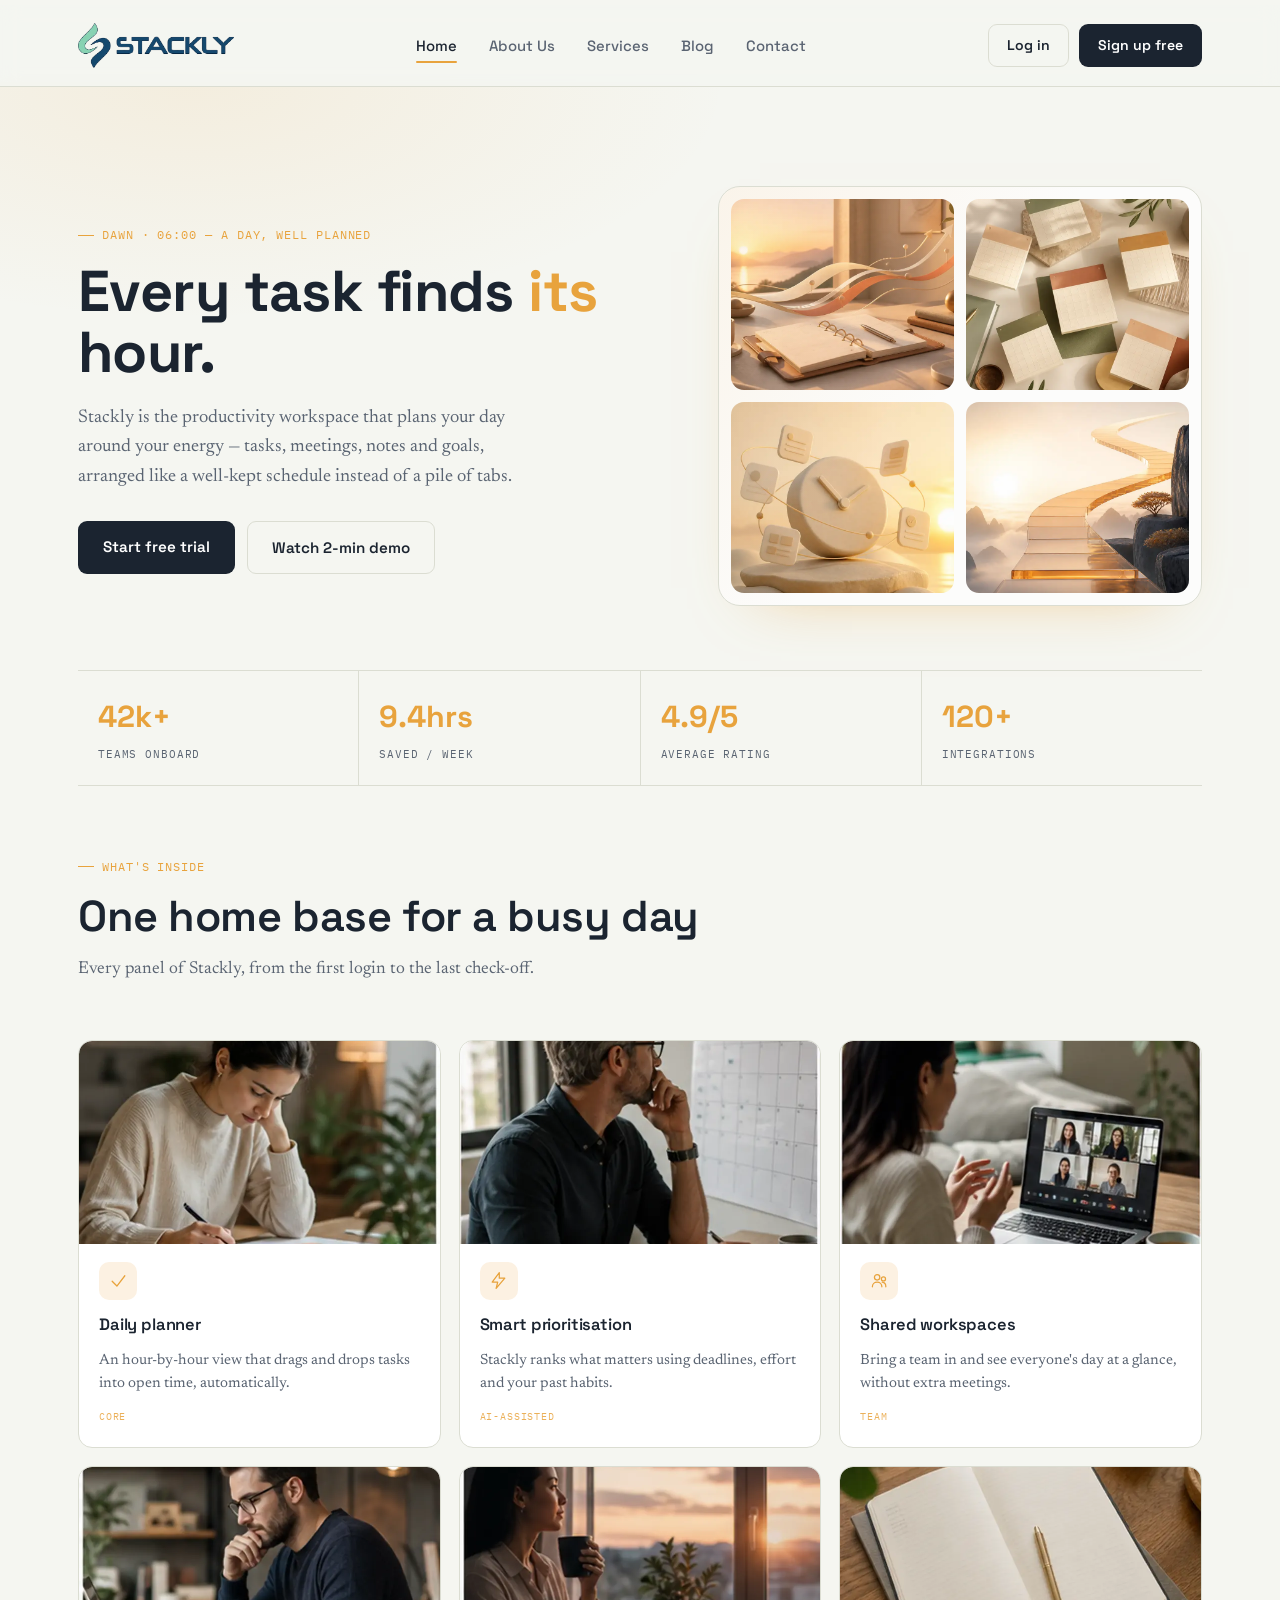
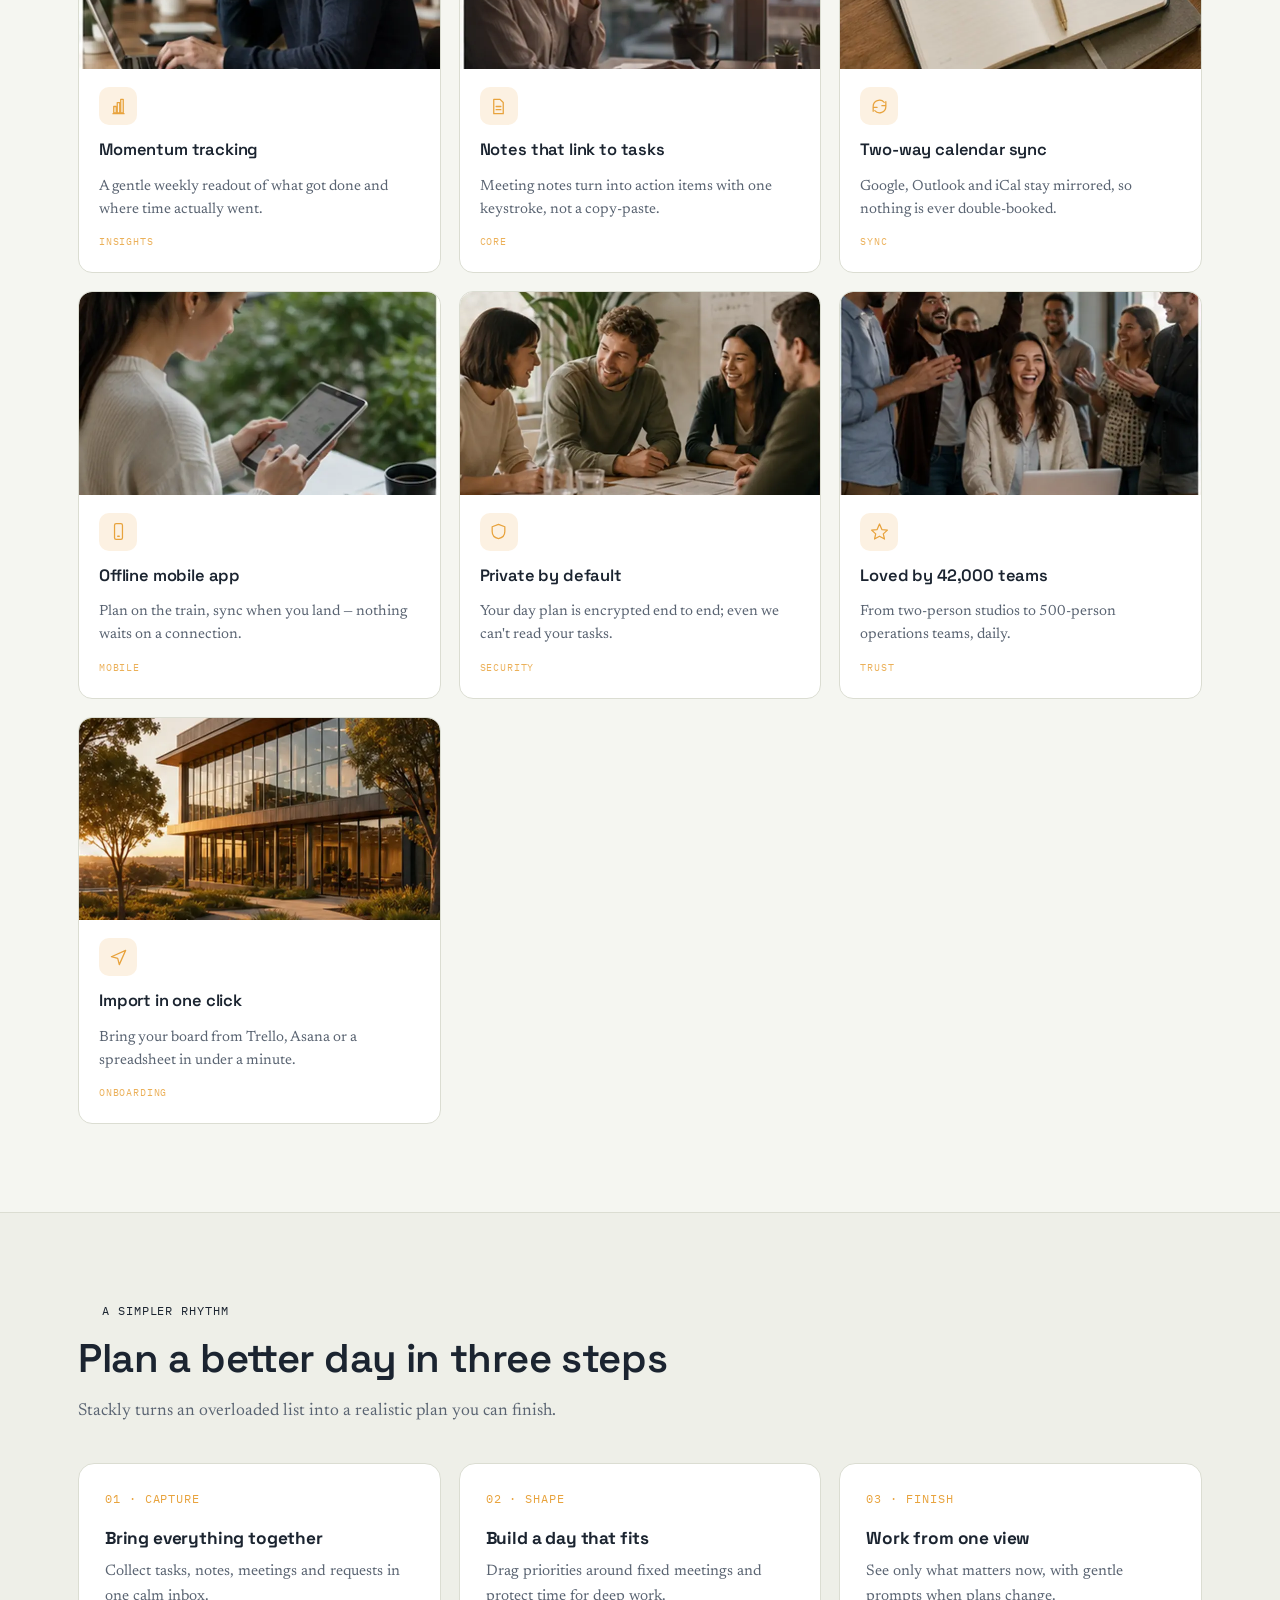
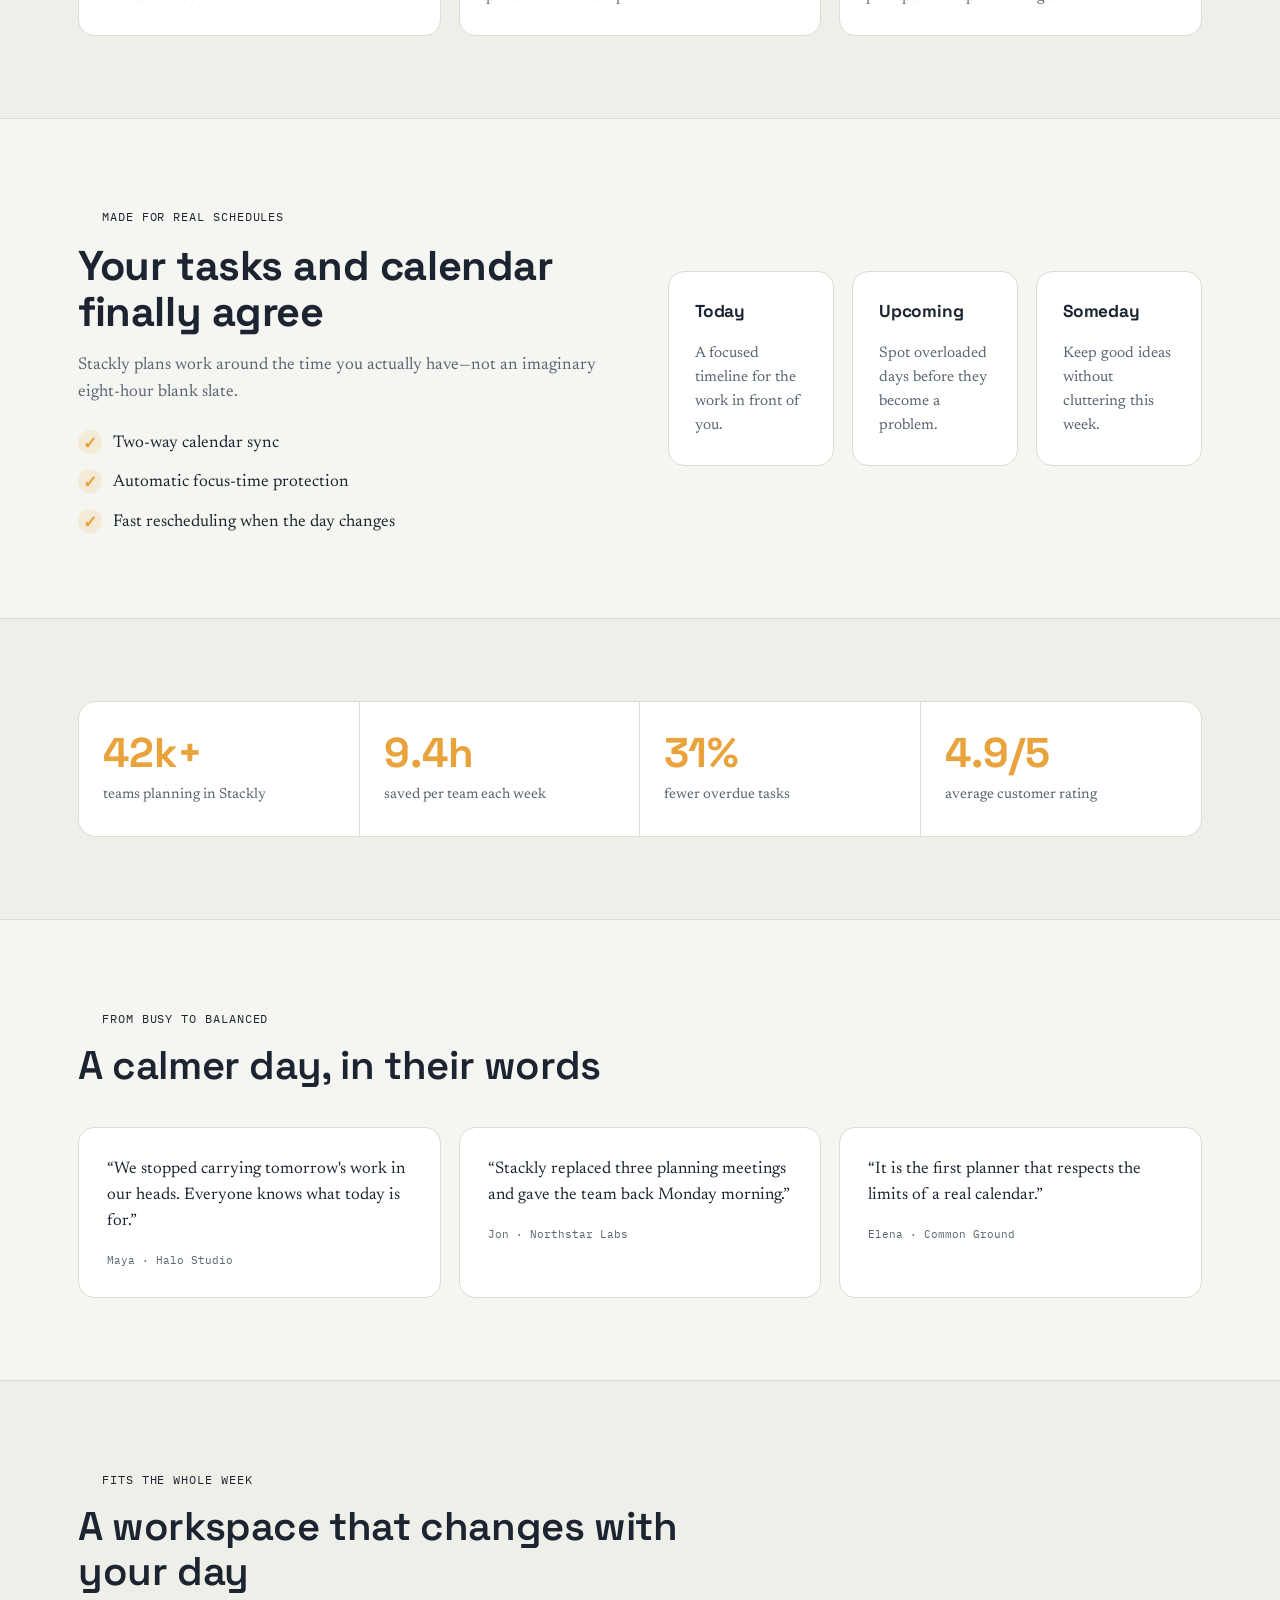
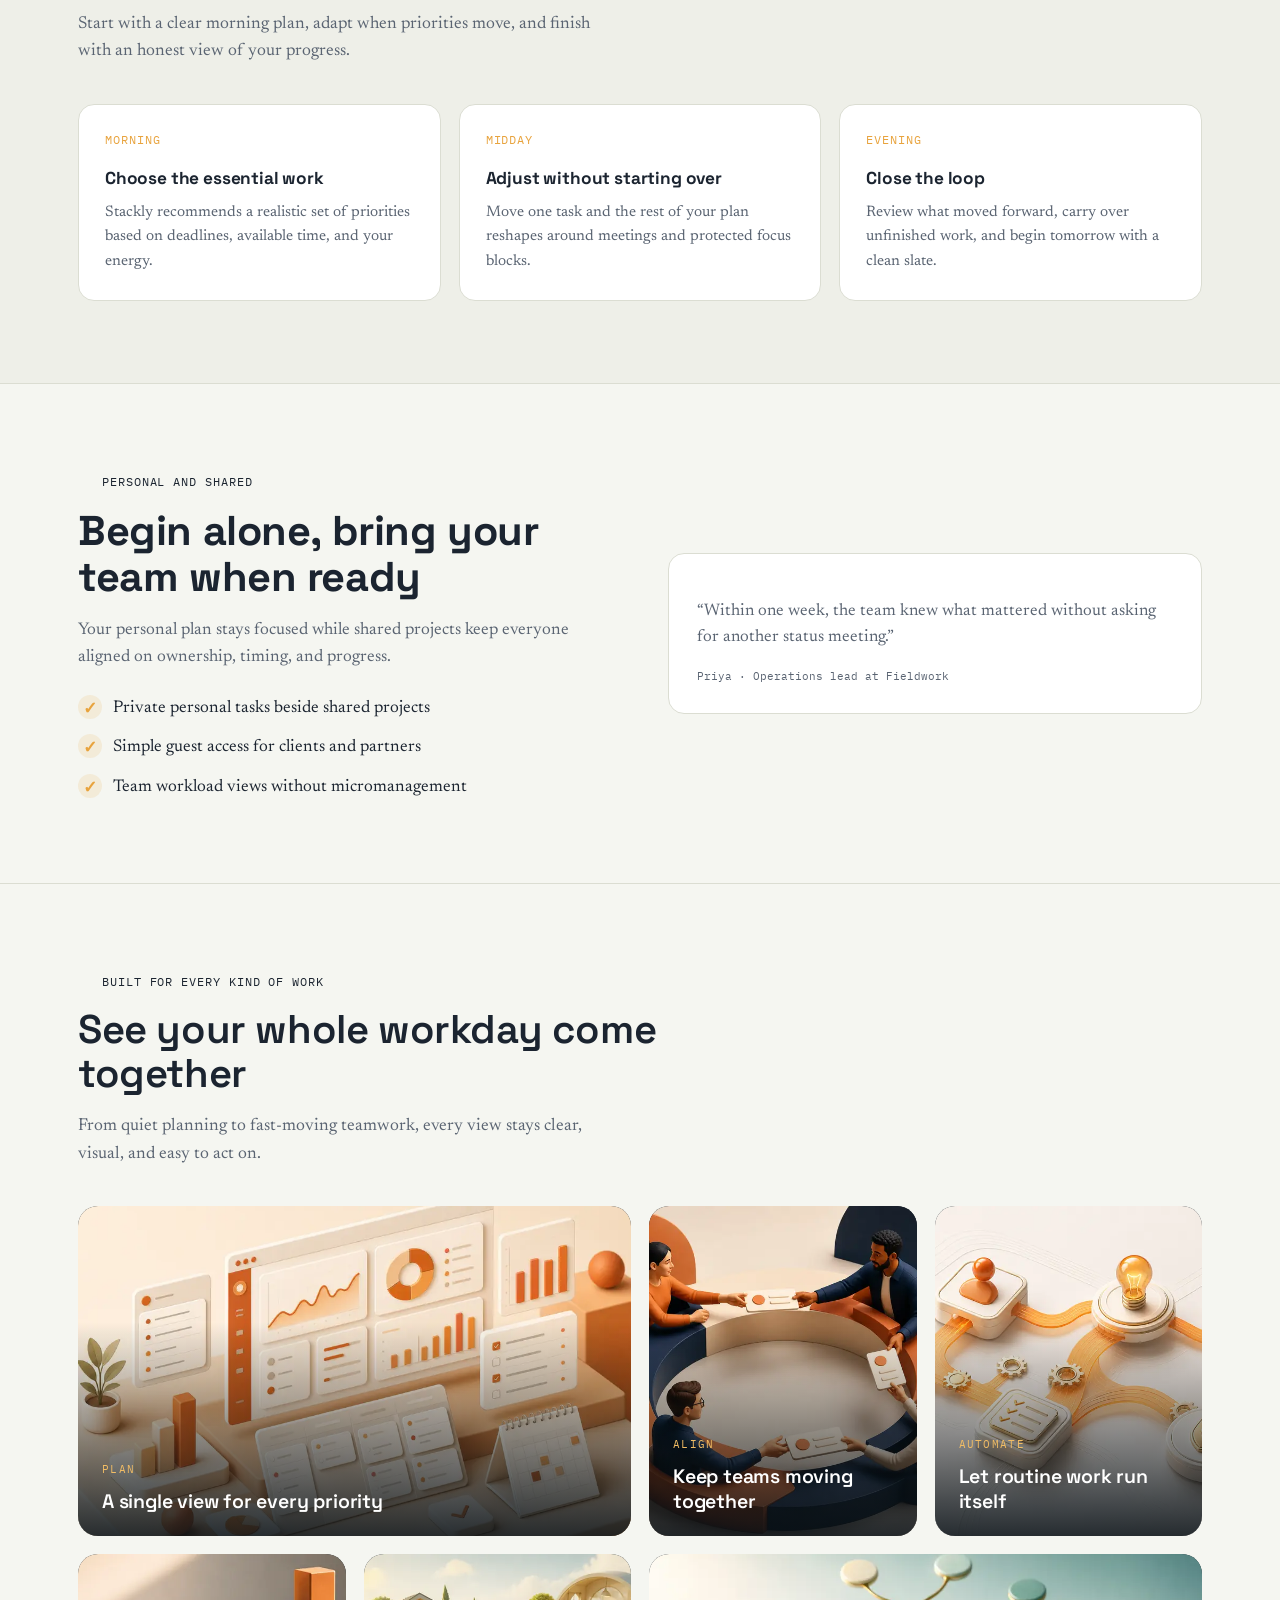
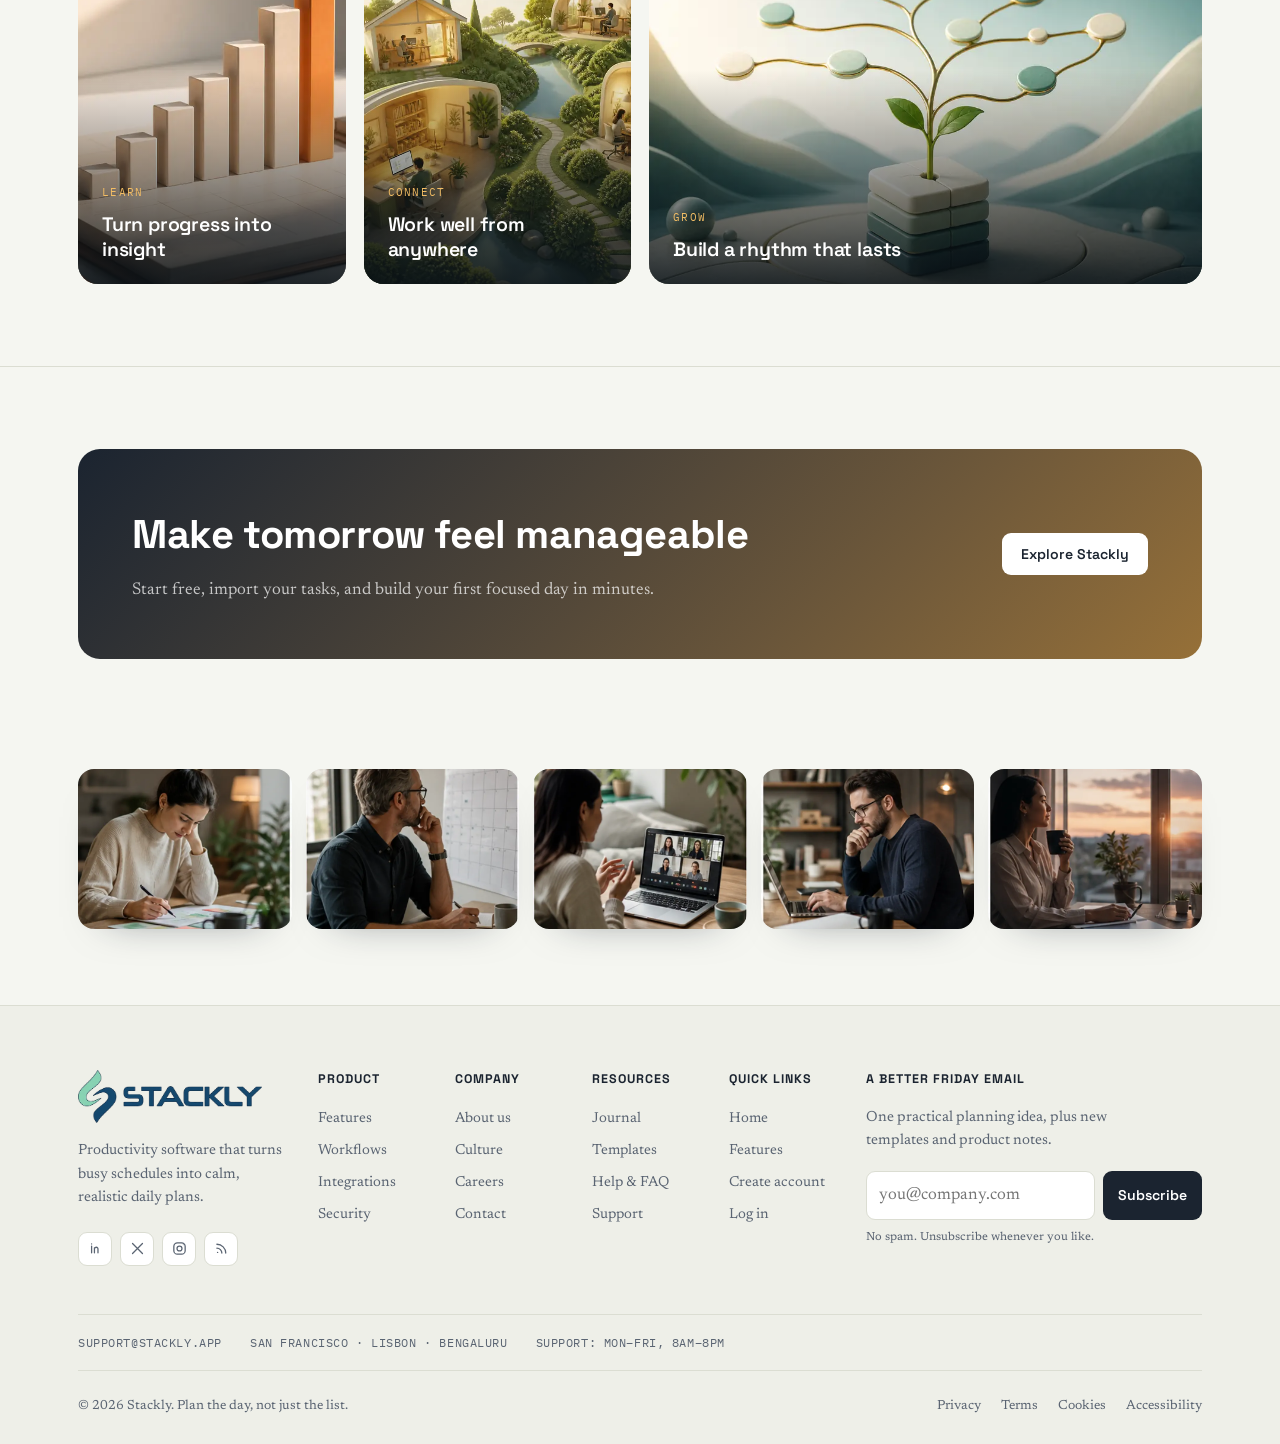
<file: index.html>
<!DOCTYPE html>
<html lang="en">
<head>
<meta charset="UTF-8">
<meta name="viewport" content="width=device-width, initial-scale=1.0">
<title>Stackly — Productivity software for a well-run day</title>
<link rel="preconnect" href="https://fonts.googleapis.com">
<link rel="preconnect" href="https://fonts.gstatic.com" crossorigin>
<link href="https://fonts.googleapis.com/css2?family=Space+Grotesk:wght@400;500;600;700&family=Newsreader:ital,opsz,wght@0,6..72,400;0,6..72,500;1,6..72,400&family=IBM+Plex+Mono:wght@400;500&display=swap" rel="stylesheet">
<link rel="stylesheet" href="styles.css">
</head>
<body data-page="home">
<!-- SVG ICON SPRITE -->
<svg style="display:none" aria-hidden="true">
  <symbol id="i-check" viewBox="0 0 24 24"><polyline points="4,13 10,19 20,6"/></symbol>
  <symbol id="i-calendar" viewBox="0 0 24 24"><rect x="3" y="5" width="18" height="16" rx="2"/><line x1="3" y1="10" x2="21" y2="10"/><line x1="8" y1="3" x2="8" y2="7"/><line x1="16" y1="3" x2="16" y2="7"/></symbol>
  <symbol id="i-clock" viewBox="0 0 24 24"><circle cx="12" cy="12" r="9"/><polyline points="12,7 12,12 16,14"/></symbol>
  <symbol id="i-users" viewBox="0 0 24 24"><circle cx="9" cy="8" r="3.4"/><circle cx="17" cy="10" r="2.6"/><path d="M3 20c0-3.6 2.7-6 6-6s6 2.4 6 6"/><path d="M15.5 14.2c2.5.3 4.5 2.3 4.5 5.8"/></symbol>
  <symbol id="i-chart" viewBox="0 0 24 24"><line x1="5" y1="21" x2="19" y2="21"/><rect x="6" y="12" width="3.2" height="8"/><rect x="10.4" y="7" width="3.2" height="13"/><rect x="14.8" y="3" width="3.2" height="17"/></symbol>
  <symbol id="i-chat" viewBox="0 0 24 24"><path d="M4 5h16v11H8l-4 4z"/></symbol>
  <symbol id="i-doc" viewBox="0 0 24 24"><path d="M6 3h8l4 4v14H6z"/><line x1="9" y1="12" x2="15" y2="12"/><line x1="9" y1="16" x2="15" y2="16"/></symbol>
  <symbol id="i-bolt" viewBox="0 0 24 24"><polygon points="13,2 4,14 11,14 9,22 20,9 13,9"/></symbol>
  <symbol id="i-target" viewBox="0 0 24 24"><circle cx="12" cy="12" r="9"/><circle cx="12" cy="12" r="5"/><circle cx="12" cy="12" r="1"/></symbol>
  <symbol id="i-gear" viewBox="0 0 24 24"><circle cx="12" cy="12" r="3.4"/><path d="M12 3v3M12 18v3M3 12h3M18 12h3M5.6 5.6l2.1 2.1M16.3 16.3l2.1 2.1M18.4 5.6l-2.1 2.1M7.7 16.3l-2.1 2.1"/></symbol>
  <symbol id="i-globe" viewBox="0 0 24 24"><circle cx="12" cy="12" r="9"/><ellipse cx="12" cy="12" rx="4" ry="9"/><line x1="3" y1="12" x2="21" y2="12"/></symbol>
  <symbol id="i-shield" viewBox="0 0 24 24"><path d="M12 3l8 3v6c0 5-3.5 8-8 9-4.5-1-8-4-8-9V6z"/></symbol>
  <symbol id="i-mail" viewBox="0 0 24 24"><rect x="3" y="5" width="18" height="14" rx="2"/><polyline points="3,6 12,13 21,6"/></symbol>
  <symbol id="i-pin" viewBox="0 0 24 24"><path d="M12 21s7-6.5 7-11.5A7 7 0 0 0 5 9.5C5 14.5 12 21 12 21z"/><circle cx="12" cy="9.5" r="2.3"/></symbol>
  <symbol id="i-star" viewBox="0 0 24 24"><polygon points="12,2.5 15,9.5 22,10.3 16.8,15 18.3,21.5 12,18 5.7,21.5 7.2,15 2,10.3 9,9.5"/></symbol>
  <symbol id="i-folder" viewBox="0 0 24 24"><path d="M3 6h6l2 2h10v11H3z"/></symbol>
  <symbol id="i-sync" viewBox="0 0 24 24"><path d="M4 12a8 8 0 0 1 14-5.3M20 6v5h-5"/><path d="M20 12a8 8 0 0 1-14 5.3M4 18v-5h5"/></symbol>
  <symbol id="i-mobile" viewBox="0 0 24 24"><rect x="7" y="2" width="10" height="20" rx="2"/><line x1="11" y1="18" x2="13" y2="18"/></symbol>
  <symbol id="i-heart" viewBox="0 0 24 24"><path d="M12 21s-8-4.6-8-11a5 5 0 0 1 9-3 5 5 0 0 1 9 3c0 6.4-8 11-8 11z"/></symbol>
  <symbol id="i-award" viewBox="0 0 24 24"><circle cx="12" cy="8" r="5"/><path d="M8.5 12.5L7 21l5-2.5L17 21l-1.5-8.5"/></symbol>
  <symbol id="i-briefcase" viewBox="0 0 24 24"><rect x="3" y="7" width="18" height="13" rx="2"/><path d="M8 7V5a2 2 0 0 1 2-2h4a2 2 0 0 1 2 2v2"/></symbol>
  <symbol id="i-search" viewBox="0 0 24 24"><circle cx="10.5" cy="10.5" r="6.5"/><line x1="21" y1="21" x2="15.3" y2="15.3"/></symbol>
  <symbol id="i-send" viewBox="0 0 24 24"><polygon points="3,11 21,3 13,21 11,13"/></symbol>
  <symbol id="i-layers" viewBox="0 0 24 24"><polygon points="12,3 21,8 12,13 3,8"/><polyline points="3,14 12,19 21,14"/></symbol>
  <symbol id="i-flag" viewBox="0 0 24 24"><line x1="5" y1="3" x2="5" y2="21"/><path d="M5 4h14l-3 4 3 4H5"/></symbol>
</svg>

<!-- HEADER -->
<header id="site-header">
  <div class="header-in">
    <a href="index.html" class="logo"><img src="assets/images/stackly-logo.webp" alt="Stackly" class="brand-logo"></a>
    <div class="scrim" id="scrim"></div>
    <nav class="primary" id="primary-nav">
      <a href="index.html" data-nav="home">Home</a>
      <a href="about.html" data-nav="about">About Us</a>
      <a href="services.html" data-nav="services">Services</a>
      <a href="blog.html" data-nav="blog">Blog</a>
      <a href="contact.html" data-nav="contact">Contact</a>
      <div class="mobile-actions">
        <a class="btn btn-ghost" href="login.html">Log in</a>
        <a class="btn btn-solid" href="signup.html">Sign up free</a>
      </div>
    </nav>
    <div class="header-actions">
      <a class="btn btn-ghost" href="login.html">Log in</a>
      <a class="btn btn-solid" href="signup.html">Sign up free</a>
      <button class="hamburger" id="hamburger" aria-label="Toggle menu"><span></span><span></span><span></span></button>
    </div>
  </div>
</header>

<main>
<section class="page" id="home" style="--seg-color:var(--home-a); --seg-color-soft:#E8A33D26;">
  <div class="wrap"> 
    <div class="hero">
      <div>
        <span class="eyebrow mono">Dawn · 06:00 — a day, well planned</span>
        <h1>Every task finds <em>its</em> hour.</h1>
        <p class="lead">Stackly is the productivity workspace that plans your day around your energy — tasks, meetings, notes and goals, arranged like a well-kept schedule instead of a pile of tabs.</p>
        <div class="hero-cta">
          <a class="btn btn-solid" href="signup.html">Start free trial</a>
          <button class="btn btn-ghost">Watch 2-min demo</button>
        </div>
      </div>
      <div class="hero-mosaic hero-mosaic-home" aria-label="Stackly productivity scenes">
        <img src="assets/images/home-focus.webp" alt="A calm dawn workspace with a daily planner" width="900" height="620" fetchpriority="high">
        <img src="assets/images/home-calendar.webp" alt="Calendar blocks arranged on a cream desk" width="900" height="620">
        <img src="assets/images/home-clock.webp" alt="A sculptural clock surrounded by task cards" width="900" height="620">
        <img class="hero-image-fourth" src="assets/images/home-momentum.webp" alt="An abstract path showing forward momentum" width="900" height="620">
      </div>
    </div>

    <div class="stat-strip">
      <div class="stat"><div class="num">42k+</div><div class="lbl mono">Teams onboard</div></div>
      <div class="stat"><div class="num">9.4hrs</div><div class="lbl mono">Saved / week</div></div>
      <div class="stat"><div class="num">4.9/5</div><div class="lbl mono">Average rating</div></div>
      <div class="stat"><div class="num">120+</div><div class="lbl mono">Integrations</div></div>
    </div>

    <div class="section-head">
      <span class="eyebrow mono">What's inside</span>
      <h2>One home base for a busy day</h2>
      <p>Every panel of Stackly, from the first login to the last check-off.</p>
    </div>
    <div class="subgrid">
      <div class="subcard"><div class="icon-badge"><svg><use href="#i-check"/></svg></div><h3>Daily planner</h3><p>An hour-by-hour view that drags and drops tasks into open time, automatically.</p><span class="tag mono">Core</span></div>
      <div class="subcard"><div class="icon-badge"><svg><use href="#i-bolt"/></svg></div><h3>Smart prioritisation</h3><p>Stackly ranks what matters using deadlines, effort and your past habits.</p><span class="tag mono">AI-assisted</span></div>
      <div class="subcard"><div class="icon-badge"><svg><use href="#i-users"/></svg></div><h3>Shared workspaces</h3><p>Bring a team in and see everyone's day at a glance, without extra meetings.</p><span class="tag mono">Team</span></div>
      <div class="subcard"><div class="icon-badge"><svg><use href="#i-chart"/></svg></div><h3>Momentum tracking</h3><p>A gentle weekly readout of what got done and where time actually went.</p><span class="tag mono">Insights</span></div>
      <div class="subcard"><div class="icon-badge"><svg><use href="#i-doc"/></svg></div><h3>Notes that link to tasks</h3><p>Meeting notes turn into action items with one keystroke, not a copy-paste.</p><span class="tag mono">Core</span></div>
      <div class="subcard"><div class="icon-badge"><svg><use href="#i-sync"/></svg></div><h3>Two-way calendar sync</h3><p>Google, Outlook and iCal stay mirrored, so nothing is ever double-booked.</p><span class="tag mono">Sync</span></div>
      <div class="subcard"><div class="icon-badge"><svg><use href="#i-mobile"/></svg></div><h3>Offline mobile app</h3><p>Plan on the train, sync when you land — nothing waits on a connection.</p><span class="tag mono">Mobile</span></div>
      <div class="subcard"><div class="icon-badge"><svg><use href="#i-shield"/></svg></div><h3>Private by default</h3><p>Your day plan is encrypted end to end; even we can't read your tasks.</p><span class="tag mono">Security</span></div>
      <div class="subcard"><div class="icon-badge"><svg><use href="#i-star"/></svg></div><h3>Loved by 42,000 teams</h3><p>From two-person studios to 500-person operations teams, daily.</p><span class="tag mono">Trust</span></div>
      <div class="subcard"><div class="icon-badge"><svg><use href="#i-send"/></svg></div><h3>Import in one click</h3><p>Bring your board from Trello, Asana or a spreadsheet in under a minute.</p><span class="tag mono">Onboarding</span></div>
    </div>
  </div>
</section>

<section class="content-section soft" aria-labelledby="home-how-title">
  <div class="wrap">
    <div class="section-head"><span class="eyebrow mono">A simpler rhythm</span><h2 id="home-how-title">Plan a better day in three steps</h2><p>Stackly turns an overloaded list into a realistic plan you can finish.</p></div>
    <div class="feature-grid">
      <article class="feature-panel"><span class="step-num mono">01 · Capture</span><h3>Bring everything together</h3><p>Collect tasks, notes, meetings and requests in one calm inbox.</p></article>
      <article class="feature-panel"><span class="step-num mono">02 · Shape</span><h3>Build a day that fits</h3><p>Drag priorities around fixed meetings and protect time for deep work.</p></article>
      <article class="feature-panel"><span class="step-num mono">03 · Finish</span><h3>Work from one view</h3><p>See only what matters now, with gentle prompts when plans change.</p></article>
    </div>
  </div>
</section>

<section class="content-section" aria-labelledby="home-work-title">
  <div class="wrap split-feature"><div><span class="eyebrow mono">Made for real schedules</span><h2 id="home-work-title">Your tasks and calendar finally agree</h2><p>Stackly plans work around the time you actually have—not an imaginary eight-hour blank slate.</p><ul class="check-list"><li>Two-way calendar sync</li><li>Automatic focus-time protection</li><li>Fast rescheduling when the day changes</li></ul></div><div class="feature-grid"><article class="feature-panel"><h3>Today</h3><p>A focused timeline for the work in front of you.</p></article><article class="feature-panel"><h3>Upcoming</h3><p>Spot overloaded days before they become a problem.</p></article><article class="feature-panel"><h3>Someday</h3><p>Keep good ideas without cluttering this week.</p></article></div></div>
</section>

<section class="content-section soft" aria-label="Stackly results">
  <div class="wrap"><div class="metric-grid"><div class="metric-box"><strong>42k+</strong><span>teams planning in Stackly</span></div><div class="metric-box"><strong>9.4h</strong><span>saved per team each week</span></div><div class="metric-box"><strong>31%</strong><span>fewer overdue tasks</span></div><div class="metric-box"><strong>4.9/5</strong><span>average customer rating</span></div></div></div>
</section>

<section class="content-section" aria-labelledby="home-trust-title">
  <div class="wrap"><div class="section-head"><span class="eyebrow mono">From busy to balanced</span><h2 id="home-trust-title">A calmer day, in their words</h2></div><div class="quote-grid"><blockquote class="quote-card"><p>“We stopped carrying tomorrow's work in our heads. Everyone knows what today is for.”</p><footer>Maya · Halo Studio</footer></blockquote><blockquote class="quote-card"><p>“Stackly replaced three planning meetings and gave the team back Monday morning.”</p><footer>Jon · Northstar Labs</footer></blockquote><blockquote class="quote-card"><p>“It is the first planner that respects the limits of a real calendar.”</p><footer>Elena · Common Ground</footer></blockquote></div></div>
</section>

<section class="content-section soft" aria-labelledby="home-rhythm-title"><div class="wrap"><div class="section-head"><span class="eyebrow mono">Fits the whole week</span><h2 id="home-rhythm-title">A workspace that changes with your day</h2><p>Start with a clear morning plan, adapt when priorities move, and finish with an honest view of your progress.</p></div><div class="feature-grid"><article class="feature-panel"><span class="step-num mono">Morning</span><h3>Choose the essential work</h3><p>Stackly recommends a realistic set of priorities based on deadlines, available time, and your energy.</p></article><article class="feature-panel"><span class="step-num mono">Midday</span><h3>Adjust without starting over</h3><p>Move one task and the rest of your plan reshapes around meetings and protected focus blocks.</p></article><article class="feature-panel"><span class="step-num mono">Evening</span><h3>Close the loop</h3><p>Review what moved forward, carry over unfinished work, and begin tomorrow with a clean slate.</p></article></div></div></section>

<section class="content-section" aria-labelledby="home-teams-title"><div class="wrap split-feature"><div><span class="eyebrow mono">Personal and shared</span><h2 id="home-teams-title">Begin alone, bring your team when ready</h2><p>Your personal plan stays focused while shared projects keep everyone aligned on ownership, timing, and progress.</p><ul class="check-list"><li>Private personal tasks beside shared projects</li><li>Simple guest access for clients and partners</li><li>Team workload views without micromanagement</li></ul></div><div class="quote-card"><p>“Within one week, the team knew what mattered without asking for another status meeting.”</p><footer>Priya · Operations lead at Fieldwork</footer></div></div></section>

<section class="content-section image-story" aria-labelledby="home-visual-title">
  <div class="wrap">
    <div class="section-head"><span class="eyebrow mono">Built for every kind of work</span><h2 id="home-visual-title">See your whole workday come together</h2><p>From quiet planning to fast-moving teamwork, every view stays clear, visual, and easy to act on.</p></div>
    <div class="image-story-grid">
      <article class="image-story-card image-story-card--wide"><img src="assets/images/services-dashboard.webp" alt="Stackly project dashboard on a modern workspace" loading="lazy"><div><span class="mono">Plan</span><h3>A single view for every priority</h3></div></article>
      <article class="image-story-card"><img src="assets/images/services-team.webp" alt="Team collaborating around a shared project plan" loading="lazy"><div><span class="mono">Align</span><h3>Keep teams moving together</h3></div></article>
      <article class="image-story-card"><img src="assets/images/services-automation.webp" alt="Automated productivity workflow in motion" loading="lazy"><div><span class="mono">Automate</span><h3>Let routine work run itself</h3></div></article>
      <article class="image-story-card"><img src="assets/images/services-insights.webp" alt="Productivity insights and progress reporting" loading="lazy"><div><span class="mono">Learn</span><h3>Turn progress into insight</h3></div></article>
      <article class="image-story-card"><img src="assets/images/about-remote.webp" alt="Remote colleagues collaborating from bright workspaces" loading="lazy"><div><span class="mono">Connect</span><h3>Work well from anywhere</h3></div></article>
      <article class="image-story-card image-story-card--wide"><img src="assets/images/about-growth.webp" alt="Creative team celebrating sustainable growth" loading="lazy"><div><span class="mono">Grow</span><h3>Build a rhythm that lasts</h3></div></article>
    </div>
  </div>
</section>

<section class="content-section" aria-labelledby="home-start-title">
  <div class="wrap"><div class="section-cta"><div><h2 id="home-start-title">Make tomorrow feel manageable</h2><p>Start free, import your tasks, and build your first focused day in minutes.</p></div><a class="btn" href="services.html">Explore Stackly</a></div></div>
</section>
<section class="editorial-strip" aria-label="Stackly workday gallery"><div class="wrap editorial-grid editorial-grid--five">
  <img src="assets/images/editorial-01.webp" alt="Professional planning a focused workday" loading="lazy"><img src="assets/images/editorial-02.webp" alt="Calendar planning session" loading="lazy"><img src="assets/images/editorial-03.webp" alt="Remote team meeting" loading="lazy"><img src="assets/images/editorial-08.webp" alt="Professional working in deep focus" loading="lazy"><img src="assets/images/editorial-12.webp" alt="Calm end-of-day review" loading="lazy">
</div></section>
</main>

<footer class="site-footer">
  <div class="wrap">
    <div class="footer-grid">
      <div class="footer-brand">
        <a href="index.html" class="logo"><img src="assets/images/stackly-logo.webp" alt="Stackly" class="brand-logo"></a>
        <p>Productivity software that turns busy schedules into calm, realistic daily plans.</p>
<div class="footer-socials" aria-label="Social media">
          <a href="404.html" aria-label="Stackly on LinkedIn"><svg viewBox="0 0 24 24" aria-hidden="true"><path d="M6.5 8.5V18M6.5 5.5v.1M10.5 18v-5.3c0-2.3 3-3.3 4.5-1.5.4.5.5 1.2.5 2V18M10.5 11v7"/></svg></a>
          <a href="404.html" aria-label="Stackly on X"><svg viewBox="0 0 24 24" aria-hidden="true"><path d="M5 5l14 14M19 5L5 19"/></svg></a>
          <a href="404.html" aria-label="Stackly on Instagram"><svg viewBox="0 0 24 24" aria-hidden="true"><rect x="4" y="4" width="16" height="16" rx="5"/><circle cx="12" cy="12" r="3.5"/><circle cx="17.3" cy="6.8" r=".7" class="icon-fill"/></svg></a>
          <a href="404.html" aria-label="Stackly RSS feed"><svg viewBox="0 0 24 24" aria-hidden="true"><circle cx="6.5" cy="17.5" r="1" class="icon-fill"/><path d="M5.5 11.5a7 7 0 0 1 7 7M5.5 6a12.5 12.5 0 0 1 12.5 12.5"/></svg></a>
        </div>
      </div>
      <div class="footer-column"><h2>Product</h2><a href="services.html">Features</a><a href="services.html#services-flow-title">Workflows</a><a href="services.html#services-integrations-title">Integrations</a><a href="services.html#services-security-title">Security</a></div>
      <div class="footer-column"><h2>Company</h2><a href="about.html">About us</a><a href="about.html#about-culture-title">Culture</a><a href="about.html#about-join-title">Careers</a><a href="contact.html">Contact</a></div>
      <div class="footer-column"><h2>Resources</h2><a href="blog.html">Journal</a><a href="blog.html#blog-library-title">Templates</a><a href="contact.html#contact-faq-title">Help & FAQ</a><a href="contact.html#contact-route-title">Support</a></div>
      <div class="footer-column"><h2>Quick Links</h2><a href="index.html">Home</a><a href="services.html">Features</a><a href="signup.html">Create account</a><a href="login.html">Log in</a></div>
      <div class="footer-newsletter">
        <h2>A better Friday email</h2><p>One practical planning idea, plus new templates and product notes.</p>
        <form class="footer-form"><label class="sr-only" for="footer-email-index">Email address</label><input id="footer-email-index" type="email" placeholder="you@company.com" required><button type="submit" class="btn btn-solid">Subscribe</button></form>
        <span class="footer-note">No spam. Unsubscribe whenever you like.</span>
      </div>
    </div>
    <div class="footer-contact"><span>support@stackly.app</span><span>San Francisco · Lisbon · Bengaluru</span><span>Support: Mon–Fri, 8am–8pm</span></div>
    <div class="footer-bottom"><span>© 2026 Stackly. Plan the day, not just the list.</span><div class="foot-links"><a href="404.html">Privacy</a><a href="404.html">Terms</a><a href="404.html">Cookies</a><a href="404.html">Accessibility</a></div></div>
  </div>
</footer>
<script src="app.js"></script>
</body>
</html>
</file>
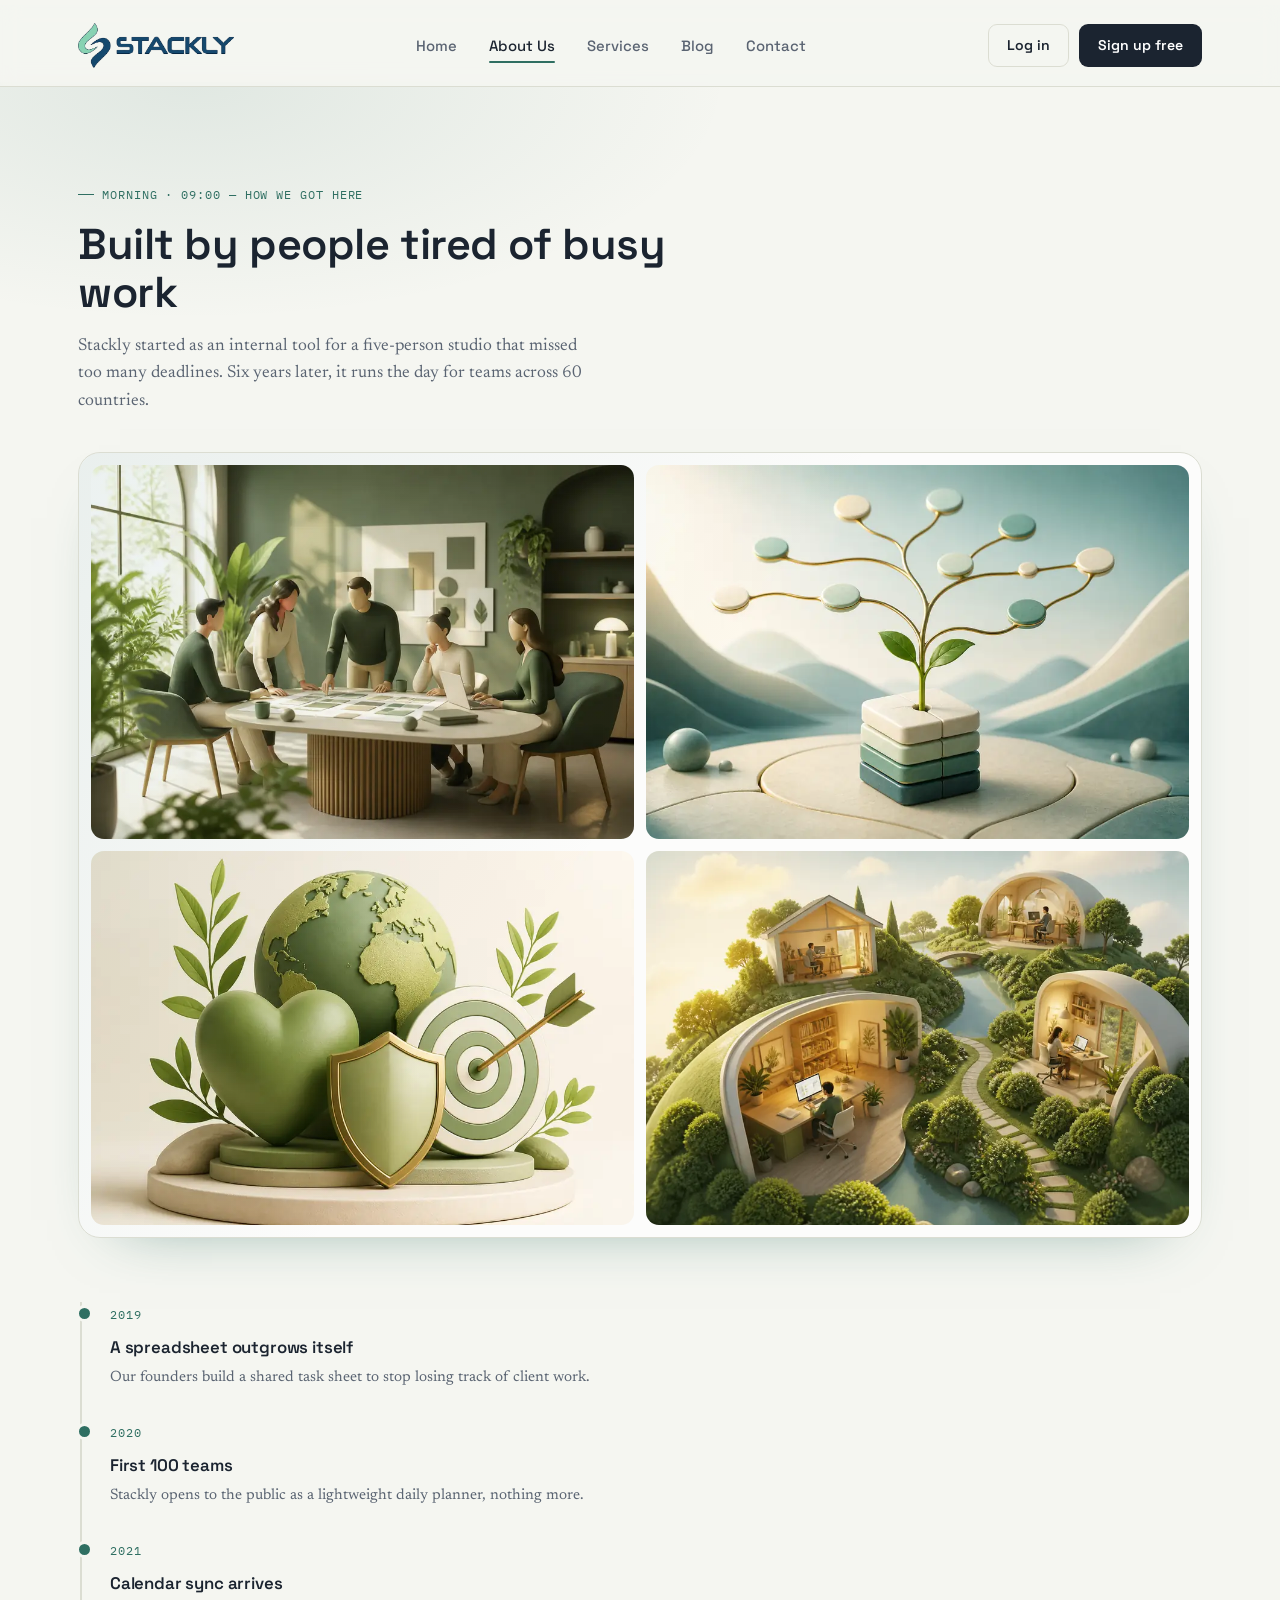
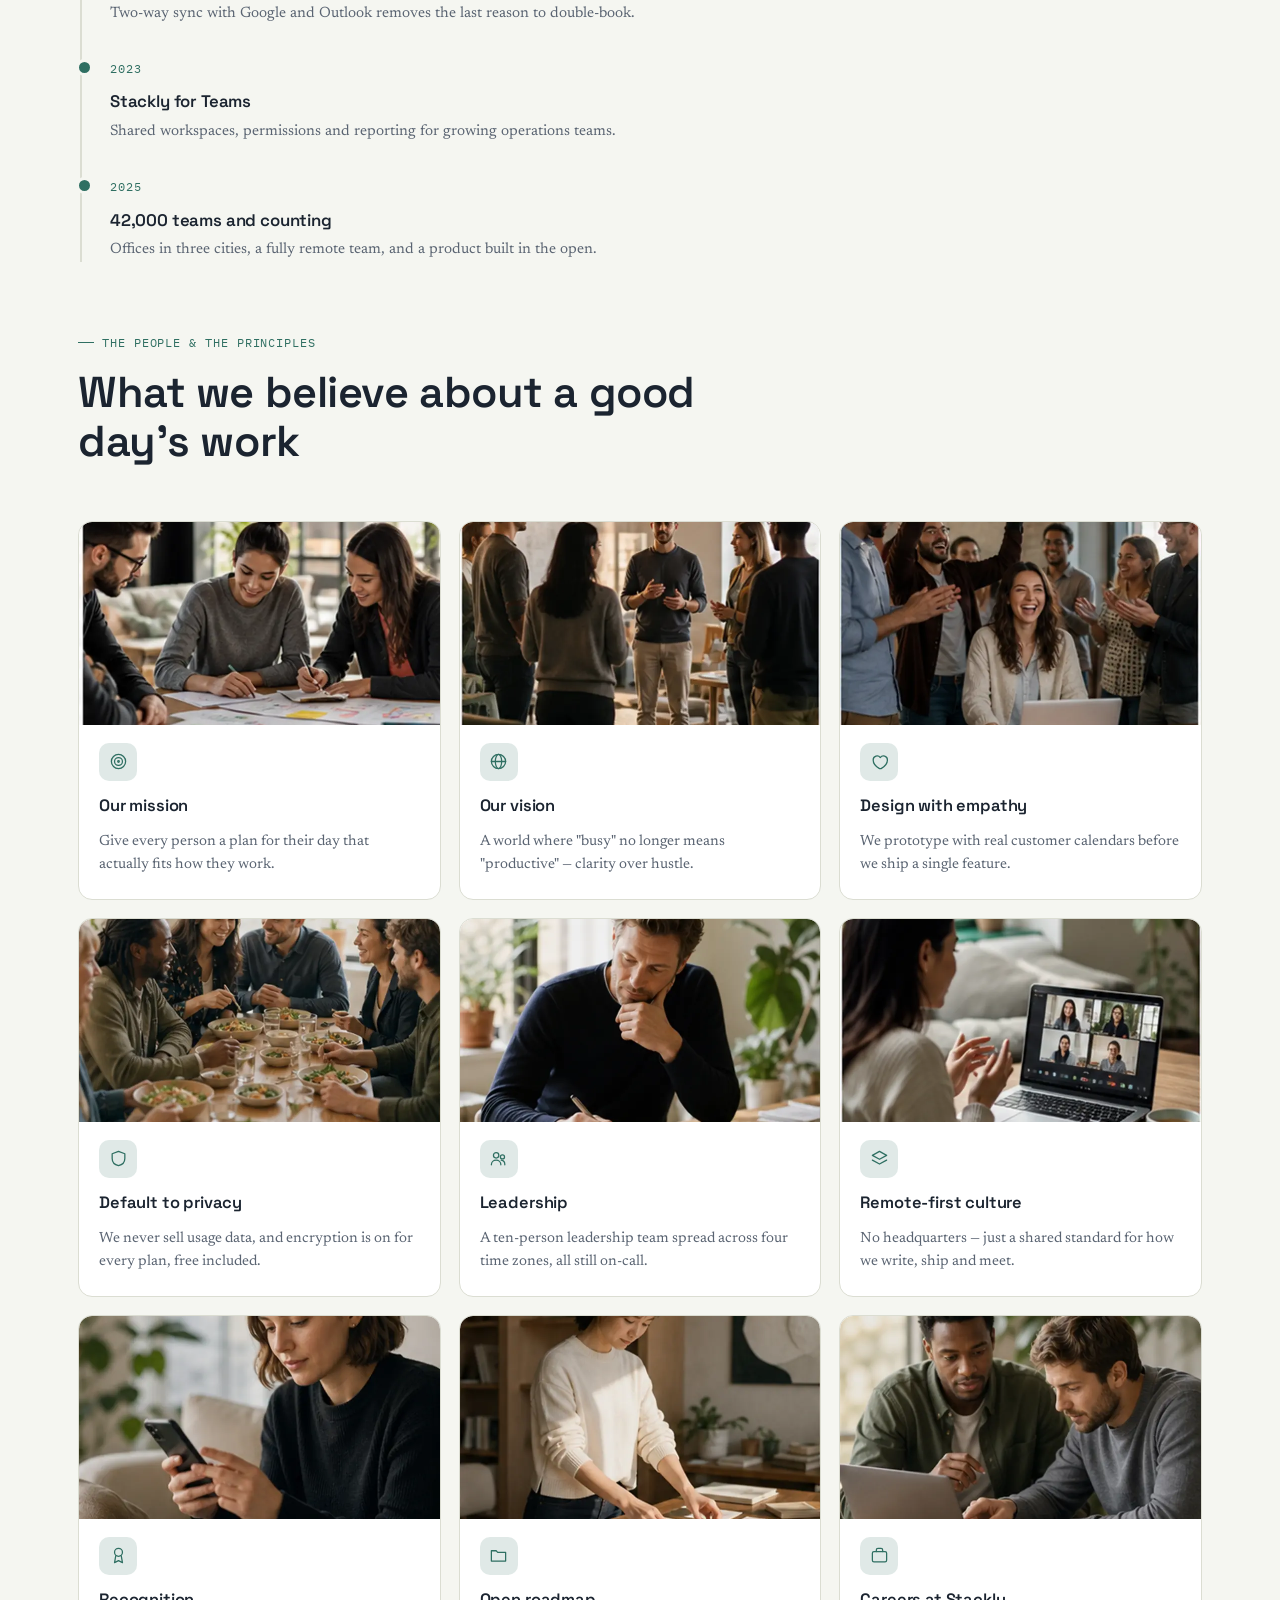
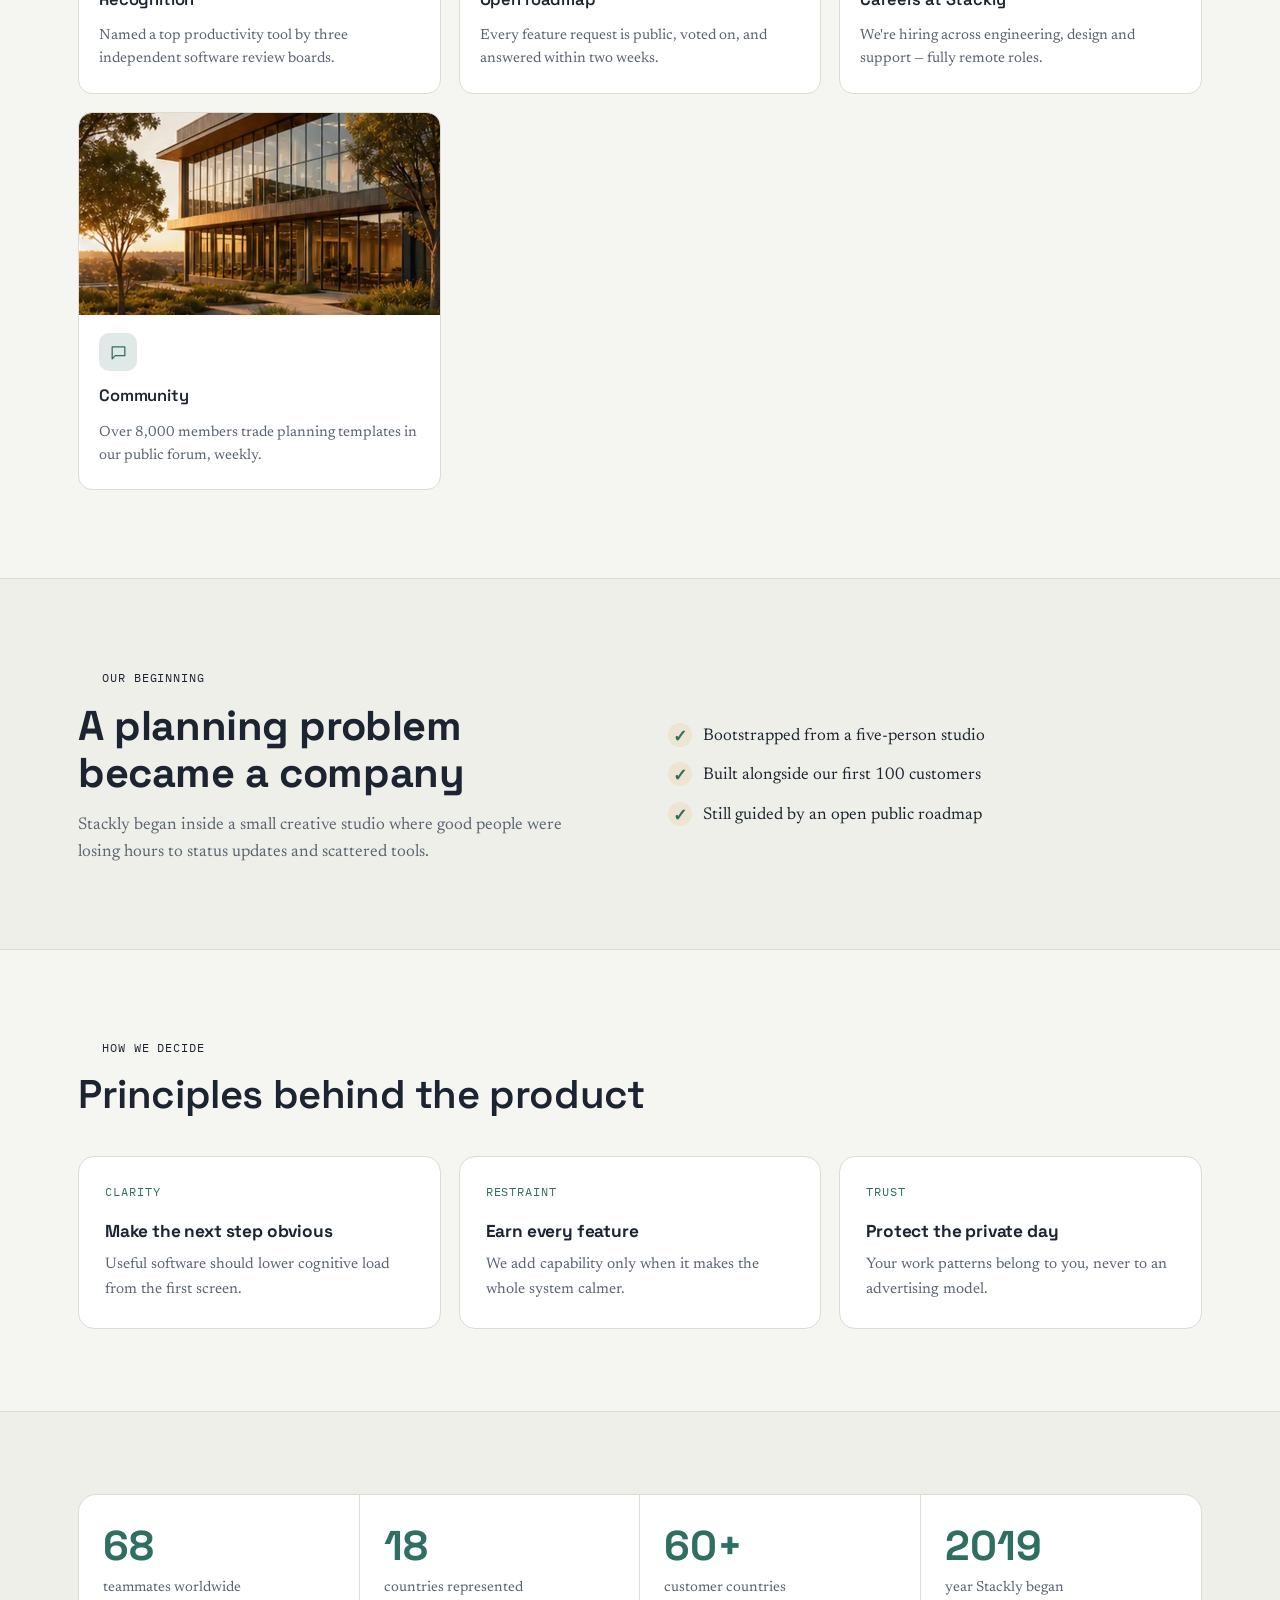
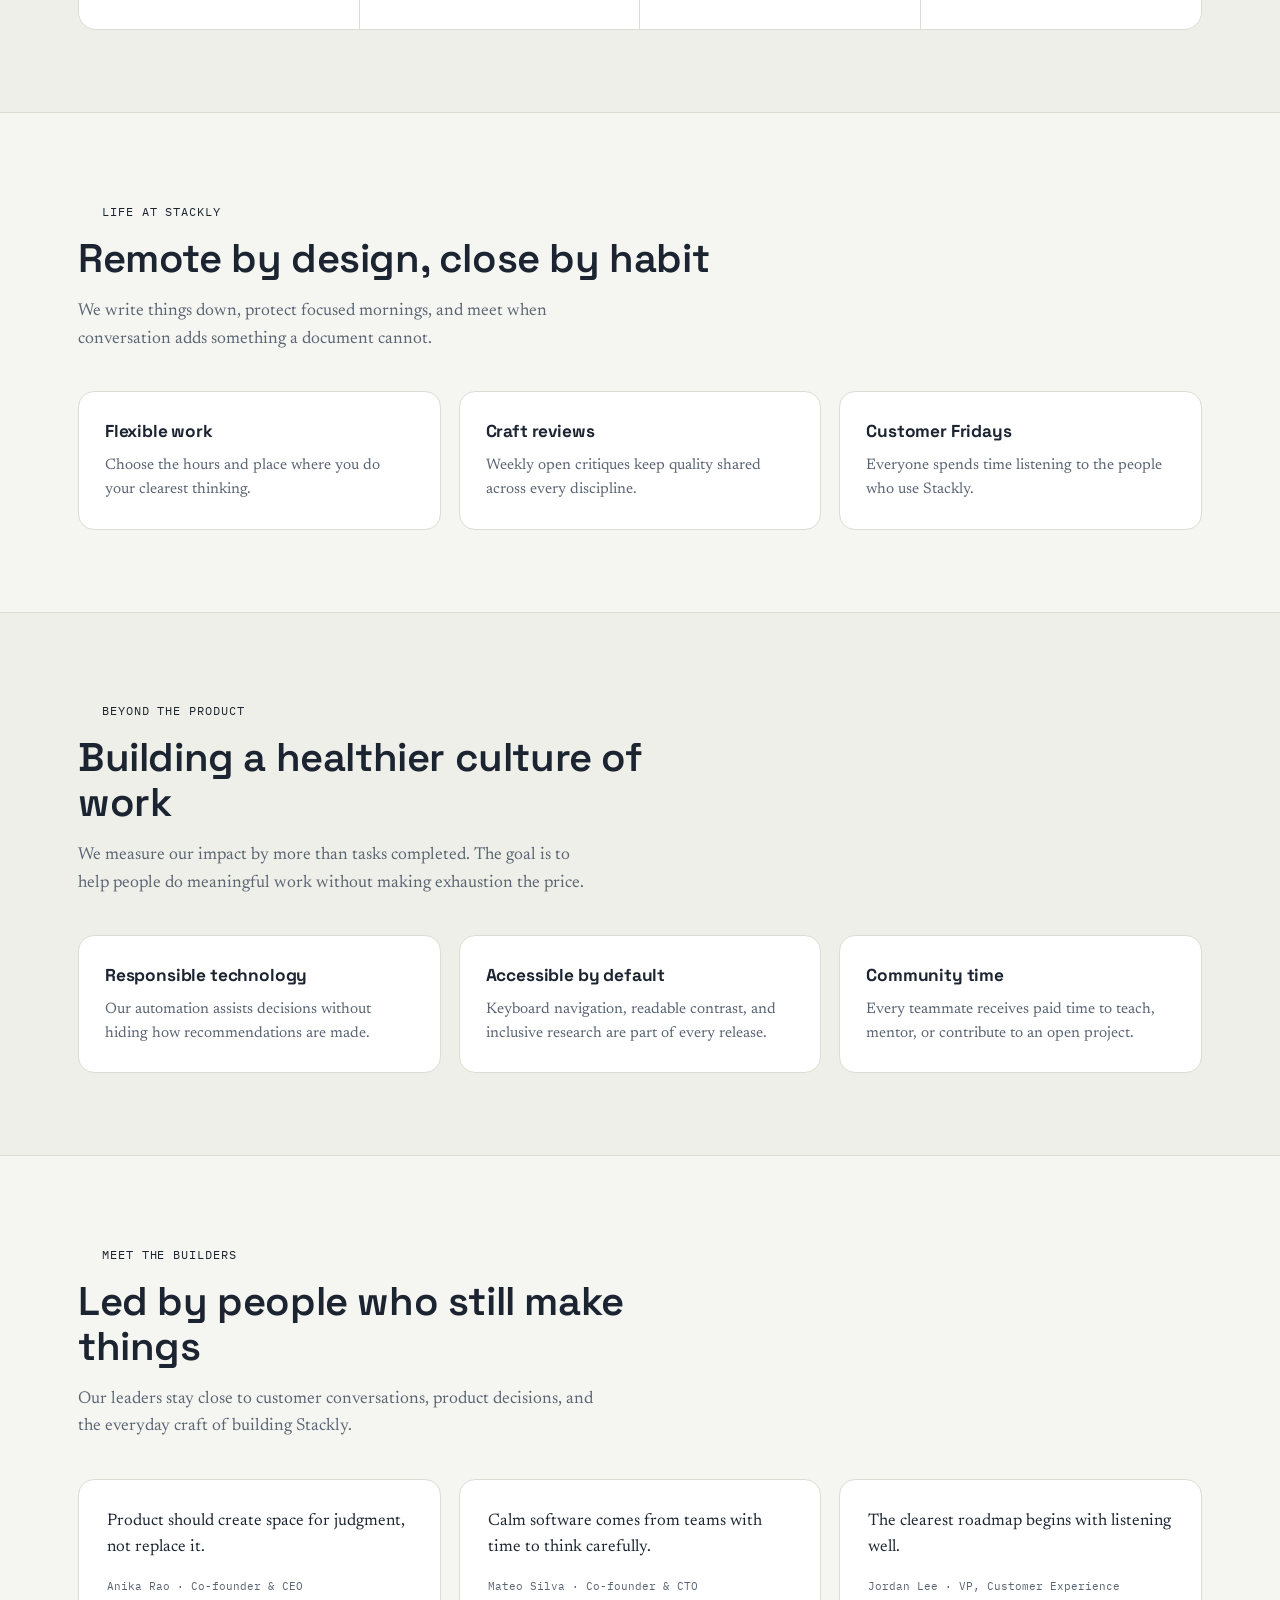
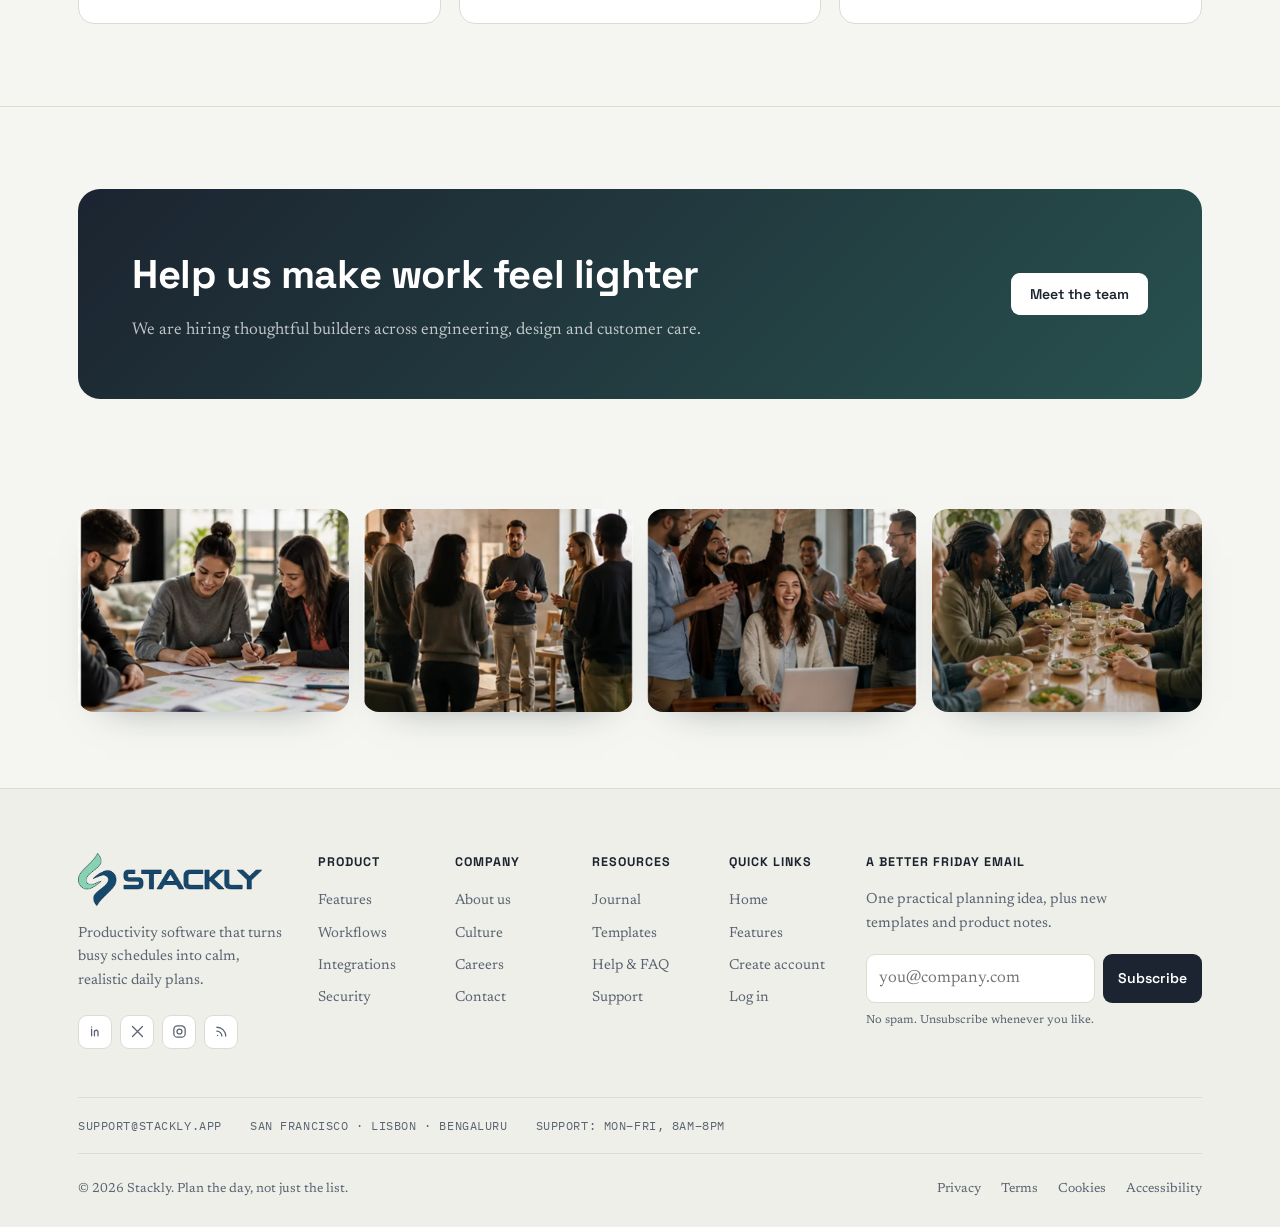
<file: about.html>
<!DOCTYPE html>
<html lang="en">
<head>
<meta charset="UTF-8">
<meta name="viewport" content="width=device-width, initial-scale=1.0">
<title>About Us — Stackly</title>
<link rel="preconnect" href="https://fonts.googleapis.com">
<link rel="preconnect" href="https://fonts.gstatic.com" crossorigin>
<link href="https://fonts.googleapis.com/css2?family=Space+Grotesk:wght@400;500;600;700&family=Newsreader:ital,opsz,wght@0,6..72,400;0,6..72,500;1,6..72,400&family=IBM+Plex+Mono:wght@400;500&display=swap" rel="stylesheet">
<link rel="stylesheet" href="styles.css">
</head>
<body data-page="about">
<!-- SVG ICON SPRITE -->
<svg style="display:none" aria-hidden="true">
  <symbol id="i-check" viewBox="0 0 24 24"><polyline points="4,13 10,19 20,6"/></symbol>
  <symbol id="i-calendar" viewBox="0 0 24 24"><rect x="3" y="5" width="18" height="16" rx="2"/><line x1="3" y1="10" x2="21" y2="10"/><line x1="8" y1="3" x2="8" y2="7"/><line x1="16" y1="3" x2="16" y2="7"/></symbol>
  <symbol id="i-clock" viewBox="0 0 24 24"><circle cx="12" cy="12" r="9"/><polyline points="12,7 12,12 16,14"/></symbol>
  <symbol id="i-users" viewBox="0 0 24 24"><circle cx="9" cy="8" r="3.4"/><circle cx="17" cy="10" r="2.6"/><path d="M3 20c0-3.6 2.7-6 6-6s6 2.4 6 6"/><path d="M15.5 14.2c2.5.3 4.5 2.3 4.5 5.8"/></symbol>
  <symbol id="i-chart" viewBox="0 0 24 24"><line x1="5" y1="21" x2="19" y2="21"/><rect x="6" y="12" width="3.2" height="8"/><rect x="10.4" y="7" width="3.2" height="13"/><rect x="14.8" y="3" width="3.2" height="17"/></symbol>
  <symbol id="i-chat" viewBox="0 0 24 24"><path d="M4 5h16v11H8l-4 4z"/></symbol>
  <symbol id="i-doc" viewBox="0 0 24 24"><path d="M6 3h8l4 4v14H6z"/><line x1="9" y1="12" x2="15" y2="12"/><line x1="9" y1="16" x2="15" y2="16"/></symbol>
  <symbol id="i-bolt" viewBox="0 0 24 24"><polygon points="13,2 4,14 11,14 9,22 20,9 13,9"/></symbol>
  <symbol id="i-target" viewBox="0 0 24 24"><circle cx="12" cy="12" r="9"/><circle cx="12" cy="12" r="5"/><circle cx="12" cy="12" r="1"/></symbol>
  <symbol id="i-gear" viewBox="0 0 24 24"><circle cx="12" cy="12" r="3.4"/><path d="M12 3v3M12 18v3M3 12h3M18 12h3M5.6 5.6l2.1 2.1M16.3 16.3l2.1 2.1M18.4 5.6l-2.1 2.1M7.7 16.3l-2.1 2.1"/></symbol>
  <symbol id="i-globe" viewBox="0 0 24 24"><circle cx="12" cy="12" r="9"/><ellipse cx="12" cy="12" rx="4" ry="9"/><line x1="3" y1="12" x2="21" y2="12"/></symbol>
  <symbol id="i-shield" viewBox="0 0 24 24"><path d="M12 3l8 3v6c0 5-3.5 8-8 9-4.5-1-8-4-8-9V6z"/></symbol>
  <symbol id="i-mail" viewBox="0 0 24 24"><rect x="3" y="5" width="18" height="14" rx="2"/><polyline points="3,6 12,13 21,6"/></symbol>
  <symbol id="i-pin" viewBox="0 0 24 24"><path d="M12 21s7-6.5 7-11.5A7 7 0 0 0 5 9.5C5 14.5 12 21 12 21z"/><circle cx="12" cy="9.5" r="2.3"/></symbol>
  <symbol id="i-star" viewBox="0 0 24 24"><polygon points="12,2.5 15,9.5 22,10.3 16.8,15 18.3,21.5 12,18 5.7,21.5 7.2,15 2,10.3 9,9.5"/></symbol>
  <symbol id="i-folder" viewBox="0 0 24 24"><path d="M3 6h6l2 2h10v11H3z"/></symbol>
  <symbol id="i-sync" viewBox="0 0 24 24"><path d="M4 12a8 8 0 0 1 14-5.3M20 6v5h-5"/><path d="M20 12a8 8 0 0 1-14 5.3M4 18v-5h5"/></symbol>
  <symbol id="i-mobile" viewBox="0 0 24 24"><rect x="7" y="2" width="10" height="20" rx="2"/><line x1="11" y1="18" x2="13" y2="18"/></symbol>
  <symbol id="i-heart" viewBox="0 0 24 24"><path d="M12 21s-8-4.6-8-11a5 5 0 0 1 9-3 5 5 0 0 1 9 3c0 6.4-8 11-8 11z"/></symbol>
  <symbol id="i-award" viewBox="0 0 24 24"><circle cx="12" cy="8" r="5"/><path d="M8.5 12.5L7 21l5-2.5L17 21l-1.5-8.5"/></symbol>
  <symbol id="i-briefcase" viewBox="0 0 24 24"><rect x="3" y="7" width="18" height="13" rx="2"/><path d="M8 7V5a2 2 0 0 1 2-2h4a2 2 0 0 1 2 2v2"/></symbol>
  <symbol id="i-search" viewBox="0 0 24 24"><circle cx="10.5" cy="10.5" r="6.5"/><line x1="21" y1="21" x2="15.3" y2="15.3"/></symbol>
  <symbol id="i-send" viewBox="0 0 24 24"><polygon points="3,11 21,3 13,21 11,13"/></symbol>
  <symbol id="i-layers" viewBox="0 0 24 24"><polygon points="12,3 21,8 12,13 3,8"/><polyline points="3,14 12,19 21,14"/></symbol>
  <symbol id="i-flag" viewBox="0 0 24 24"><line x1="5" y1="3" x2="5" y2="21"/><path d="M5 4h14l-3 4 3 4H5"/></symbol>
</svg>

<!-- HEADER -->
<header id="site-header">
  <div class="header-in">
    <a href="index.html" class="logo"><img src="assets/images/stackly-logo.webp" alt="Stackly" class="brand-logo"></a>
    <div class="scrim" id="scrim"></div>
    <nav class="primary" id="primary-nav">
      <a href="index.html" data-nav="home">Home</a>
      <a href="about.html" data-nav="about">About Us</a>
      <a href="services.html" data-nav="services">Services</a>
      <a href="blog.html" data-nav="blog">Blog</a>
      <a href="contact.html" data-nav="contact">Contact</a>
      <div class="mobile-actions">
        <a class="btn btn-ghost" href="login.html">Log in</a>
        <a class="btn btn-solid" href="signup.html">Sign up free</a>
      </div>
    </nav>
    <div class="header-actions">
      <a class="btn btn-ghost" href="login.html">Log in</a>
      <a class="btn btn-solid" href="signup.html">Sign up free</a>
      <button class="hamburger" id="hamburger" aria-label="Toggle menu"><span></span><span></span><span></span></button>
    </div>
  </div>
</header>

<main>
<section class="page" id="about" style="--seg-color:var(--about-a); --seg-color-soft:#2F6F6226;">
  <div class="wrap">
    <div class="section-head">
      <span class="eyebrow mono">Morning · 09:00 — how we got here</span>
      <h2>Built by people tired of busy work</h2>
      <p>Stackly started as an internal tool for a five-person studio that missed too many deadlines. Six years later, it runs the day for teams across 60 countries.</p>
    </div>

    <div class="hero-mosaic" aria-label="Stackly team and values">
      <img src="assets/images/about-origin.webp" alt="A small team planning together in a morning studio" width="900" height="620" fetchpriority="high">
      <img src="assets/images/about-growth.webp" alt="Milestone tiles growing into a connected network" width="900" height="620" loading="lazy">
      <img src="assets/images/about-values.webp" alt="Sculptural symbols representing Stackly values" width="900" height="620" loading="lazy">
      <img class="hero-image-fourth" src="assets/images/about-remote.webp" alt="Connected remote workspaces around the world" width="900" height="620" loading="lazy">
    </div>

    <div class="timeline">
      <div class="timeline-track">
        <div class="tl-item"><span class="yr mono">2019</span><h4>A spreadsheet outgrows itself</h4><p>Our founders build a shared task sheet to stop losing track of client work.</p></div>
        <div class="tl-item"><span class="yr mono">2020</span><h4>First 100 teams</h4><p>Stackly opens to the public as a lightweight daily planner, nothing more.</p></div>
        <div class="tl-item"><span class="yr mono">2021</span><h4>Calendar sync arrives</h4><p>Two-way sync with Google and Outlook removes the last reason to double-book.</p></div>
        <div class="tl-item"><span class="yr mono">2023</span><h4>Stackly for Teams</h4><p>Shared workspaces, permissions and reporting for growing operations teams.</p></div>
        <div class="tl-item"><span class="yr mono">2025</span><h4>42,000 teams and counting</h4><p>Offices in three cities, a fully remote team, and a product built in the open.</p></div>
      </div>
    </div>

    <div class="section-head">
      <span class="eyebrow mono">The people & the principles</span>
      <h2>What we believe about a good day's work</h2>
    </div>
    <div class="subgrid">
      <div class="subcard"><div class="icon-badge"><svg><use href="#i-target"/></svg></div><h3>Our mission</h3><p>Give every person a plan for their day that actually fits how they work.</p></div>
      <div class="subcard"><div class="icon-badge"><svg><use href="#i-globe"/></svg></div><h3>Our vision</h3><p>A world where "busy" no longer means "productive" — clarity over hustle.</p></div>
      <div class="subcard"><div class="icon-badge"><svg><use href="#i-heart"/></svg></div><h3>Design with empathy</h3><p>We prototype with real customer calendars before we ship a single feature.</p></div>
      <div class="subcard"><div class="icon-badge"><svg><use href="#i-shield"/></svg></div><h3>Default to privacy</h3><p>We never sell usage data, and encryption is on for every plan, free included.</p></div>
      <div class="subcard"><div class="icon-badge"><svg><use href="#i-users"/></svg></div><h3>Leadership</h3><p>A ten-person leadership team spread across four time zones, all still on-call.</p></div>
      <div class="subcard"><div class="icon-badge"><svg><use href="#i-layers"/></svg></div><h3>Remote-first culture</h3><p>No headquarters — just a shared standard for how we write, ship and meet.</p></div>
      <div class="subcard"><div class="icon-badge"><svg><use href="#i-award"/></svg></div><h3>Recognition</h3><p>Named a top productivity tool by three independent software review boards.</p></div>
      <div class="subcard"><div class="icon-badge"><svg><use href="#i-folder"/></svg></div><h3>Open roadmap</h3><p>Every feature request is public, voted on, and answered within two weeks.</p></div>
      <div class="subcard"><div class="icon-badge"><svg><use href="#i-briefcase"/></svg></div><h3>Careers at Stackly</h3><p>We're hiring across engineering, design and support — fully remote roles.</p></div>
      <div class="subcard"><div class="icon-badge"><svg><use href="#i-chat"/></svg></div><h3>Community</h3><p>Over 8,000 members trade planning templates in our public forum, weekly.</p></div>
    </div>
  </div>
</section>

<section class="content-section soft" aria-labelledby="about-story-title"><div class="wrap split-feature"><div><span class="eyebrow mono">Our beginning</span><h2 id="about-story-title">A planning problem became a company</h2><p>Stackly began inside a small creative studio where good people were losing hours to status updates and scattered tools.</p></div><ul class="check-list"><li>Bootstrapped from a five-person studio</li><li>Built alongside our first 100 customers</li><li>Still guided by an open public roadmap</li></ul></div></section>

<section class="content-section" aria-labelledby="about-values-title"><div class="wrap"><div class="section-head"><span class="eyebrow mono">How we decide</span><h2 id="about-values-title">Principles behind the product</h2></div><div class="feature-grid"><article class="feature-panel"><span class="step-num mono">Clarity</span><h3>Make the next step obvious</h3><p>Useful software should lower cognitive load from the first screen.</p></article><article class="feature-panel"><span class="step-num mono">Restraint</span><h3>Earn every feature</h3><p>We add capability only when it makes the whole system calmer.</p></article><article class="feature-panel"><span class="step-num mono">Trust</span><h3>Protect the private day</h3><p>Your work patterns belong to you, never to an advertising model.</p></article></div></div></section>

<section class="content-section soft" aria-label="Company facts"><div class="wrap"><div class="metric-grid"><div class="metric-box"><strong>68</strong><span>teammates worldwide</span></div><div class="metric-box"><strong>18</strong><span>countries represented</span></div><div class="metric-box"><strong>60+</strong><span>customer countries</span></div><div class="metric-box"><strong>2019</strong><span>year Stackly began</span></div></div></div></section>

<section class="content-section" aria-labelledby="about-culture-title"><div class="wrap"><div class="section-head"><span class="eyebrow mono">Life at Stackly</span><h2 id="about-culture-title">Remote by design, close by habit</h2><p>We write things down, protect focused mornings, and meet when conversation adds something a document cannot.</p></div><div class="feature-grid"><article class="feature-panel"><h3>Flexible work</h3><p>Choose the hours and place where you do your clearest thinking.</p></article><article class="feature-panel"><h3>Craft reviews</h3><p>Weekly open critiques keep quality shared across every discipline.</p></article><article class="feature-panel"><h3>Customer Fridays</h3><p>Everyone spends time listening to the people who use Stackly.</p></article></div></div></section>

<section class="content-section soft" aria-labelledby="about-impact-title"><div class="wrap"><div class="section-head"><span class="eyebrow mono">Beyond the product</span><h2 id="about-impact-title">Building a healthier culture of work</h2><p>We measure our impact by more than tasks completed. The goal is to help people do meaningful work without making exhaustion the price.</p></div><div class="feature-grid"><article class="feature-panel"><h3>Responsible technology</h3><p>Our automation assists decisions without hiding how recommendations are made.</p></article><article class="feature-panel"><h3>Accessible by default</h3><p>Keyboard navigation, readable contrast, and inclusive research are part of every release.</p></article><article class="feature-panel"><h3>Community time</h3><p>Every teammate receives paid time to teach, mentor, or contribute to an open project.</p></article></div></div></section>

<section class="content-section" aria-labelledby="about-leaders-title"><div class="wrap"><div class="section-head"><span class="eyebrow mono">Meet the builders</span><h2 id="about-leaders-title">Led by people who still make things</h2><p>Our leaders stay close to customer conversations, product decisions, and the everyday craft of building Stackly.</p></div><div class="quote-grid"><article class="quote-card"><p>Product should create space for judgment, not replace it.</p><footer>Anika Rao · Co-founder & CEO</footer></article><article class="quote-card"><p>Calm software comes from teams with time to think carefully.</p><footer>Mateo Silva · Co-founder & CTO</footer></article><article class="quote-card"><p>The clearest roadmap begins with listening well.</p><footer>Jordan Lee · VP, Customer Experience</footer></article></div></div></section>

<section class="content-section" aria-labelledby="about-join-title"><div class="wrap"><div class="section-cta"><div><h2 id="about-join-title">Help us make work feel lighter</h2><p>We are hiring thoughtful builders across engineering, design and customer care.</p></div><a class="btn" href="contact.html">Meet the team</a></div></div></section>
<section class="editorial-strip" aria-label="Life at Stackly"><div class="wrap editorial-grid">
  <img src="assets/images/editorial-04.webp" alt="Creative team workshop" loading="lazy"><img src="assets/images/editorial-07.webp" alt="Collaborative team standup" loading="lazy"><img src="assets/images/editorial-10.webp" alt="Team celebrating a successful launch" loading="lazy"><img src="assets/images/editorial-20.webp" alt="Colleagues sharing lunch together" loading="lazy">
</div></section>
</main>

<footer class="site-footer">
  <div class="wrap">
    <div class="footer-grid">
      <div class="footer-brand">
        <a href="index.html" class="logo"><img src="assets/images/stackly-logo.webp" alt="Stackly" class="brand-logo"></a>
        <p>Productivity software that turns busy schedules into calm, realistic daily plans.</p>
<div class="footer-socials" aria-label="Social media">
          <a href="404.html" aria-label="Stackly on LinkedIn"><svg viewBox="0 0 24 24" aria-hidden="true"><path d="M6.5 8.5V18M6.5 5.5v.1M10.5 18v-5.3c0-2.3 3-3.3 4.5-1.5.4.5.5 1.2.5 2V18M10.5 11v7"/></svg></a>
          <a href="404.html" aria-label="Stackly on X"><svg viewBox="0 0 24 24" aria-hidden="true"><path d="M5 5l14 14M19 5L5 19"/></svg></a>
          <a href="404.html" aria-label="Stackly on Instagram"><svg viewBox="0 0 24 24" aria-hidden="true"><rect x="4" y="4" width="16" height="16" rx="5"/><circle cx="12" cy="12" r="3.5"/><circle cx="17.3" cy="6.8" r=".7" class="icon-fill"/></svg></a>
          <a href="404.html" aria-label="Stackly RSS feed"><svg viewBox="0 0 24 24" aria-hidden="true"><circle cx="6.5" cy="17.5" r="1" class="icon-fill"/><path d="M5.5 11.5a7 7 0 0 1 7 7M5.5 6a12.5 12.5 0 0 1 12.5 12.5"/></svg></a>
        </div>
      </div>
      <div class="footer-column"><h2>Product</h2><a href="services.html">Features</a><a href="services.html#services-flow-title">Workflows</a><a href="services.html#services-integrations-title">Integrations</a><a href="services.html#services-security-title">Security</a></div>
      <div class="footer-column"><h2>Company</h2><a href="about.html">About us</a><a href="about.html#about-culture-title">Culture</a><a href="about.html#about-join-title">Careers</a><a href="contact.html">Contact</a></div>
      <div class="footer-column"><h2>Resources</h2><a href="blog.html">Journal</a><a href="blog.html#blog-library-title">Templates</a><a href="contact.html#contact-faq-title">Help & FAQ</a><a href="contact.html#contact-route-title">Support</a></div>
      <div class="footer-column"><h2>Quick Links</h2><a href="index.html">Home</a><a href="services.html">Features</a><a href="signup.html">Create account</a><a href="login.html">Log in</a></div>
      <div class="footer-newsletter">
        <h2>A better Friday email</h2><p>One practical planning idea, plus new templates and product notes.</p>
        <form class="footer-form"><label class="sr-only" for="footer-email-about">Email address</label><input id="footer-email-about" type="email" placeholder="you@company.com" required><button type="submit" class="btn btn-solid">Subscribe</button></form>
        <span class="footer-note">No spam. Unsubscribe whenever you like.</span>
      </div>
    </div>
    <div class="footer-contact"><span>support@stackly.app</span><span>San Francisco · Lisbon · Bengaluru</span><span>Support: Mon–Fri, 8am–8pm</span></div>
    <div class="footer-bottom"><span>© 2026 Stackly. Plan the day, not just the list.</span><div class="foot-links"><a href="404.html">Privacy</a><a href="404.html">Terms</a><a href="404.html">Cookies</a><a href="404.html">Accessibility</a></div></div>
  </div>
</footer>
<script src="app.js"></script>
</body>
</html>
</file>
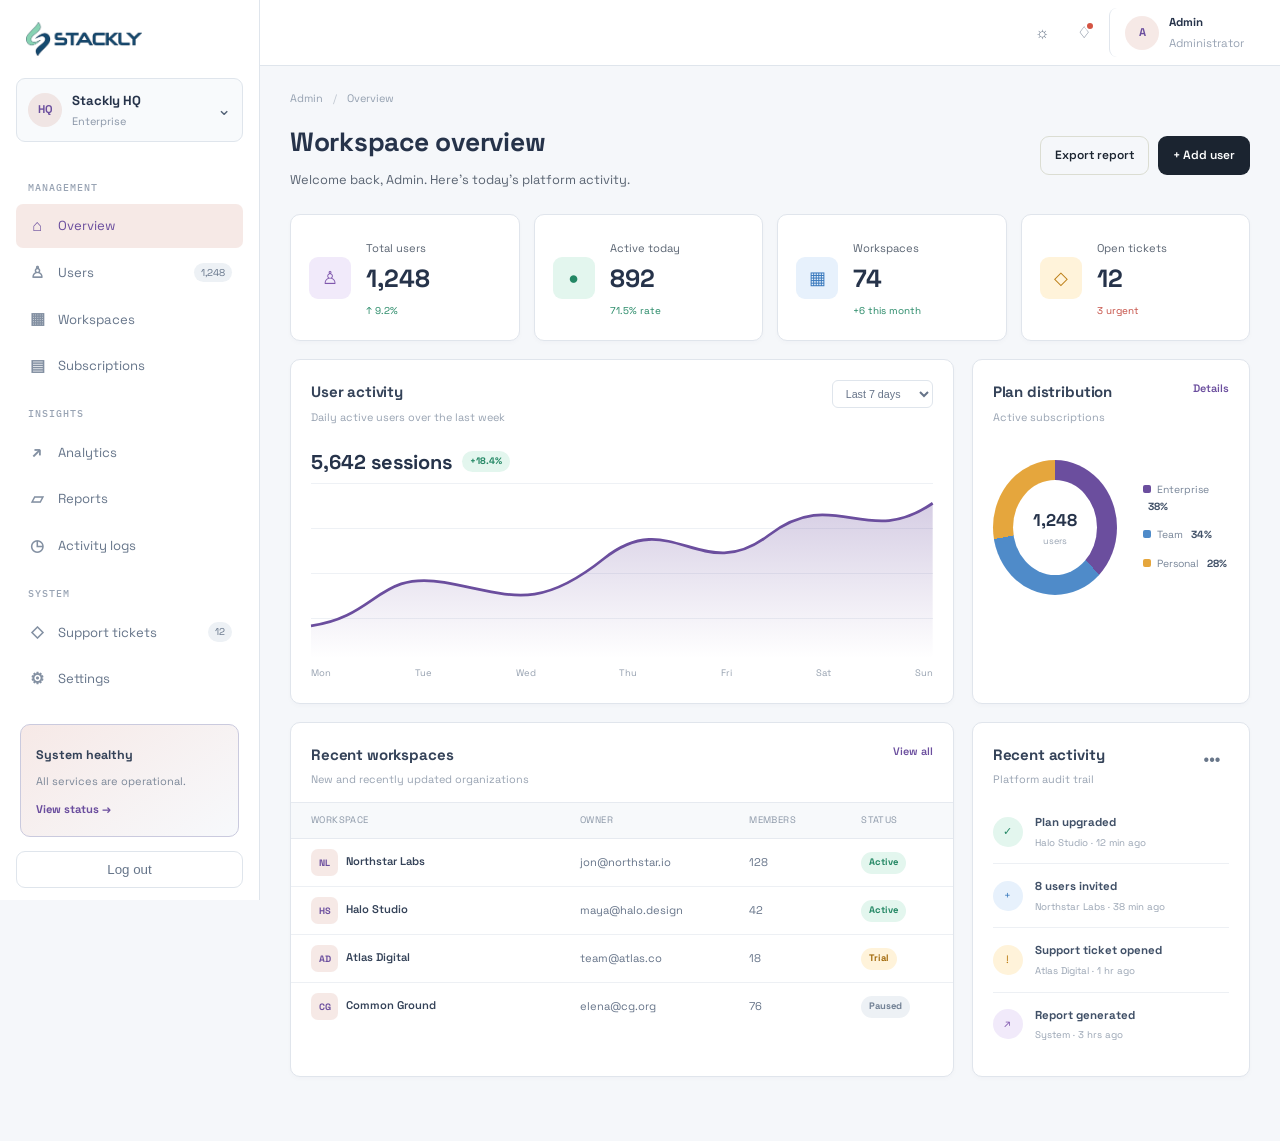
<file: admin-dashboard.html>
<!DOCTYPE html><html lang="en"><head><meta charset="UTF-8"><meta name="viewport" content="width=device-width,initial-scale=1"><title>Admin Dashboard — Stackly</title><link href="https://fonts.googleapis.com/css2?family=Space+Grotesk:wght@400;500;600;700&family=IBM+Plex+Mono:wght@400;500&display=swap" rel="stylesheet"><link rel="stylesheet" href="styles.css"></head><body class="dashboard-page phoenix-dash" data-role="admin" style="--accent:var(--contact-a);--accent-soft:#B94E3B20"><div class="dashboard-shell"><aside class="dash-sidebar"><a href="index.html" class="dash-logo"><img src="assets/images/stackly-logo.webp" alt="Stackly" class="brand-logo"></a><div class="dash-workspace"><span class="avatar">HQ</span><div><strong>Stackly HQ</strong><small>Enterprise</small></div><span>⌄</span></div><nav class="dash-nav"><span class="dash-nav-label">Management</span><a class="active" href="#"><b>⌂</b>Overview</a><a href="#"><b>♙</b>Users <em>1,248</em></a><a href="#"><b>▦</b>Workspaces</a><a href="#"><b>▤</b>Subscriptions</a><span class="dash-nav-label">Insights</span><a href="#"><b>↗</b>Analytics</a><a href="#"><b>▱</b>Reports</a><a href="#"><b>◷</b>Activity logs</a><span class="dash-nav-label">System</span><a href="#"><b>◇</b>Support tickets <em>12</em></a><a href="#"><b>⚙</b>Settings</a></nav><div class="dash-upgrade"><strong>System healthy</strong><p>All services are operational.</p><a href="404.html">View status →</a></div><button class="logout-btn" data-logout>Log out</button></aside><div class="dash-stage"><header class="dash-topbar"><button class="dash-menu" type="button" aria-label="Open navigation">☰</button><div class="dash-tools"><button type="button" aria-label="Theme">☼</button><button type="button" aria-label="Notifications" class="notification">♢</button><div class="profile-pill"><span class="avatar" data-user-initial>A</span><span><strong data-user-name>Admin</strong><small>Administrator</small></span></div></div></header><main class="dash-main"><div class="dash-breadcrumb">Admin <span>/</span> Overview</div><header class="dash-head"><div><h1>Workspace overview</h1><p>Welcome back, <span data-user-name>Admin</span>. Here’s today’s platform activity.</p></div><div class="dash-head-actions"><a class="btn btn-ghost" href="#">Export report</a><a class="btn btn-solid" href="#">+ Add user</a></div></header><section class="dash-cards"><article class="dash-card"><div class="metric-icon purple">♙</div><div><span>Total users</span><strong>1,248</strong><small class="trend up">↑ 9.2%</small></div></article><article class="dash-card"><div class="metric-icon green">●</div><div><span>Active today</span><strong>892</strong><small class="trend up">71.5% rate</small></div></article><article class="dash-card"><div class="metric-icon blue">▦</div><div><span>Workspaces</span><strong>74</strong><small class="trend up">+6 this month</small></div></article><article class="dash-card"><div class="metric-icon amber">◇</div><div><span>Open tickets</span><strong>12</strong><small class="trend down">3 urgent</small></div></article></section><section class="dash-content-grid"><article class="dash-panel focus-chart"><div class="panel-head"><div><h2>User activity</h2><p>Daily active users over the last week</p></div><select><option>Last 7 days</option><option>Last 30 days</option></select></div><div class="chart-summary"><strong>5,642 sessions</strong><span class="status success">+18.4%</span></div><div class="line-chart"><svg viewBox="0 0 700 190" preserveAspectRatio="none"><defs><linearGradient id="area" x1="0" y1="0" x2="0" y2="1"><stop offset="0" stop-color="var(--accent)" stop-opacity=".28"/><stop offset="1" stop-color="var(--accent)" stop-opacity="0"/></linearGradient></defs><path class="area" d="M0 155 C75 145 75 95 150 108 S255 140 330 82 S440 112 515 57 S625 72 700 22 V190 H0Z"/><path class="line" d="M0 155 C75 145 75 95 150 108 S255 140 330 82 S440 112 515 57 S625 72 700 22"/></svg><div><span>Mon</span><span>Tue</span><span>Wed</span><span>Thu</span><span>Fri</span><span>Sat</span><span>Sun</span></div></div></article><aside class="dash-panel"><div class="panel-head"><div><h2>Plan distribution</h2><p>Active subscriptions</p></div><a href="#">Details</a></div><div class="donut-wrap"><div class="donut-chart"><span>1,248<small>users</small></span></div><div class="donut-legend"><span><i style="--c:var(--accent)"></i>Enterprise <b>38%</b></span><span><i style="--c:#4f8bc9"></i>Team <b>34%</b></span><span><i style="--c:#e5a63d"></i>Personal <b>28%</b></span></div></div></aside></section><section class="dash-lower-grid"><article class="dash-panel"><div class="panel-head"><div><h2>Recent workspaces</h2><p>New and recently updated organizations</p></div><a href="#">View all</a></div><div class="task-table admin-table"><div class="task-table-head"><span>Workspace</span><span>Owner</span><span>Members</span><span>Status</span></div><div class="task-table-row"><span><b class="table-avatar">NL</b>Northstar Labs</span><span>jon@northstar.io</span><span>128</span><span><i class="status success">Active</i></span></div><div class="task-table-row"><span><b class="table-avatar">HS</b>Halo Studio</span><span>maya@halo.design</span><span>42</span><span><i class="status success">Active</i></span></div><div class="task-table-row"><span><b class="table-avatar">AD</b>Atlas Digital</span><span>team@atlas.co</span><span>18</span><span><i class="status warning">Trial</i></span></div><div class="task-table-row"><span><b class="table-avatar">CG</b>Common Ground</span><span>elena@cg.org</span><span>76</span><span><i class="status neutral">Paused</i></span></div></div></article><aside class="dash-panel"><div class="panel-head"><div><h2>Recent activity</h2><p>Platform audit trail</p></div><button type="button">•••</button></div><div class="activity-feed"><div><i class="green">✓</i><span><strong>Plan upgraded</strong><small>Halo Studio · 12 min ago</small></span></div><div><i class="blue">+</i><span><strong>8 users invited</strong><small>Northstar Labs · 38 min ago</small></span></div><div><i class="amber">!</i><span><strong>Support ticket opened</strong><small>Atlas Digital · 1 hr ago</small></span></div><div><i class="purple">↗</i><span><strong>Report generated</strong><small>System · 3 hrs ago</small></span></div></div></aside></section></main></div></div><script src="dashboard.js"></script></body></html>
</file>
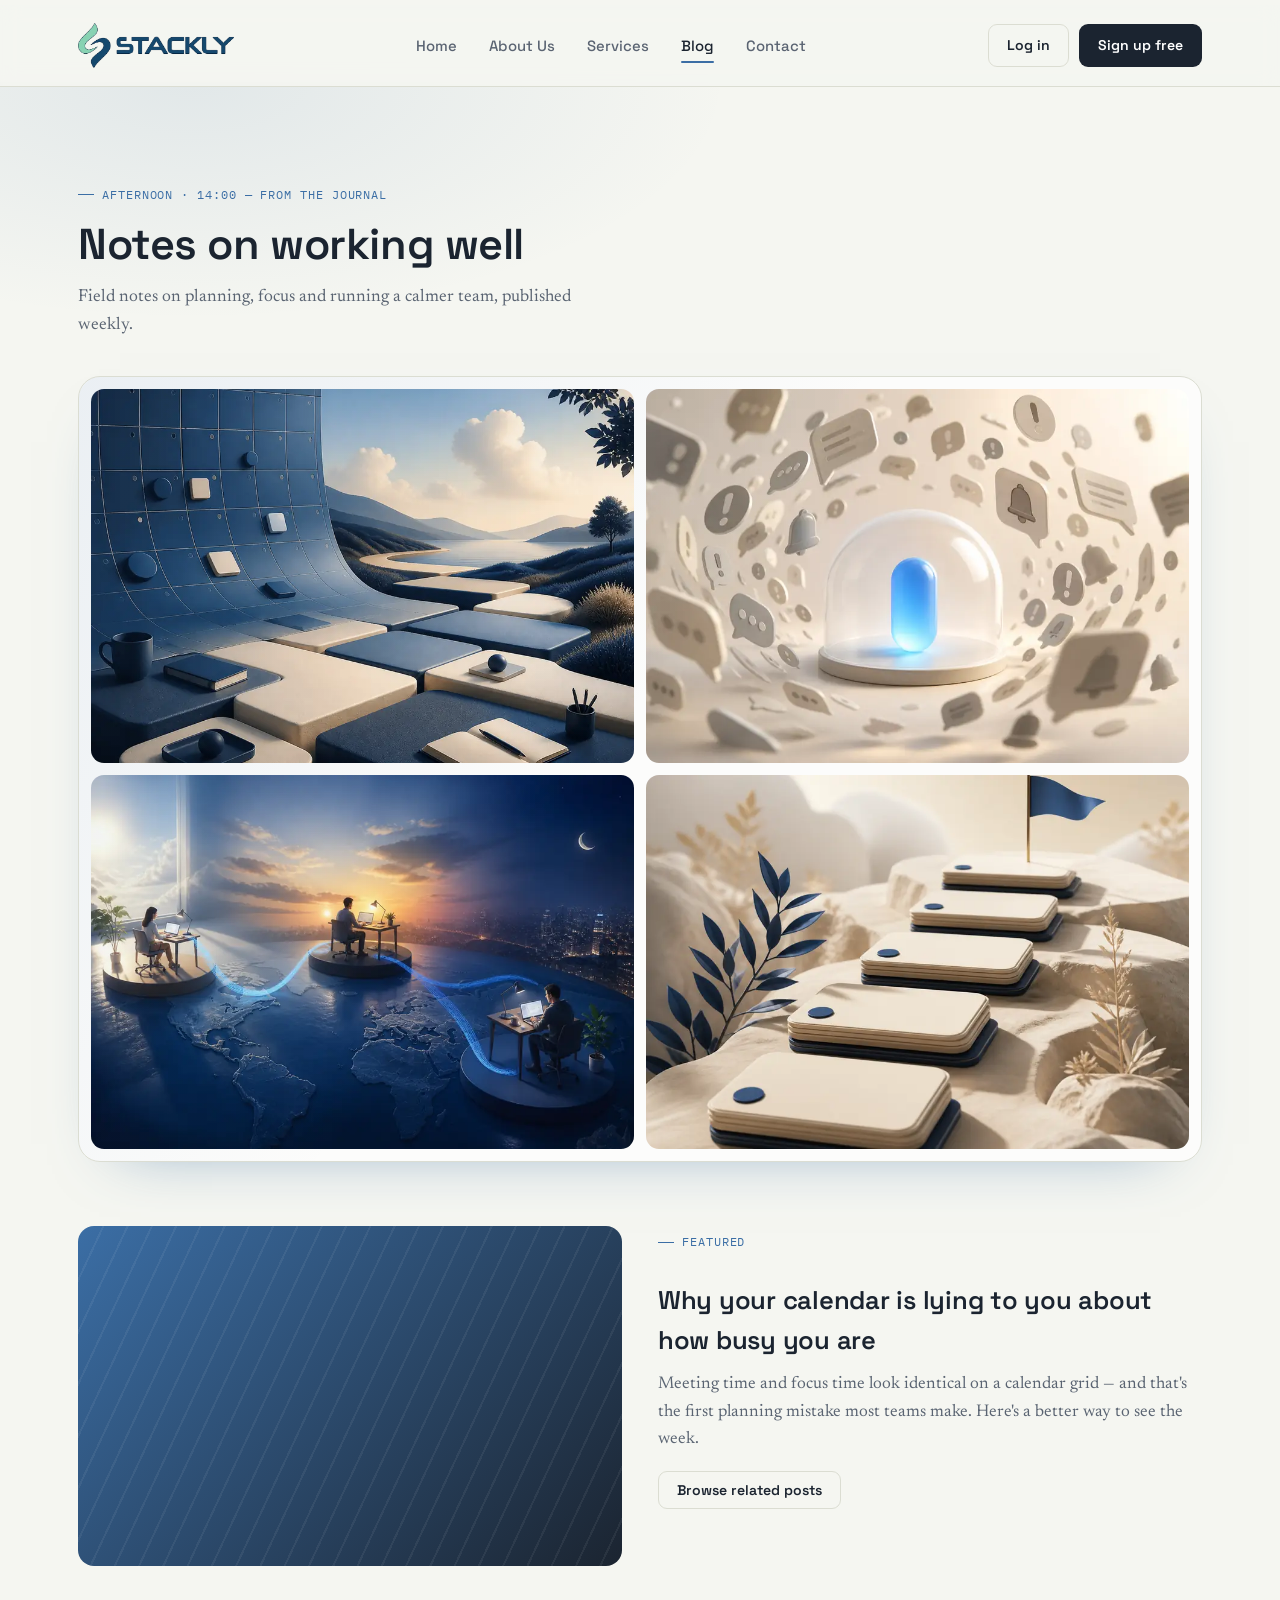
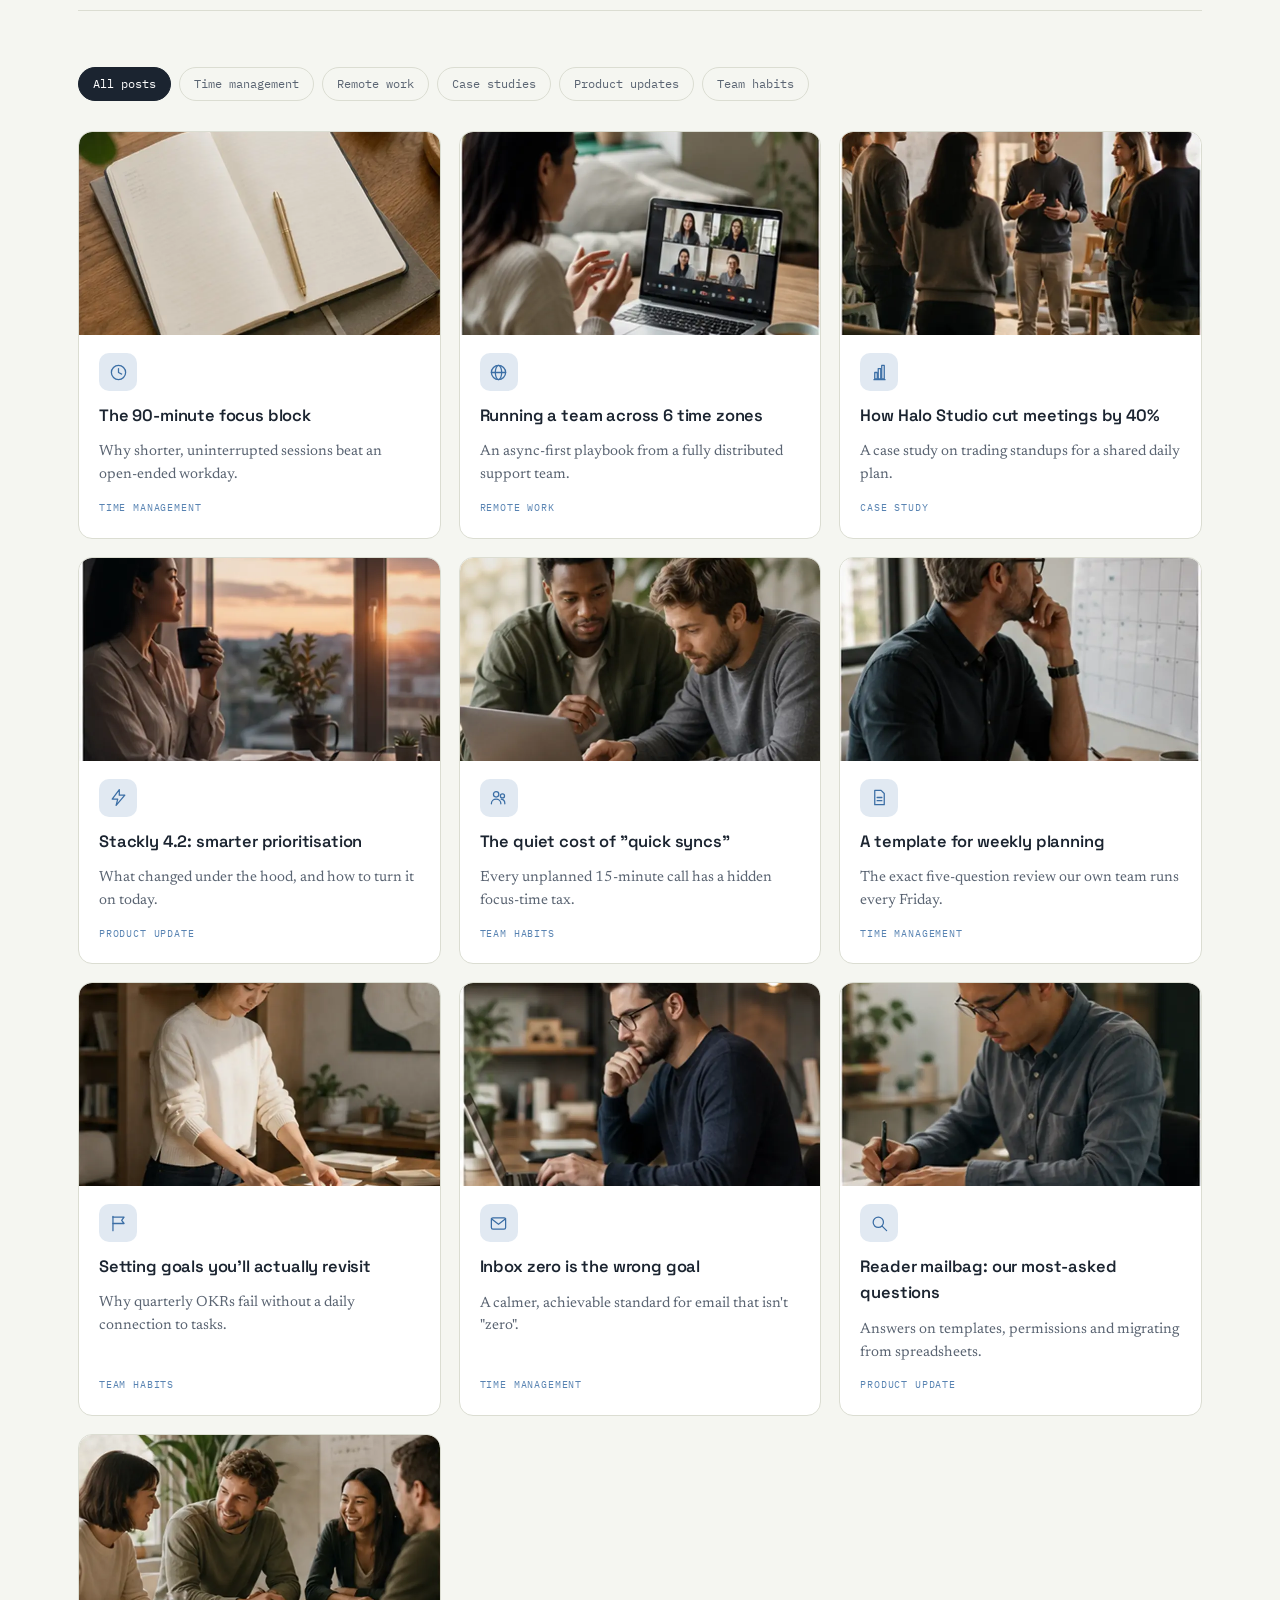
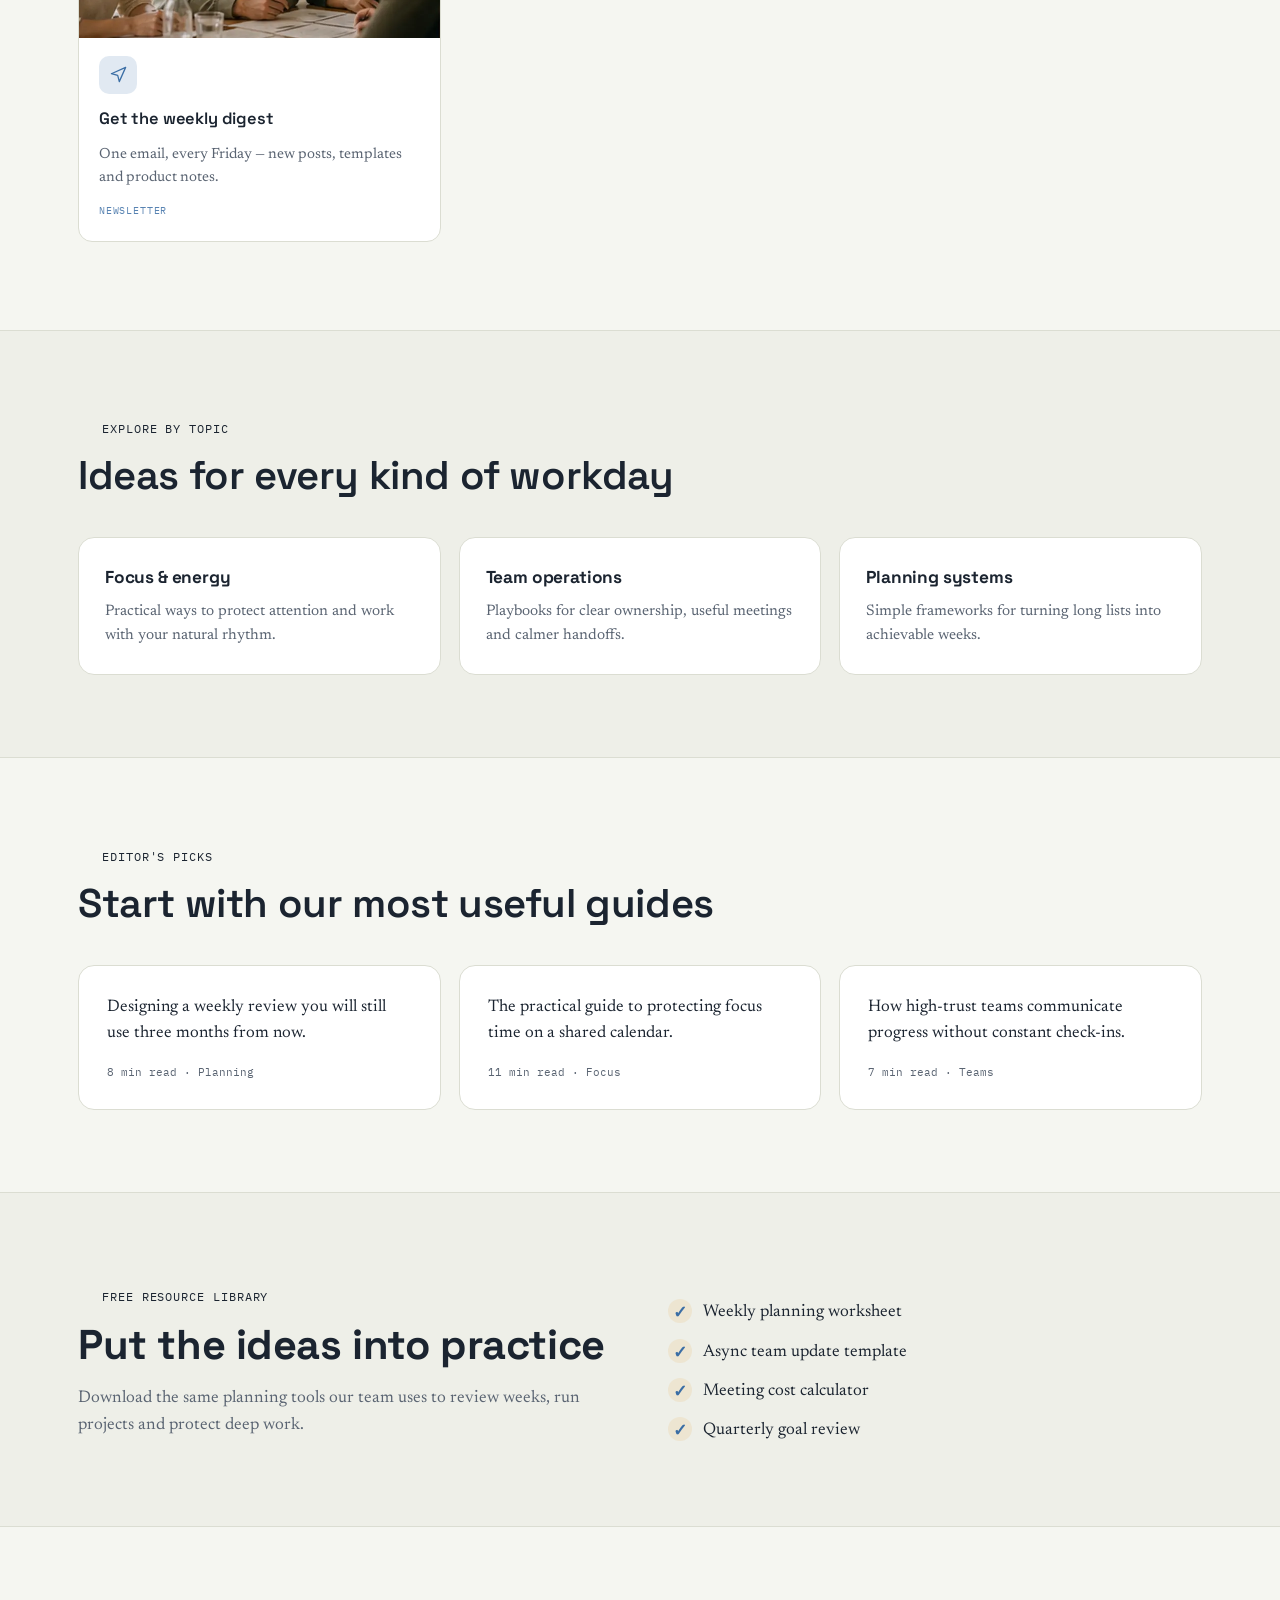
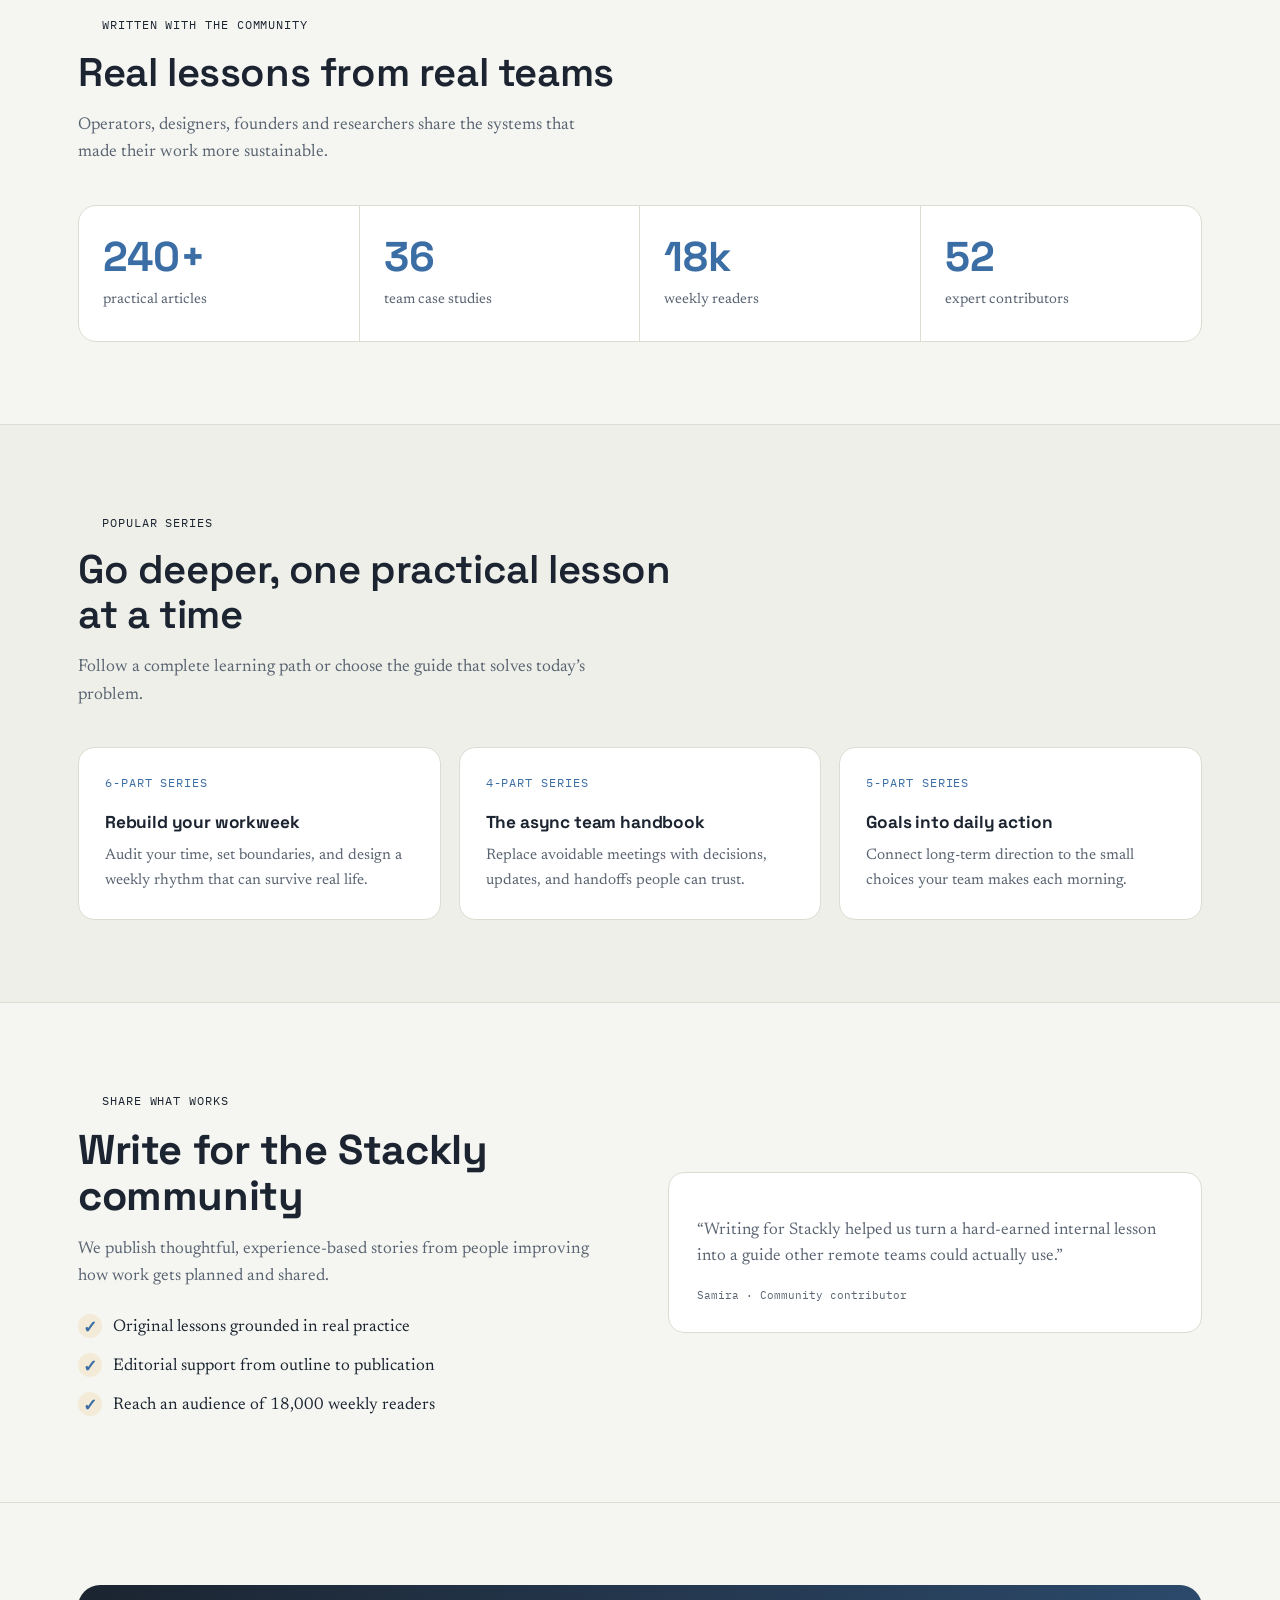
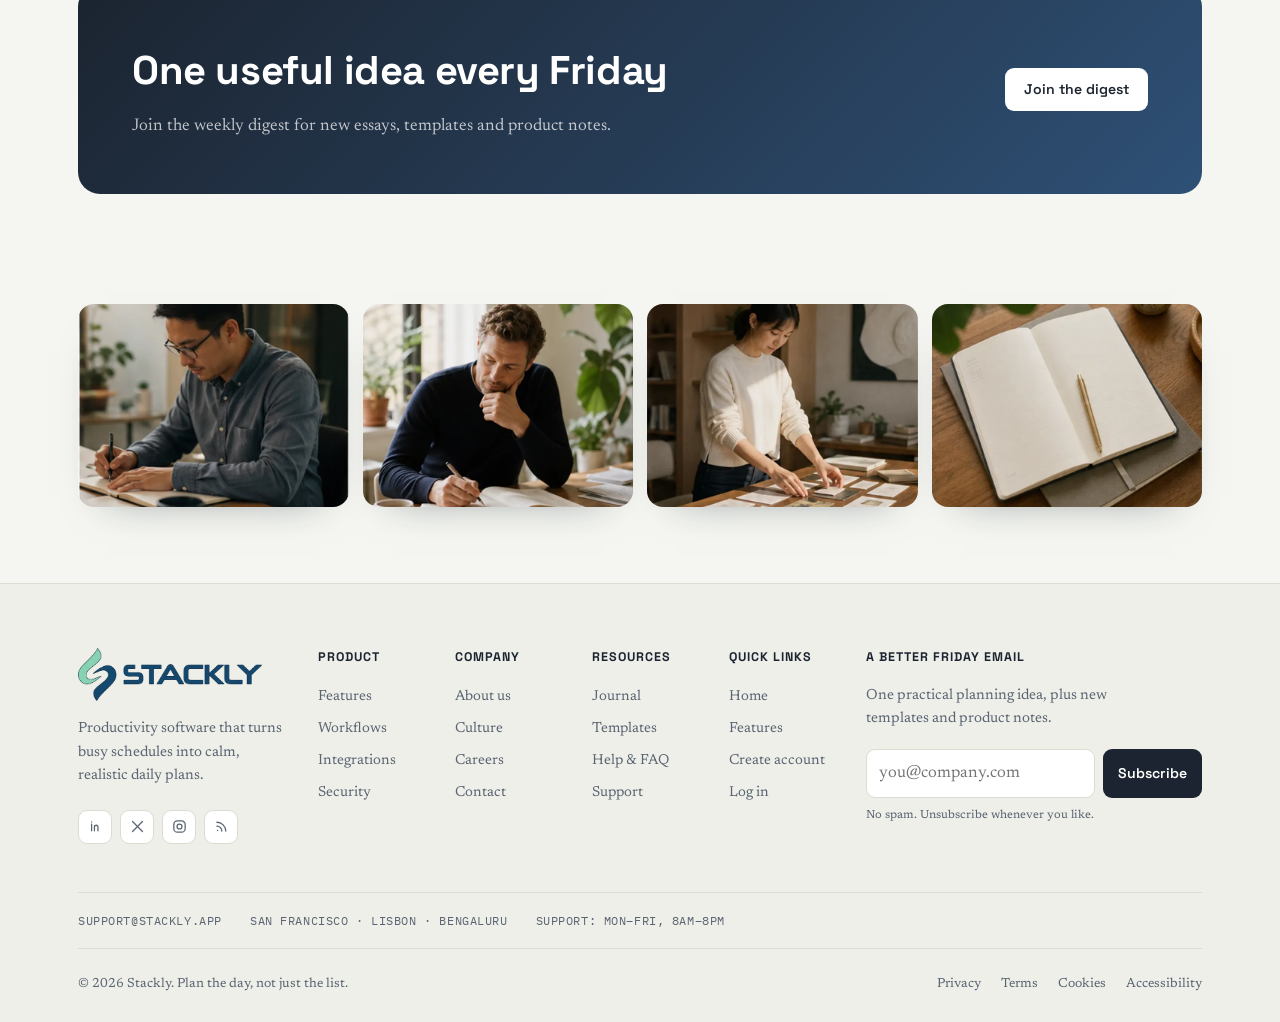
<file: blog.html>
<!DOCTYPE html>
<html lang="en">
<head>
<meta charset="UTF-8">
<meta name="viewport" content="width=device-width, initial-scale=1.0">
<title>Blog — Stackly</title>
<link rel="preconnect" href="https://fonts.googleapis.com">
<link rel="preconnect" href="https://fonts.gstatic.com" crossorigin>
<link href="https://fonts.googleapis.com/css2?family=Space+Grotesk:wght@400;500;600;700&family=Newsreader:ital,opsz,wght@0,6..72,400;0,6..72,500;1,6..72,400&family=IBM+Plex+Mono:wght@400;500&display=swap" rel="stylesheet">
<link rel="stylesheet" href="styles.css">
</head>
<body data-page="blog">
<!-- SVG ICON SPRITE -->
<svg style="display:none" aria-hidden="true">
  <symbol id="i-check" viewBox="0 0 24 24"><polyline points="4,13 10,19 20,6"/></symbol>
  <symbol id="i-calendar" viewBox="0 0 24 24"><rect x="3" y="5" width="18" height="16" rx="2"/><line x1="3" y1="10" x2="21" y2="10"/><line x1="8" y1="3" x2="8" y2="7"/><line x1="16" y1="3" x2="16" y2="7"/></symbol>
  <symbol id="i-clock" viewBox="0 0 24 24"><circle cx="12" cy="12" r="9"/><polyline points="12,7 12,12 16,14"/></symbol>
  <symbol id="i-users" viewBox="0 0 24 24"><circle cx="9" cy="8" r="3.4"/><circle cx="17" cy="10" r="2.6"/><path d="M3 20c0-3.6 2.7-6 6-6s6 2.4 6 6"/><path d="M15.5 14.2c2.5.3 4.5 2.3 4.5 5.8"/></symbol>
  <symbol id="i-chart" viewBox="0 0 24 24"><line x1="5" y1="21" x2="19" y2="21"/><rect x="6" y="12" width="3.2" height="8"/><rect x="10.4" y="7" width="3.2" height="13"/><rect x="14.8" y="3" width="3.2" height="17"/></symbol>
  <symbol id="i-chat" viewBox="0 0 24 24"><path d="M4 5h16v11H8l-4 4z"/></symbol>
  <symbol id="i-doc" viewBox="0 0 24 24"><path d="M6 3h8l4 4v14H6z"/><line x1="9" y1="12" x2="15" y2="12"/><line x1="9" y1="16" x2="15" y2="16"/></symbol>
  <symbol id="i-bolt" viewBox="0 0 24 24"><polygon points="13,2 4,14 11,14 9,22 20,9 13,9"/></symbol>
  <symbol id="i-target" viewBox="0 0 24 24"><circle cx="12" cy="12" r="9"/><circle cx="12" cy="12" r="5"/><circle cx="12" cy="12" r="1"/></symbol>
  <symbol id="i-gear" viewBox="0 0 24 24"><circle cx="12" cy="12" r="3.4"/><path d="M12 3v3M12 18v3M3 12h3M18 12h3M5.6 5.6l2.1 2.1M16.3 16.3l2.1 2.1M18.4 5.6l-2.1 2.1M7.7 16.3l-2.1 2.1"/></symbol>
  <symbol id="i-globe" viewBox="0 0 24 24"><circle cx="12" cy="12" r="9"/><ellipse cx="12" cy="12" rx="4" ry="9"/><line x1="3" y1="12" x2="21" y2="12"/></symbol>
  <symbol id="i-shield" viewBox="0 0 24 24"><path d="M12 3l8 3v6c0 5-3.5 8-8 9-4.5-1-8-4-8-9V6z"/></symbol>
  <symbol id="i-mail" viewBox="0 0 24 24"><rect x="3" y="5" width="18" height="14" rx="2"/><polyline points="3,6 12,13 21,6"/></symbol>
  <symbol id="i-pin" viewBox="0 0 24 24"><path d="M12 21s7-6.5 7-11.5A7 7 0 0 0 5 9.5C5 14.5 12 21 12 21z"/><circle cx="12" cy="9.5" r="2.3"/></symbol>
  <symbol id="i-star" viewBox="0 0 24 24"><polygon points="12,2.5 15,9.5 22,10.3 16.8,15 18.3,21.5 12,18 5.7,21.5 7.2,15 2,10.3 9,9.5"/></symbol>
  <symbol id="i-folder" viewBox="0 0 24 24"><path d="M3 6h6l2 2h10v11H3z"/></symbol>
  <symbol id="i-sync" viewBox="0 0 24 24"><path d="M4 12a8 8 0 0 1 14-5.3M20 6v5h-5"/><path d="M20 12a8 8 0 0 1-14 5.3M4 18v-5h5"/></symbol>
  <symbol id="i-mobile" viewBox="0 0 24 24"><rect x="7" y="2" width="10" height="20" rx="2"/><line x1="11" y1="18" x2="13" y2="18"/></symbol>
  <symbol id="i-heart" viewBox="0 0 24 24"><path d="M12 21s-8-4.6-8-11a5 5 0 0 1 9-3 5 5 0 0 1 9 3c0 6.4-8 11-8 11z"/></symbol>
  <symbol id="i-award" viewBox="0 0 24 24"><circle cx="12" cy="8" r="5"/><path d="M8.5 12.5L7 21l5-2.5L17 21l-1.5-8.5"/></symbol>
  <symbol id="i-briefcase" viewBox="0 0 24 24"><rect x="3" y="7" width="18" height="13" rx="2"/><path d="M8 7V5a2 2 0 0 1 2-2h4a2 2 0 0 1 2 2v2"/></symbol>
  <symbol id="i-search" viewBox="0 0 24 24"><circle cx="10.5" cy="10.5" r="6.5"/><line x1="21" y1="21" x2="15.3" y2="15.3"/></symbol>
  <symbol id="i-send" viewBox="0 0 24 24"><polygon points="3,11 21,3 13,21 11,13"/></symbol>
  <symbol id="i-layers" viewBox="0 0 24 24"><polygon points="12,3 21,8 12,13 3,8"/><polyline points="3,14 12,19 21,14"/></symbol>
  <symbol id="i-flag" viewBox="0 0 24 24"><line x1="5" y1="3" x2="5" y2="21"/><path d="M5 4h14l-3 4 3 4H5"/></symbol>
</svg>

<!-- HEADER -->
<header id="site-header">
  <div class="header-in">
    <a href="index.html" class="logo"><img src="assets/images/stackly-logo.webp" alt="Stackly" class="brand-logo"></a>
    <div class="scrim" id="scrim"></div>
    <nav class="primary" id="primary-nav">
      <a href="index.html" data-nav="home">Home</a>
      <a href="about.html" data-nav="about">About Us</a>
      <a href="services.html" data-nav="services">Services</a>
      <a href="blog.html" data-nav="blog">Blog</a>
      <a href="contact.html" data-nav="contact">Contact</a>
      <div class="mobile-actions">
        <a class="btn btn-ghost" href="login.html">Log in</a>
        <a class="btn btn-solid" href="signup.html">Sign up free</a>
      </div>
    </nav>
    <div class="header-actions">
      <a class="btn btn-ghost" href="login.html">Log in</a>
      <a class="btn btn-solid" href="signup.html">Sign up free</a>
      <button class="hamburger" id="hamburger" aria-label="Toggle menu"><span></span><span></span><span></span></button>
    </div>
  </div>
</header>

<main>
<section class="page" id="blog" style="--seg-color:var(--blog-a); --seg-color-soft:#3B6EA526;">
  <div class="wrap">
    <div class="section-head">
      <span class="eyebrow mono">Afternoon · 14:00 — from the journal</span>
      <h2>Notes on working well</h2>
      <p>Field notes on planning, focus and running a calmer team, published weekly.</p>
    </div>

    <div class="hero-mosaic" aria-label="Ideas for calmer, more focused work">
      <img src="assets/images/blog-calendar.webp" alt="A calendar folding into a landscape of focus blocks" width="900" height="620" fetchpriority="high">
      <img src="assets/images/blog-focus.webp" alt="A focus capsule protected from notifications" width="900" height="620" loading="lazy">
      <img src="assets/images/blog-remote.webp" alt="Remote desks connected across time zones" width="900" height="620" loading="lazy">
      <img class="hero-image-fourth" src="assets/images/blog-habits.webp" alt="Task-card stepping stones leading toward a goal" width="900" height="620" loading="lazy">
    </div>

    <div class="blog-feature">
      <div class="art"></div>
      <div>
        <span class="eyebrow mono">Featured</span>
        <h3>Why your calendar is lying to you about how busy you are</h3>
        <p>Meeting time and focus time look identical on a calendar grid — and that's the first planning mistake most teams make. Here's a better way to see the week.</p>
        <div style="margin-top:18px;"><button class="btn btn-ghost" id="featured-article" type="button">Browse related posts</button></div>
      </div>
    </div>

    <div class="tagbar">
      <span class="pill active">All posts</span>
      <span class="pill">Time management</span>
      <span class="pill">Remote work</span>
      <span class="pill">Case studies</span>
      <span class="pill">Product updates</span>
      <span class="pill">Team habits</span>
    </div>

    <div class="subgrid">
      <div class="subcard"><div class="icon-badge"><svg><use href="#i-clock"/></svg></div><h3>The 90-minute focus block</h3><p>Why shorter, uninterrupted sessions beat an open-ended workday.</p><span class="tag mono">Time management</span></div>
      <div class="subcard"><div class="icon-badge"><svg><use href="#i-globe"/></svg></div><h3>Running a team across 6 time zones</h3><p>An async-first playbook from a fully distributed support team.</p><span class="tag mono">Remote work</span></div>
      <div class="subcard"><div class="icon-badge"><svg><use href="#i-chart"/></svg></div><h3>How Halo Studio cut meetings by 40%</h3><p>A case study on trading standups for a shared daily plan.</p><span class="tag mono">Case study</span></div>
      <div class="subcard"><div class="icon-badge"><svg><use href="#i-bolt"/></svg></div><h3>Stackly 4.2: smarter prioritisation</h3><p>What changed under the hood, and how to turn it on today.</p><span class="tag mono">Product update</span></div>
      <div class="subcard"><div class="icon-badge"><svg><use href="#i-users"/></svg></div><h3>The quiet cost of "quick syncs"</h3><p>Every unplanned 15-minute call has a hidden focus-time tax.</p><span class="tag mono">Team habits</span></div>
      <div class="subcard"><div class="icon-badge"><svg><use href="#i-doc"/></svg></div><h3>A template for weekly planning</h3><p>The exact five-question review our own team runs every Friday.</p><span class="tag mono">Time management</span></div>
      <div class="subcard"><div class="icon-badge"><svg><use href="#i-flag"/></svg></div><h3>Setting goals you'll actually revisit</h3><p>Why quarterly OKRs fail without a daily connection to tasks.</p><span class="tag mono">Team habits</span></div>
      <div class="subcard"><div class="icon-badge"><svg><use href="#i-mail"/></svg></div><h3>Inbox zero is the wrong goal</h3><p>A calmer, achievable standard for email that isn't "zero".</p><span class="tag mono">Time management</span></div>
      <div class="subcard"><div class="icon-badge"><svg><use href="#i-search"/></svg></div><h3>Reader mailbag: our most-asked questions</h3><p>Answers on templates, permissions and migrating from spreadsheets.</p><span class="tag mono">Product update</span></div>
      <div class="subcard"><div class="icon-badge"><svg><use href="#i-send"/></svg></div><h3>Get the weekly digest</h3><p>One email, every Friday — new posts, templates and product notes.</p><span class="tag mono">Newsletter</span></div>
    </div>
  </div>
</section>

<section class="content-section soft" aria-labelledby="blog-topics-title"><div class="wrap"><div class="section-head"><span class="eyebrow mono">Explore by topic</span><h2 id="blog-topics-title">Ideas for every kind of workday</h2></div><div class="feature-grid"><article class="feature-panel"><h3>Focus & energy</h3><p>Practical ways to protect attention and work with your natural rhythm.</p></article><article class="feature-panel"><h3>Team operations</h3><p>Playbooks for clear ownership, useful meetings and calmer handoffs.</p></article><article class="feature-panel"><h3>Planning systems</h3><p>Simple frameworks for turning long lists into achievable weeks.</p></article></div></div></section>

<section class="content-section" aria-labelledby="blog-editors-title"><div class="wrap"><div class="section-head"><span class="eyebrow mono">Editor's picks</span><h2 id="blog-editors-title">Start with our most useful guides</h2></div><div class="quote-grid"><article class="quote-card"><p>Designing a weekly review you will still use three months from now.</p><footer>8 min read · Planning</footer></article><article class="quote-card"><p>The practical guide to protecting focus time on a shared calendar.</p><footer>11 min read · Focus</footer></article><article class="quote-card"><p>How high-trust teams communicate progress without constant check-ins.</p><footer>7 min read · Teams</footer></article></div></div></section>

<section class="content-section soft" aria-labelledby="blog-library-title"><div class="wrap split-feature"><div><span class="eyebrow mono">Free resource library</span><h2 id="blog-library-title">Put the ideas into practice</h2><p>Download the same planning tools our team uses to review weeks, run projects and protect deep work.</p></div><ul class="check-list"><li>Weekly planning worksheet</li><li>Async team update template</li><li>Meeting cost calculator</li><li>Quarterly goal review</li></ul></div></section>

<section class="content-section" aria-labelledby="blog-community-title"><div class="wrap"><div class="section-head"><span class="eyebrow mono">Written with the community</span><h2 id="blog-community-title">Real lessons from real teams</h2><p>Operators, designers, founders and researchers share the systems that made their work more sustainable.</p></div><div class="metric-grid"><div class="metric-box"><strong>240+</strong><span>practical articles</span></div><div class="metric-box"><strong>36</strong><span>team case studies</span></div><div class="metric-box"><strong>18k</strong><span>weekly readers</span></div><div class="metric-box"><strong>52</strong><span>expert contributors</span></div></div></div></section>

<section class="content-section soft" aria-labelledby="blog-series-title"><div class="wrap"><div class="section-head"><span class="eyebrow mono">Popular series</span><h2 id="blog-series-title">Go deeper, one practical lesson at a time</h2><p>Follow a complete learning path or choose the guide that solves today’s problem.</p></div><div class="feature-grid"><article class="feature-panel"><span class="step-num mono">6-part series</span><h3>Rebuild your workweek</h3><p>Audit your time, set boundaries, and design a weekly rhythm that can survive real life.</p></article><article class="feature-panel"><span class="step-num mono">4-part series</span><h3>The async team handbook</h3><p>Replace avoidable meetings with decisions, updates, and handoffs people can trust.</p></article><article class="feature-panel"><span class="step-num mono">5-part series</span><h3>Goals into daily action</h3><p>Connect long-term direction to the small choices your team makes each morning.</p></article></div></div></section>

<section class="content-section" aria-labelledby="blog-authors-title"><div class="wrap split-feature"><div><span class="eyebrow mono">Share what works</span><h2 id="blog-authors-title">Write for the Stackly community</h2><p>We publish thoughtful, experience-based stories from people improving how work gets planned and shared.</p><ul class="check-list"><li>Original lessons grounded in real practice</li><li>Editorial support from outline to publication</li><li>Reach an audience of 18,000 weekly readers</li></ul></div><div class="quote-card"><p>“Writing for Stackly helped us turn a hard-earned internal lesson into a guide other remote teams could actually use.”</p><footer>Samira · Community contributor</footer></div></div></section>

<section class="content-section" aria-labelledby="blog-subscribe-title"><div class="wrap"><div class="section-cta"><div><h2 id="blog-subscribe-title">One useful idea every Friday</h2><p>Join the weekly digest for new essays, templates and product notes.</p></div><a class="btn" href="contact.html">Join the digest</a></div></div></section>
<section class="editorial-strip" aria-label="Ideas for better work"><div class="wrap editorial-grid">
  <img src="assets/images/editorial-11.webp" alt="Professional writing thoughtful project notes" loading="lazy"><img src="assets/images/editorial-13.webp" alt="Founder shaping a business strategy" loading="lazy"><img src="assets/images/editorial-14.webp" alt="Designer organizing creative concepts" loading="lazy"><img src="assets/images/editorial-17.webp" alt="Organized notebook ready for daily planning" loading="lazy">
</div></section>
</main>

<footer class="site-footer">
  <div class="wrap">
    <div class="footer-grid">
      <div class="footer-brand">
        <a href="index.html" class="logo"><img src="assets/images/stackly-logo.webp" alt="Stackly" class="brand-logo"></a>
        <p>Productivity software that turns busy schedules into calm, realistic daily plans.</p>
<div class="footer-socials" aria-label="Social media">
          <a href="404.html" aria-label="Stackly on LinkedIn"><svg viewBox="0 0 24 24" aria-hidden="true"><path d="M6.5 8.5V18M6.5 5.5v.1M10.5 18v-5.3c0-2.3 3-3.3 4.5-1.5.4.5.5 1.2.5 2V18M10.5 11v7"/></svg></a>
          <a href="404.html" aria-label="Stackly on X"><svg viewBox="0 0 24 24" aria-hidden="true"><path d="M5 5l14 14M19 5L5 19"/></svg></a>
          <a href="404.html" aria-label="Stackly on Instagram"><svg viewBox="0 0 24 24" aria-hidden="true"><rect x="4" y="4" width="16" height="16" rx="5"/><circle cx="12" cy="12" r="3.5"/><circle cx="17.3" cy="6.8" r=".7" class="icon-fill"/></svg></a>
          <a href="404.html" aria-label="Stackly RSS feed"><svg viewBox="0 0 24 24" aria-hidden="true"><circle cx="6.5" cy="17.5" r="1" class="icon-fill"/><path d="M5.5 11.5a7 7 0 0 1 7 7M5.5 6a12.5 12.5 0 0 1 12.5 12.5"/></svg></a>
        </div>
      </div>
      <div class="footer-column"><h2>Product</h2><a href="services.html">Features</a><a href="services.html#services-flow-title">Workflows</a><a href="services.html#services-integrations-title">Integrations</a><a href="services.html#services-security-title">Security</a></div>
      <div class="footer-column"><h2>Company</h2><a href="about.html">About us</a><a href="about.html#about-culture-title">Culture</a><a href="about.html#about-join-title">Careers</a><a href="contact.html">Contact</a></div>
      <div class="footer-column"><h2>Resources</h2><a href="blog.html">Journal</a><a href="blog.html#blog-library-title">Templates</a><a href="contact.html#contact-faq-title">Help & FAQ</a><a href="contact.html#contact-route-title">Support</a></div>
      <div class="footer-column"><h2>Quick Links</h2><a href="index.html">Home</a><a href="services.html">Features</a><a href="signup.html">Create account</a><a href="login.html">Log in</a></div>
      <div class="footer-newsletter">
        <h2>A better Friday email</h2><p>One practical planning idea, plus new templates and product notes.</p>
        <form class="footer-form"><label class="sr-only" for="footer-email-blog">Email address</label><input id="footer-email-blog" type="email" placeholder="you@company.com" required><button type="submit" class="btn btn-solid">Subscribe</button></form>
        <span class="footer-note">No spam. Unsubscribe whenever you like.</span>
      </div>
    </div>
    <div class="footer-contact"><span>support@stackly.app</span><span>San Francisco · Lisbon · Bengaluru</span><span>Support: Mon–Fri, 8am–8pm</span></div>
    <div class="footer-bottom"><span>© 2026 Stackly. Plan the day, not just the list.</span><div class="foot-links"><a href="404.html">Privacy</a><a href="404.html">Terms</a><a href="404.html">Cookies</a><a href="404.html">Accessibility</a></div></div>
  </div>
</footer>
<script src="app.js"></script>
</body>
</html>
</file>
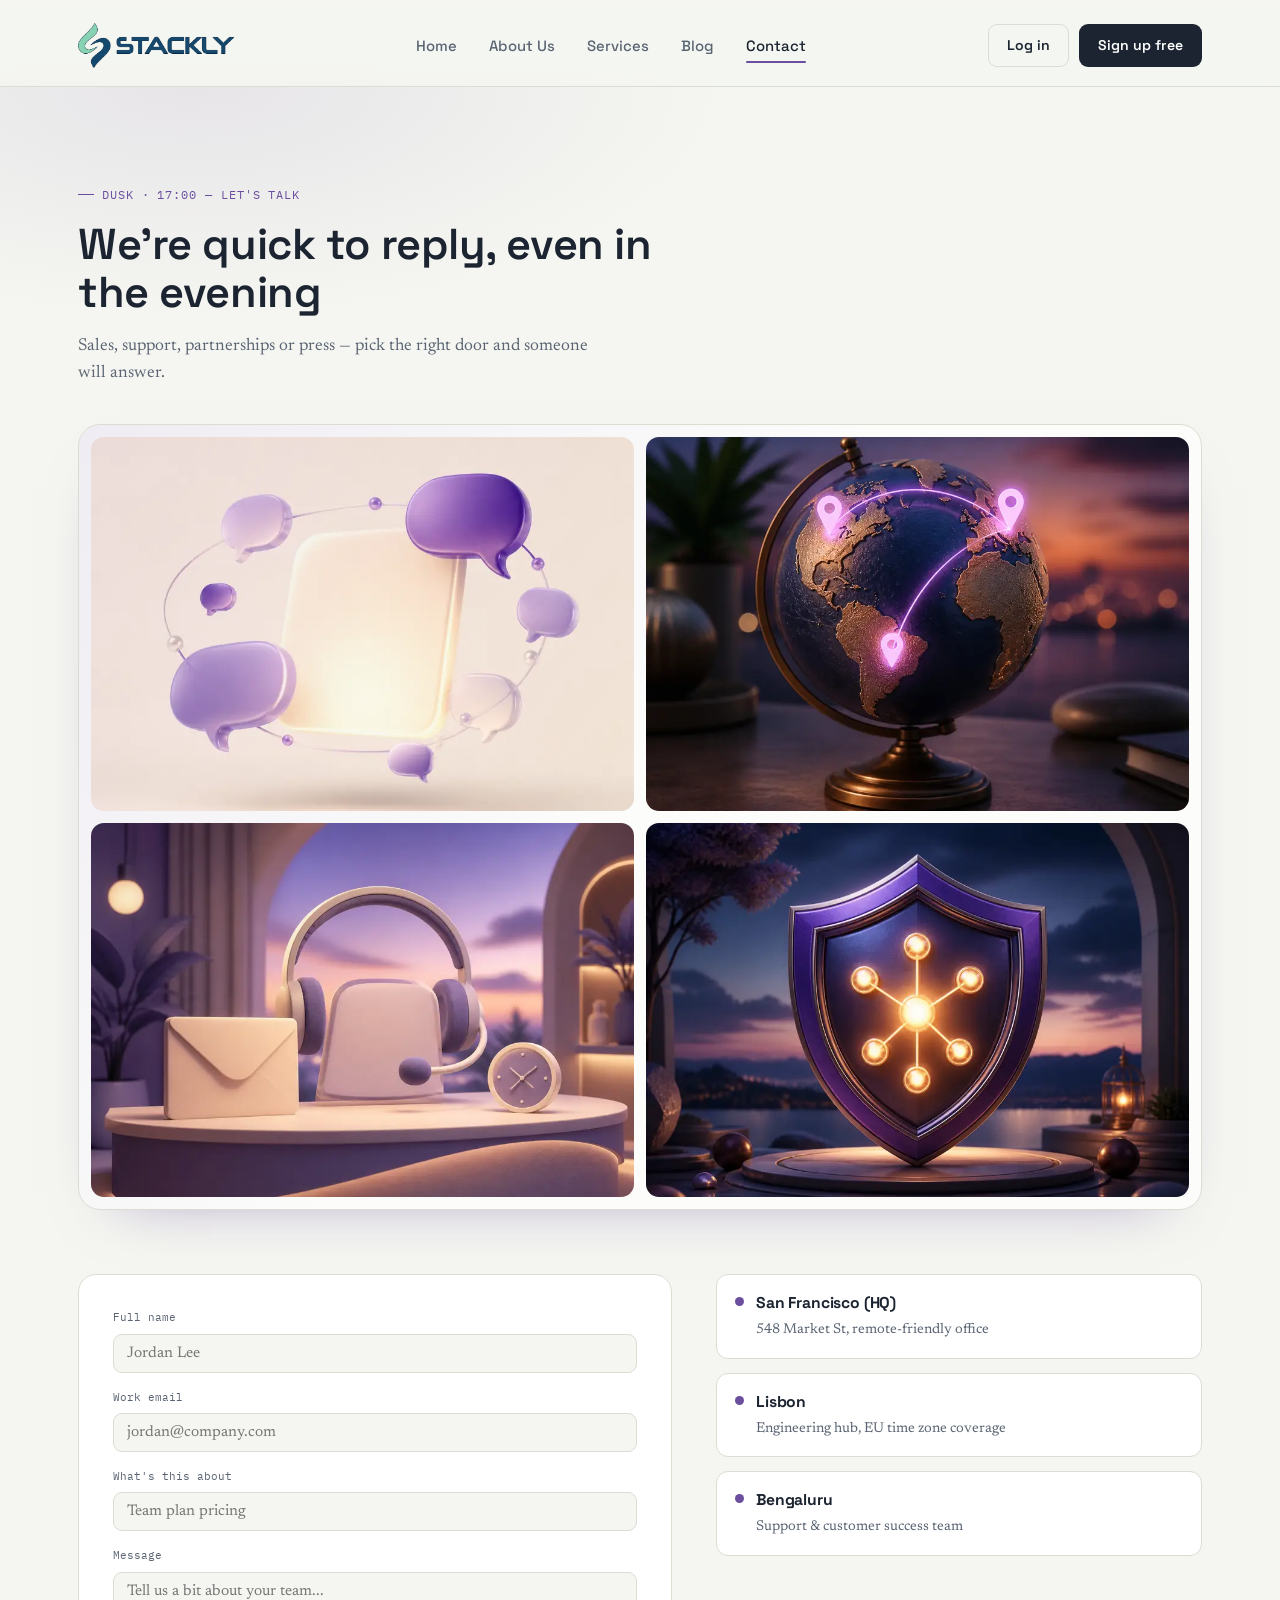
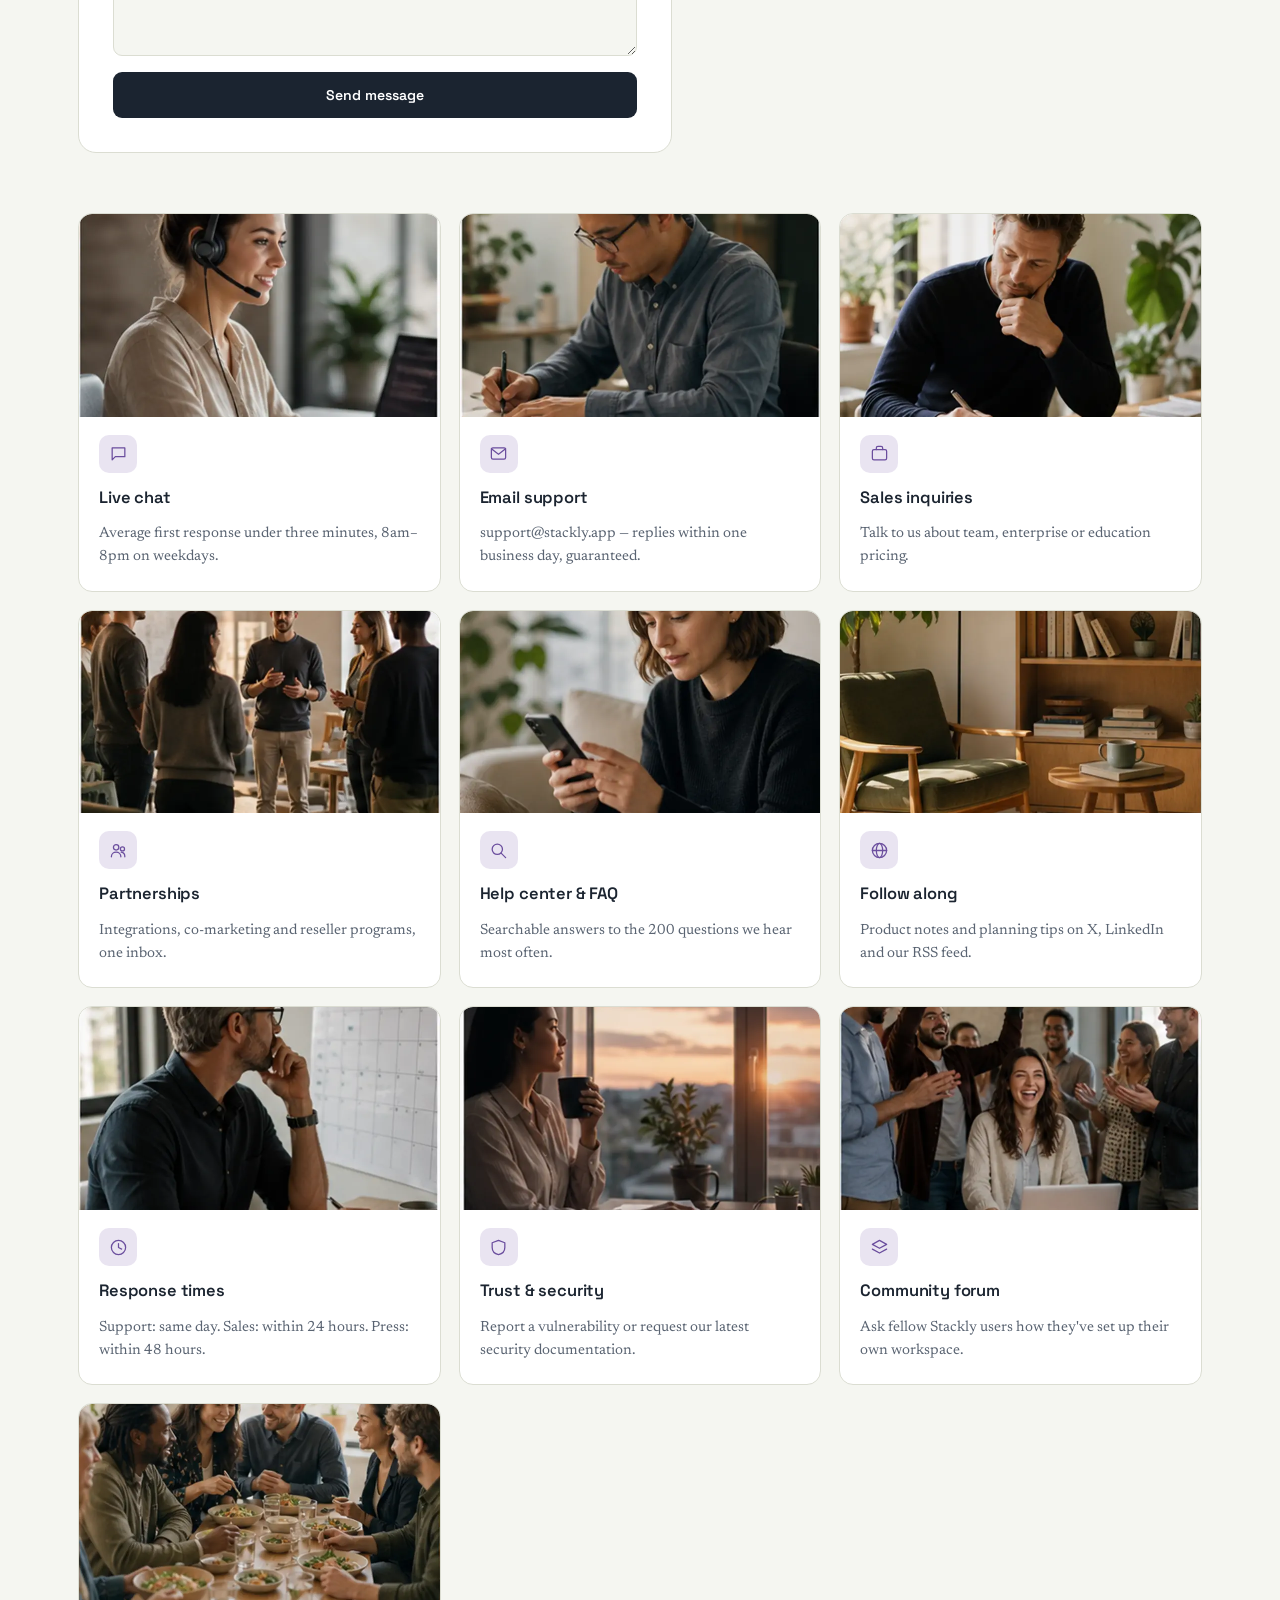
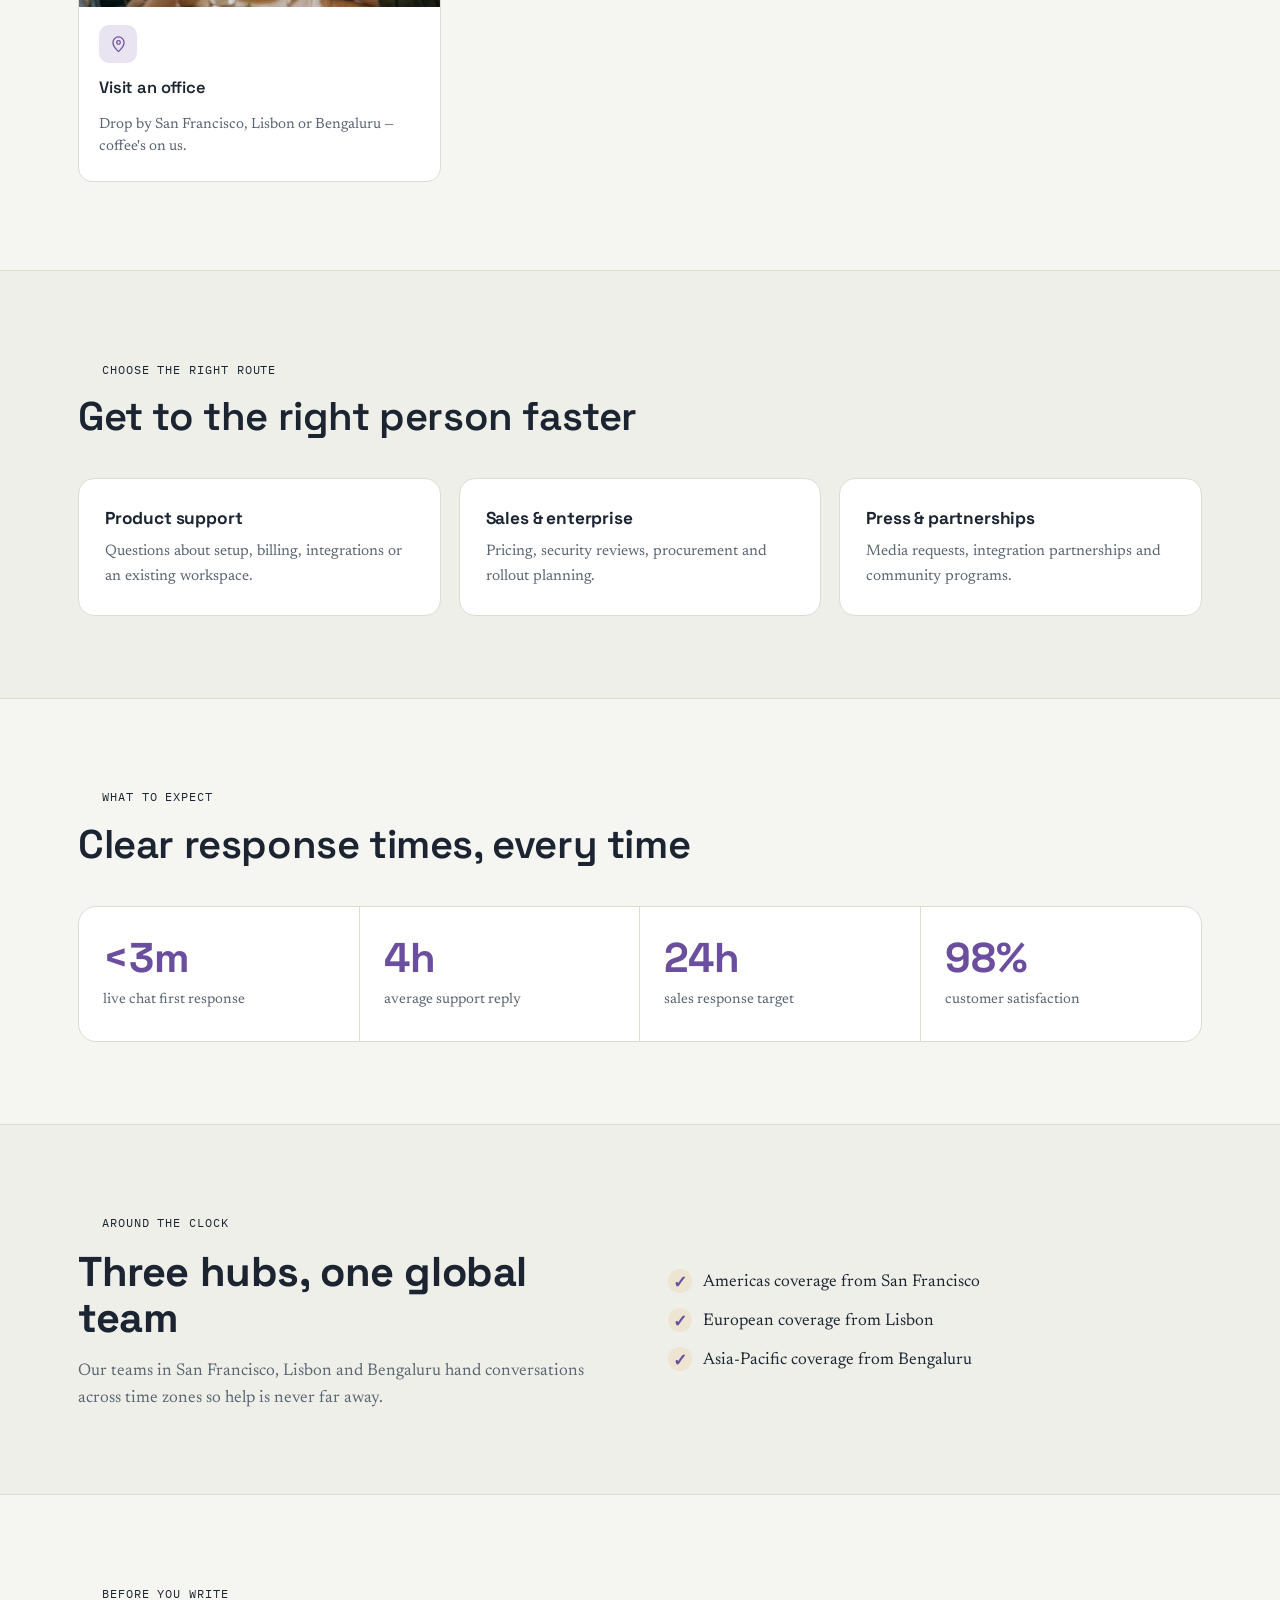
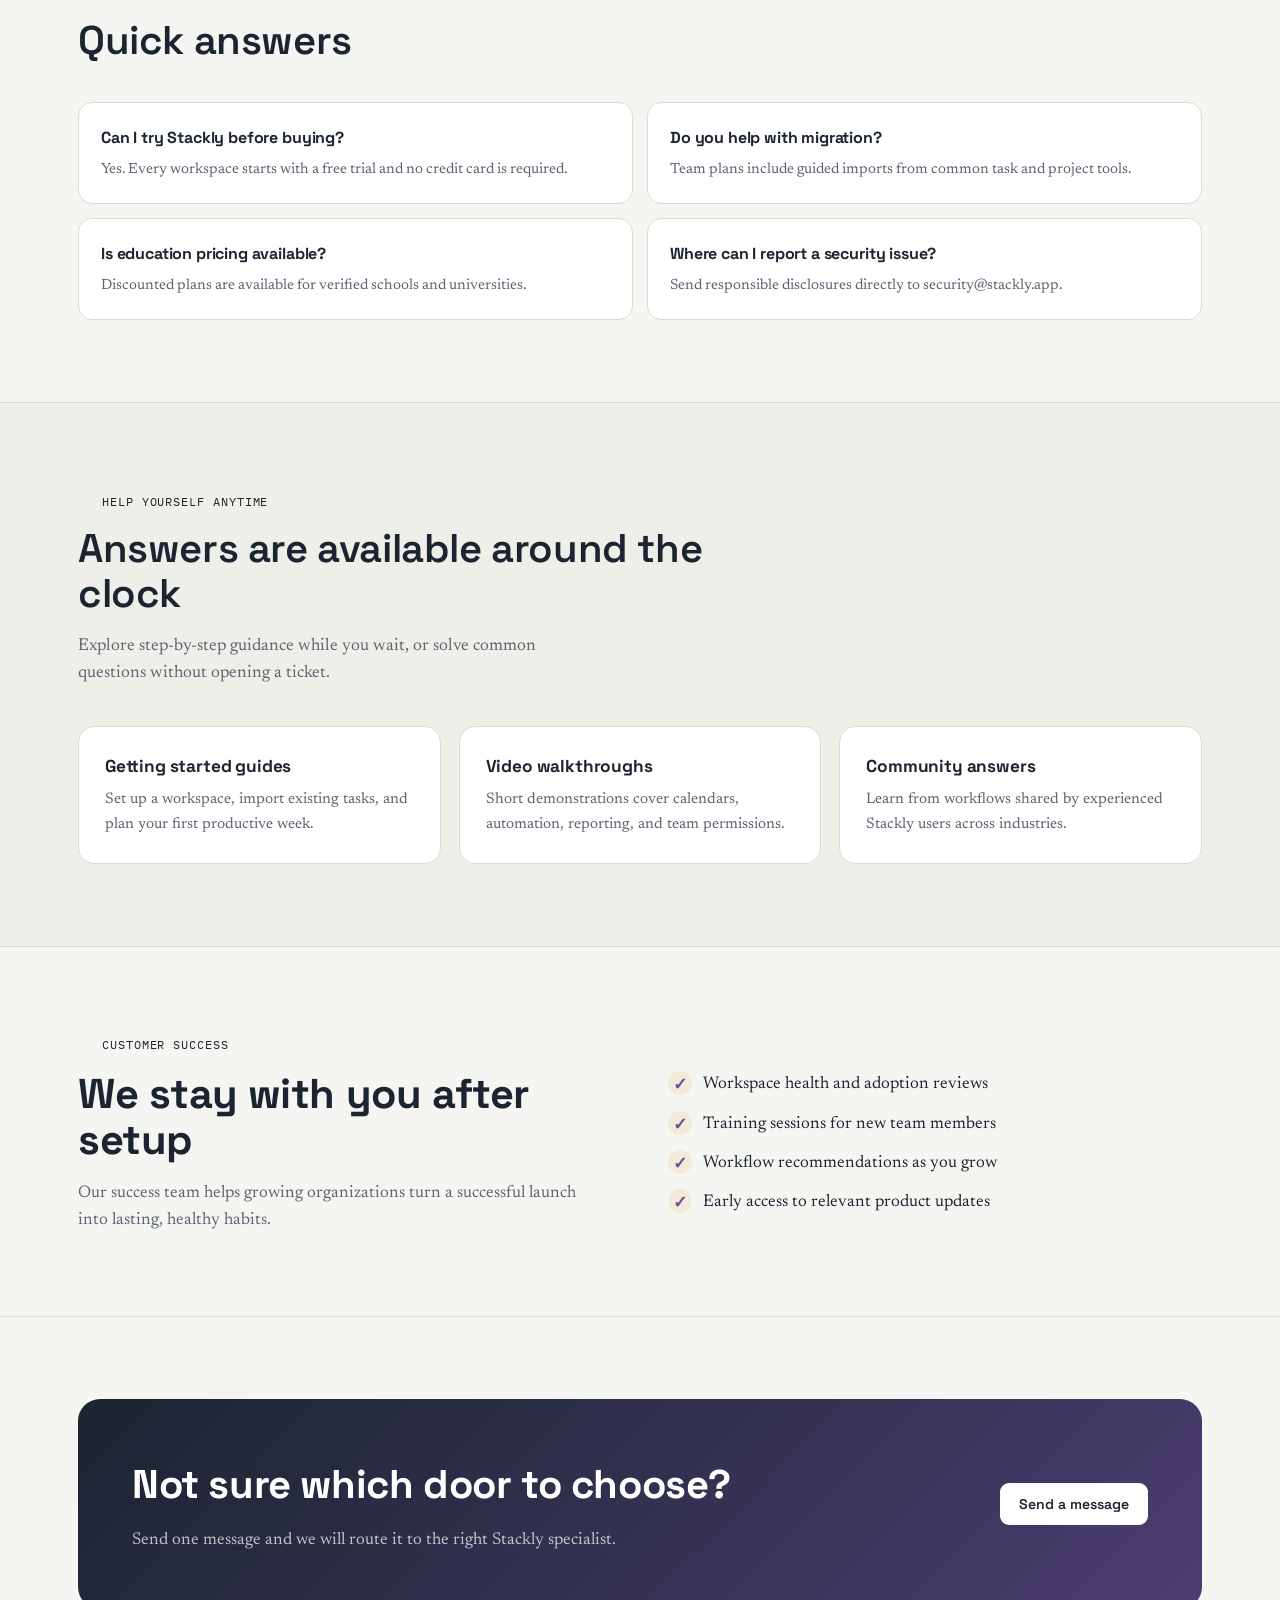
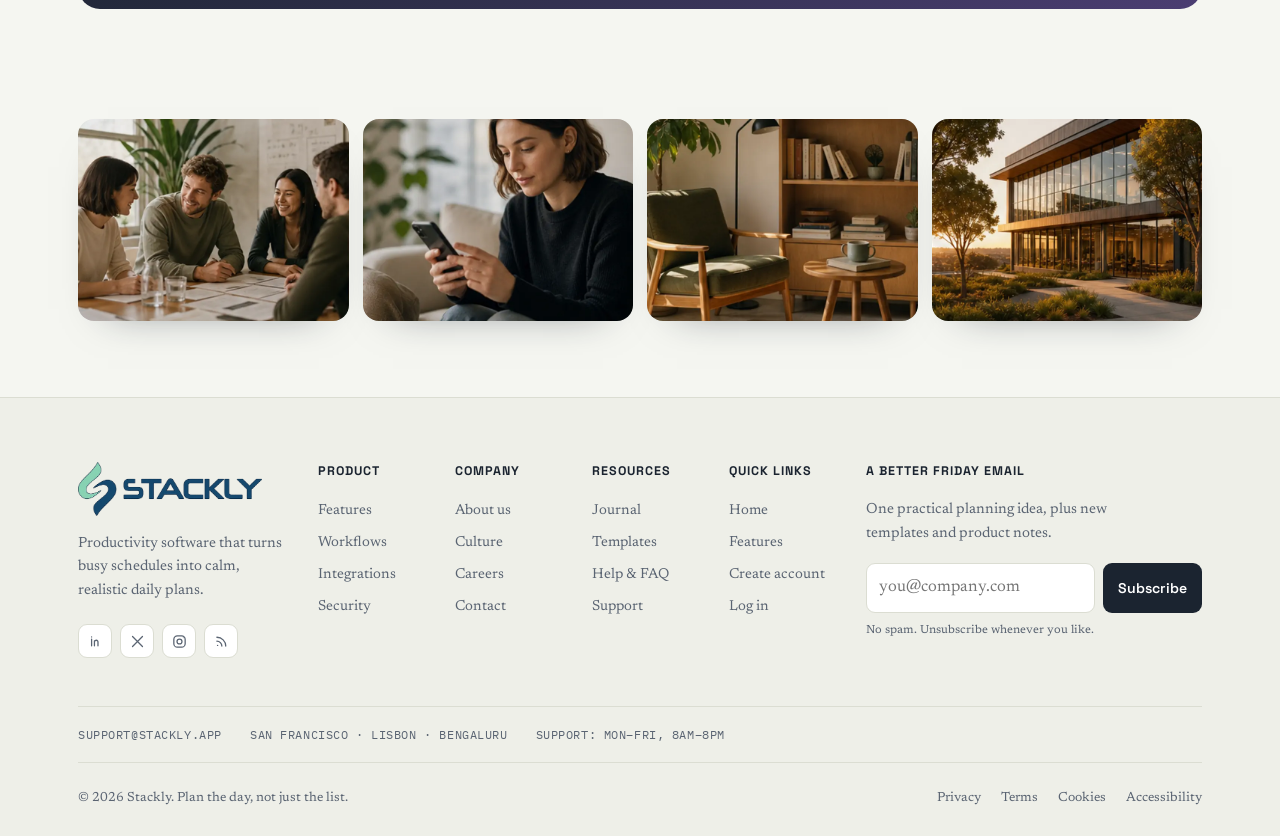
<file: contact.html>
<!DOCTYPE html>
<html lang="en">
<head>
<meta charset="UTF-8">
<meta name="viewport" content="width=device-width, initial-scale=1.0">
<title>Contact — Stackly</title>
<link rel="preconnect" href="https://fonts.googleapis.com">
<link rel="preconnect" href="https://fonts.gstatic.com" crossorigin>
<link href="https://fonts.googleapis.com/css2?family=Space+Grotesk:wght@400;500;600;700&family=Newsreader:ital,opsz,wght@0,6..72,400;0,6..72,500;1,6..72,400&family=IBM+Plex+Mono:wght@400;500&display=swap" rel="stylesheet">
<link rel="stylesheet" href="styles.css">
</head>
<body data-page="contact">
<!-- SVG ICON SPRITE -->
<svg style="display:none" aria-hidden="true">
  <symbol id="i-check" viewBox="0 0 24 24"><polyline points="4,13 10,19 20,6"/></symbol>
  <symbol id="i-calendar" viewBox="0 0 24 24"><rect x="3" y="5" width="18" height="16" rx="2"/><line x1="3" y1="10" x2="21" y2="10"/><line x1="8" y1="3" x2="8" y2="7"/><line x1="16" y1="3" x2="16" y2="7"/></symbol>
  <symbol id="i-clock" viewBox="0 0 24 24"><circle cx="12" cy="12" r="9"/><polyline points="12,7 12,12 16,14"/></symbol>
  <symbol id="i-users" viewBox="0 0 24 24"><circle cx="9" cy="8" r="3.4"/><circle cx="17" cy="10" r="2.6"/><path d="M3 20c0-3.6 2.7-6 6-6s6 2.4 6 6"/><path d="M15.5 14.2c2.5.3 4.5 2.3 4.5 5.8"/></symbol>
  <symbol id="i-chart" viewBox="0 0 24 24"><line x1="5" y1="21" x2="19" y2="21"/><rect x="6" y="12" width="3.2" height="8"/><rect x="10.4" y="7" width="3.2" height="13"/><rect x="14.8" y="3" width="3.2" height="17"/></symbol>
  <symbol id="i-chat" viewBox="0 0 24 24"><path d="M4 5h16v11H8l-4 4z"/></symbol>
  <symbol id="i-doc" viewBox="0 0 24 24"><path d="M6 3h8l4 4v14H6z"/><line x1="9" y1="12" x2="15" y2="12"/><line x1="9" y1="16" x2="15" y2="16"/></symbol>
  <symbol id="i-bolt" viewBox="0 0 24 24"><polygon points="13,2 4,14 11,14 9,22 20,9 13,9"/></symbol>
  <symbol id="i-target" viewBox="0 0 24 24"><circle cx="12" cy="12" r="9"/><circle cx="12" cy="12" r="5"/><circle cx="12" cy="12" r="1"/></symbol>
  <symbol id="i-gear" viewBox="0 0 24 24"><circle cx="12" cy="12" r="3.4"/><path d="M12 3v3M12 18v3M3 12h3M18 12h3M5.6 5.6l2.1 2.1M16.3 16.3l2.1 2.1M18.4 5.6l-2.1 2.1M7.7 16.3l-2.1 2.1"/></symbol>
  <symbol id="i-globe" viewBox="0 0 24 24"><circle cx="12" cy="12" r="9"/><ellipse cx="12" cy="12" rx="4" ry="9"/><line x1="3" y1="12" x2="21" y2="12"/></symbol>
  <symbol id="i-shield" viewBox="0 0 24 24"><path d="M12 3l8 3v6c0 5-3.5 8-8 9-4.5-1-8-4-8-9V6z"/></symbol>
  <symbol id="i-mail" viewBox="0 0 24 24"><rect x="3" y="5" width="18" height="14" rx="2"/><polyline points="3,6 12,13 21,6"/></symbol>
  <symbol id="i-pin" viewBox="0 0 24 24"><path d="M12 21s7-6.5 7-11.5A7 7 0 0 0 5 9.5C5 14.5 12 21 12 21z"/><circle cx="12" cy="9.5" r="2.3"/></symbol>
  <symbol id="i-star" viewBox="0 0 24 24"><polygon points="12,2.5 15,9.5 22,10.3 16.8,15 18.3,21.5 12,18 5.7,21.5 7.2,15 2,10.3 9,9.5"/></symbol>
  <symbol id="i-folder" viewBox="0 0 24 24"><path d="M3 6h6l2 2h10v11H3z"/></symbol>
  <symbol id="i-sync" viewBox="0 0 24 24"><path d="M4 12a8 8 0 0 1 14-5.3M20 6v5h-5"/><path d="M20 12a8 8 0 0 1-14 5.3M4 18v-5h5"/></symbol>
  <symbol id="i-mobile" viewBox="0 0 24 24"><rect x="7" y="2" width="10" height="20" rx="2"/><line x1="11" y1="18" x2="13" y2="18"/></symbol>
  <symbol id="i-heart" viewBox="0 0 24 24"><path d="M12 21s-8-4.6-8-11a5 5 0 0 1 9-3 5 5 0 0 1 9 3c0 6.4-8 11-8 11z"/></symbol>
  <symbol id="i-award" viewBox="0 0 24 24"><circle cx="12" cy="8" r="5"/><path d="M8.5 12.5L7 21l5-2.5L17 21l-1.5-8.5"/></symbol>
  <symbol id="i-briefcase" viewBox="0 0 24 24"><rect x="3" y="7" width="18" height="13" rx="2"/><path d="M8 7V5a2 2 0 0 1 2-2h4a2 2 0 0 1 2 2v2"/></symbol>
  <symbol id="i-search" viewBox="0 0 24 24"><circle cx="10.5" cy="10.5" r="6.5"/><line x1="21" y1="21" x2="15.3" y2="15.3"/></symbol>
  <symbol id="i-send" viewBox="0 0 24 24"><polygon points="3,11 21,3 13,21 11,13"/></symbol>
  <symbol id="i-layers" viewBox="0 0 24 24"><polygon points="12,3 21,8 12,13 3,8"/><polyline points="3,14 12,19 21,14"/></symbol>
  <symbol id="i-flag" viewBox="0 0 24 24"><line x1="5" y1="3" x2="5" y2="21"/><path d="M5 4h14l-3 4 3 4H5"/></symbol>
</svg>

<!-- HEADER -->
<header id="site-header">
  <div class="header-in">
    <a href="index.html" class="logo"><img src="assets/images/stackly-logo.webp" alt="Stackly" class="brand-logo"></a>
    <div class="scrim" id="scrim"></div>
    <nav class="primary" id="primary-nav">
      <a href="index.html" data-nav="home">Home</a>
      <a href="about.html" data-nav="about">About Us</a>
      <a href="services.html" data-nav="services">Services</a>
      <a href="blog.html" data-nav="blog">Blog</a>
      <a href="contact.html" data-nav="contact">Contact</a>
      <div class="mobile-actions">
        <a class="btn btn-ghost" href="login.html">Log in</a>
        <a class="btn btn-solid" href="signup.html">Sign up free</a>
      </div>
    </nav>
    <div class="header-actions">
      <a class="btn btn-ghost" href="login.html">Log in</a>
      <a class="btn btn-solid" href="signup.html">Sign up free</a>
      <button class="hamburger" id="hamburger" aria-label="Toggle menu"><span></span><span></span><span></span></button>
    </div>
  </div>
</header>

<main>
<section class="page" id="contact" style="--seg-color:var(--contact-a); --seg-color-soft:#6B4E9E26;">
  <div class="wrap">
    <div class="section-head">
      <span class="eyebrow mono">Dusk · 17:00 — let's talk</span>
      <h2>We're quick to reply, even in the evening</h2>
      <p>Sales, support, partnerships or press — pick the right door and someone will answer.</p>
    </div>

    <div class="hero-mosaic" aria-label="Ways to connect with Stackly">
      <img src="assets/images/contact-conversation.webp" alt="Conversation bubbles around a message card" width="900" height="620" fetchpriority="high">
      <img src="assets/images/contact-global.webp" alt="Global offices connected by violet arcs" width="900" height="620" loading="lazy">
      <img src="assets/images/contact-support.webp" alt="A friendly support desk with an envelope and clock" width="900" height="620" loading="lazy">
      <img class="hero-image-fourth" src="assets/images/contact-trust.webp" alt="A shield protecting a glowing connection" width="900" height="620" loading="lazy">
    </div>

    <div class="contact-grid">
      <div class="form-card">
        <div class="field"><label>Full name</label><input type="text" placeholder="Jordan Lee"></div>
        <div class="field"><label>Work email</label><input type="email" placeholder="jordan@company.com"></div>
        <div class="field"><label>What's this about</label><input type="text" placeholder="Team plan pricing"></div>
        <div class="field"><label>Message</label><textarea rows="4" placeholder="Tell us a bit about your team..."></textarea></div>
        <button class="btn btn-solid" style="width:100%; justify-content:center; padding:13px;">Send message</button>
      </div>
      <div class="map-list">
        <div class="map-item"><span class="dot"></span><div><h4 style="font-size:0.98rem;">San Francisco (HQ)</h4><p style="font-size:0.88rem; color:var(--ink-soft); margin-top:3px;">548 Market St, remote-friendly office</p></div></div>
        <div class="map-item"><span class="dot"></span><div><h4 style="font-size:0.98rem;">Lisbon</h4><p style="font-size:0.88rem; color:var(--ink-soft); margin-top:3px;">Engineering hub, EU time zone coverage</p></div></div>
        <div class="map-item"><span class="dot"></span><div><h4 style="font-size:0.98rem;">Bengaluru</h4><p style="font-size:0.88rem; color:var(--ink-soft); margin-top:3px;">Support & customer success team</p></div></div>
      </div>
    </div>

    <div class="subgrid">
      <div class="subcard"><div class="icon-badge"><svg><use href="#i-chat"/></svg></div><h3>Live chat</h3><p>Average first response under three minutes, 8am–8pm on weekdays.</p></div>
      <div class="subcard"><div class="icon-badge"><svg><use href="#i-mail"/></svg></div><h3>Email support</h3><p>support@stackly.app — replies within one business day, guaranteed.</p></div>
      <div class="subcard"><div class="icon-badge"><svg><use href="#i-briefcase"/></svg></div><h3>Sales inquiries</h3><p>Talk to us about team, enterprise or education pricing.</p></div>
      <div class="subcard"><div class="icon-badge"><svg><use href="#i-users"/></svg></div><h3>Partnerships</h3><p>Integrations, co-marketing and reseller programs, one inbox.</p></div>
      <div class="subcard"><div class="icon-badge"><svg><use href="#i-search"/></svg></div><h3>Help center & FAQ</h3><p>Searchable answers to the 200 questions we hear most often.</p></div>
      <div class="subcard"><div class="icon-badge"><svg><use href="#i-globe"/></svg></div><h3>Follow along</h3><p>Product notes and planning tips on X, LinkedIn and our RSS feed.</p></div>
      <div class="subcard"><div class="icon-badge"><svg><use href="#i-clock"/></svg></div><h3>Response times</h3><p>Support: same day. Sales: within 24 hours. Press: within 48 hours.</p></div>
      <div class="subcard"><div class="icon-badge"><svg><use href="#i-shield"/></svg></div><h3>Trust & security</h3><p>Report a vulnerability or request our latest security documentation.</p></div>
      <div class="subcard"><div class="icon-badge"><svg><use href="#i-layers"/></svg></div><h3>Community forum</h3><p>Ask fellow Stackly users how they've set up their own workspace.</p></div>
      <div class="subcard"><div class="icon-badge"><svg><use href="#i-pin"/></svg></div><h3>Visit an office</h3><p>Drop by San Francisco, Lisbon or Bengaluru — coffee's on us.</p></div>
    </div>
  </div>
</section>

<section class="content-section soft" aria-labelledby="contact-route-title"><div class="wrap"><div class="section-head"><span class="eyebrow mono">Choose the right route</span><h2 id="contact-route-title">Get to the right person faster</h2></div><div class="feature-grid"><article class="feature-panel"><h3>Product support</h3><p>Questions about setup, billing, integrations or an existing workspace.</p></article><article class="feature-panel"><h3>Sales & enterprise</h3><p>Pricing, security reviews, procurement and rollout planning.</p></article><article class="feature-panel"><h3>Press & partnerships</h3><p>Media requests, integration partnerships and community programs.</p></article></div></div></section>

<section class="content-section" aria-labelledby="contact-times-title"><div class="wrap"><div class="section-head"><span class="eyebrow mono">What to expect</span><h2 id="contact-times-title">Clear response times, every time</h2></div><div class="metric-grid"><div class="metric-box"><strong>&lt;3m</strong><span>live chat first response</span></div><div class="metric-box"><strong>4h</strong><span>average support reply</span></div><div class="metric-box"><strong>24h</strong><span>sales response target</span></div><div class="metric-box"><strong>98%</strong><span>customer satisfaction</span></div></div></div></section>

<section class="content-section soft" aria-labelledby="contact-offices-title"><div class="wrap split-feature"><div><span class="eyebrow mono">Around the clock</span><h2 id="contact-offices-title">Three hubs, one global team</h2><p>Our teams in San Francisco, Lisbon and Bengaluru hand conversations across time zones so help is never far away.</p></div><ul class="check-list"><li>Americas coverage from San Francisco</li><li>European coverage from Lisbon</li><li>Asia-Pacific coverage from Bengaluru</li></ul></div></section>

<section class="content-section" aria-labelledby="contact-faq-title"><div class="wrap"><div class="section-head"><span class="eyebrow mono">Before you write</span><h2 id="contact-faq-title">Quick answers</h2></div><div class="faq-list"><article class="faq-item"><h3>Can I try Stackly before buying?</h3><p>Yes. Every workspace starts with a free trial and no credit card is required.</p></article><article class="faq-item"><h3>Do you help with migration?</h3><p>Team plans include guided imports from common task and project tools.</p></article><article class="faq-item"><h3>Is education pricing available?</h3><p>Discounted plans are available for verified schools and universities.</p></article><article class="faq-item"><h3>Where can I report a security issue?</h3><p>Send responsible disclosures directly to security@stackly.app.</p></article></div></div></section>

<section class="content-section soft" aria-labelledby="contact-help-title"><div class="wrap"><div class="section-head"><span class="eyebrow mono">Help yourself anytime</span><h2 id="contact-help-title">Answers are available around the clock</h2><p>Explore step-by-step guidance while you wait, or solve common questions without opening a ticket.</p></div><div class="feature-grid"><article class="feature-panel"><h3>Getting started guides</h3><p>Set up a workspace, import existing tasks, and plan your first productive week.</p></article><article class="feature-panel"><h3>Video walkthroughs</h3><p>Short demonstrations cover calendars, automation, reporting, and team permissions.</p></article><article class="feature-panel"><h3>Community answers</h3><p>Learn from workflows shared by experienced Stackly users across industries.</p></article></div></div></section>

<section class="content-section" aria-labelledby="contact-success-title"><div class="wrap split-feature"><div><span class="eyebrow mono">Customer success</span><h2 id="contact-success-title">We stay with you after setup</h2><p>Our success team helps growing organizations turn a successful launch into lasting, healthy habits.</p></div><ul class="check-list"><li>Workspace health and adoption reviews</li><li>Training sessions for new team members</li><li>Workflow recommendations as you grow</li><li>Early access to relevant product updates</li></ul></div></section>

<section class="content-section" aria-labelledby="contact-ready-title"><div class="wrap"><div class="section-cta"><div><h2 id="contact-ready-title">Not sure which door to choose?</h2><p>Send one message and we will route it to the right Stackly specialist.</p></div><a class="btn" href="#contact">Send a message</a></div></div></section>
<section class="editorial-strip" aria-label="Connect with Stackly"><div class="wrap editorial-grid">
  <img src="assets/images/editorial-16.webp" alt="Marketing team brainstorming together" loading="lazy"><img src="assets/images/editorial-18.webp" alt="Professional checking tasks on a phone" loading="lazy"><img src="assets/images/editorial-19.webp" alt="Quiet customer lounge" loading="lazy"><img src="assets/images/editorial-21.webp" alt="Stackly office at golden hour" loading="lazy">
</div></section>
</main>

<footer class="site-footer">
  <div class="wrap">
    <div class="footer-grid">
      <div class="footer-brand">
        <a href="index.html" class="logo"><img src="assets/images/stackly-logo.webp" alt="Stackly" class="brand-logo"></a>
        <p>Productivity software that turns busy schedules into calm, realistic daily plans.</p>
<div class="footer-socials" aria-label="Social media">
          <a href="404.html" aria-label="Stackly on LinkedIn"><svg viewBox="0 0 24 24" aria-hidden="true"><path d="M6.5 8.5V18M6.5 5.5v.1M10.5 18v-5.3c0-2.3 3-3.3 4.5-1.5.4.5.5 1.2.5 2V18M10.5 11v7"/></svg></a>
          <a href="404.html" aria-label="Stackly on X"><svg viewBox="0 0 24 24" aria-hidden="true"><path d="M5 5l14 14M19 5L5 19"/></svg></a>
          <a href="404.html" aria-label="Stackly on Instagram"><svg viewBox="0 0 24 24" aria-hidden="true"><rect x="4" y="4" width="16" height="16" rx="5"/><circle cx="12" cy="12" r="3.5"/><circle cx="17.3" cy="6.8" r=".7" class="icon-fill"/></svg></a>
          <a href="404.html" aria-label="Stackly RSS feed"><svg viewBox="0 0 24 24" aria-hidden="true"><circle cx="6.5" cy="17.5" r="1" class="icon-fill"/><path d="M5.5 11.5a7 7 0 0 1 7 7M5.5 6a12.5 12.5 0 0 1 12.5 12.5"/></svg></a>
        </div>
      </div>
      <div class="footer-column"><h2>Product</h2><a href="services.html">Features</a><a href="services.html#services-flow-title">Workflows</a><a href="services.html#services-integrations-title">Integrations</a><a href="services.html#services-security-title">Security</a></div>
      <div class="footer-column"><h2>Company</h2><a href="about.html">About us</a><a href="about.html#about-culture-title">Culture</a><a href="about.html#about-join-title">Careers</a><a href="contact.html">Contact</a></div>
      <div class="footer-column"><h2>Resources</h2><a href="blog.html">Journal</a><a href="blog.html#blog-library-title">Templates</a><a href="contact.html#contact-faq-title">Help & FAQ</a><a href="contact.html#contact-route-title">Support</a></div>
      <div class="footer-column"><h2>Quick Links</h2><a href="index.html">Home</a><a href="services.html">Features</a><a href="signup.html">Create account</a><a href="login.html">Log in</a></div>
      <div class="footer-newsletter">
        <h2>A better Friday email</h2><p>One practical planning idea, plus new templates and product notes.</p>
        <form class="footer-form"><label class="sr-only" for="footer-email-contact">Email address</label><input id="footer-email-contact" type="email" placeholder="you@company.com" required><button type="submit" class="btn btn-solid">Subscribe</button></form>
        <span class="footer-note">No spam. Unsubscribe whenever you like.</span>
      </div>
    </div>
    <div class="footer-contact"><span>support@stackly.app</span><span>San Francisco · Lisbon · Bengaluru</span><span>Support: Mon–Fri, 8am–8pm</span></div>
    <div class="footer-bottom"><span>© 2026 Stackly. Plan the day, not just the list.</span><div class="foot-links"><a href="404.html">Privacy</a><a href="404.html">Terms</a><a href="404.html">Cookies</a><a href="404.html">Accessibility</a></div></div>
  </div>
</footer>
<script src="app.js"></script>
</body>
</html>
</file>
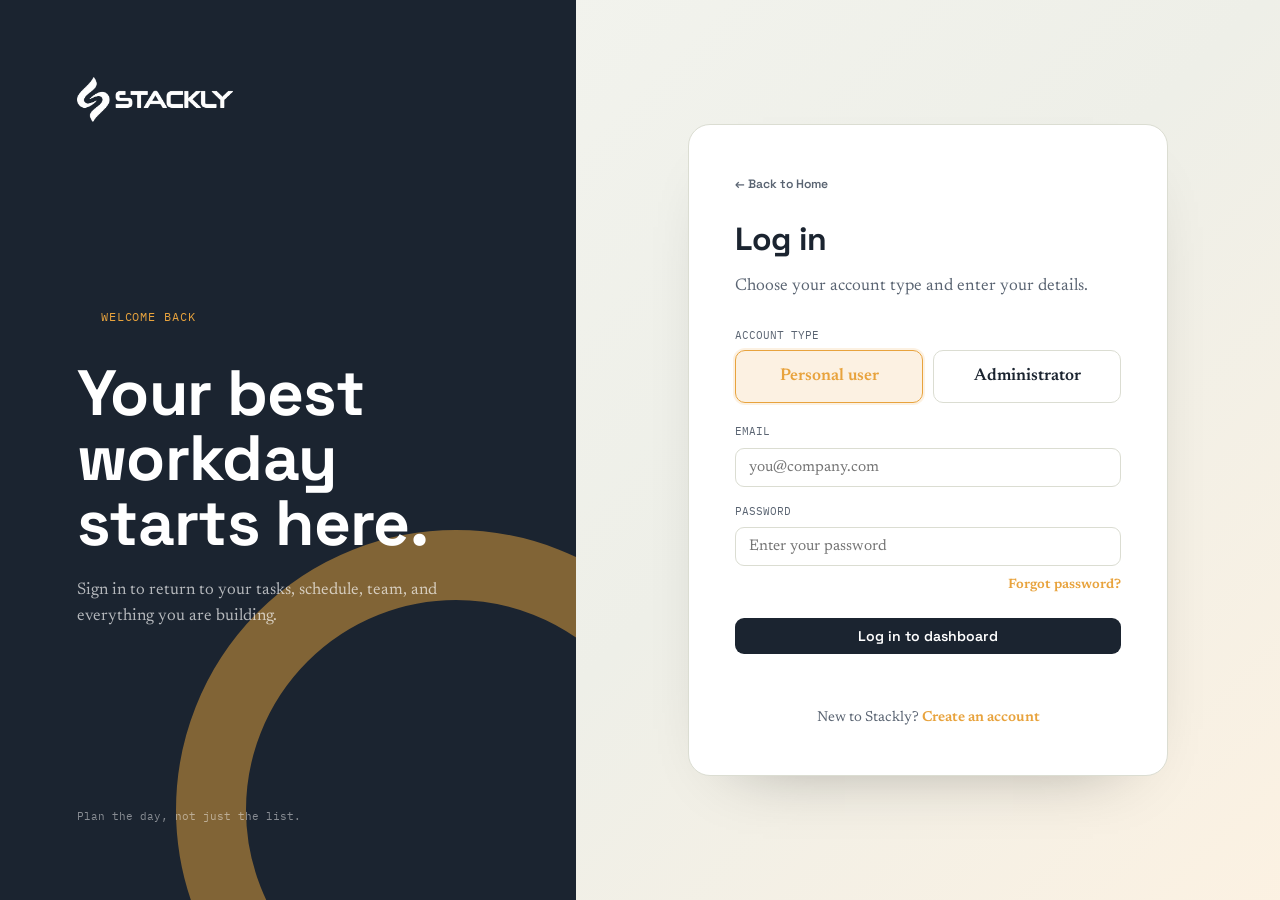
<file: login.html>
<!DOCTYPE html><html lang="en"><head><meta charset="UTF-8"><meta name="viewport" content="width=device-width,initial-scale=1"><title>Log in — Stackly</title><link rel="preconnect" href="https://fonts.googleapis.com"><link rel="preconnect" href="https://fonts.gstatic.com" crossorigin><link href="https://fonts.googleapis.com/css2?family=Space+Grotesk:wght@400;500;600;700&family=Newsreader:wght@400;500&family=IBM+Plex+Mono:wght@400;500&display=swap" rel="stylesheet"><link rel="stylesheet" href="styles.css"></head>
<body class="auth-page" data-auth-page="login" style="--accent:var(--home-a);--accent-soft:#E8A33D26"><main class="auth-layout"><section class="auth-brand"><a href="index.html" class="logo"><img src="assets/images/stackly-logo.webp" alt="Stackly" class="brand-logo"></a><div class="auth-copy"><span class="eyebrow mono">Welcome back</span><h1>Your best workday starts here.</h1><p>Sign in to return to your tasks, schedule, team, and everything you are building.</p></div><span class="auth-note">Plan the day, not just the list.</span></section><section class="auth-main"><form class="auth-card" data-auth-form><a class="auth-home" href="index.html">&larr; Back to Home</a><h2>Log in</h2><p class="auth-subtitle">Choose your account type and enter your details.</p><span class="role-label">ACCOUNT TYPE</span><div class="role-picker"><label class="role-option"><input type="radio" name="role" value="user" checked><span>Personal user</span></label><label class="role-option"><input type="radio" name="role" value="admin"><span>Administrator</span></label></div><div class="field"><label for="login-email">EMAIL</label><input id="login-email" name="email" type="email" placeholder="you@company.com" required></div><div class="field"><label for="login-password">PASSWORD</label><input id="login-password" name="password" type="password" placeholder="Enter your password" minlength="6" required></div><div class="forgot-password"><a href="404.html">Forgot password?</a></div><button class="btn btn-solid auth-submit" type="submit">Log in to dashboard</button><p class="form-error" aria-live="polite"></p><p class="auth-switch">New to Stackly? <a href="signup.html">Create an account</a></p></form></section></main><script src="auth.js"></script></body></html>
</file>
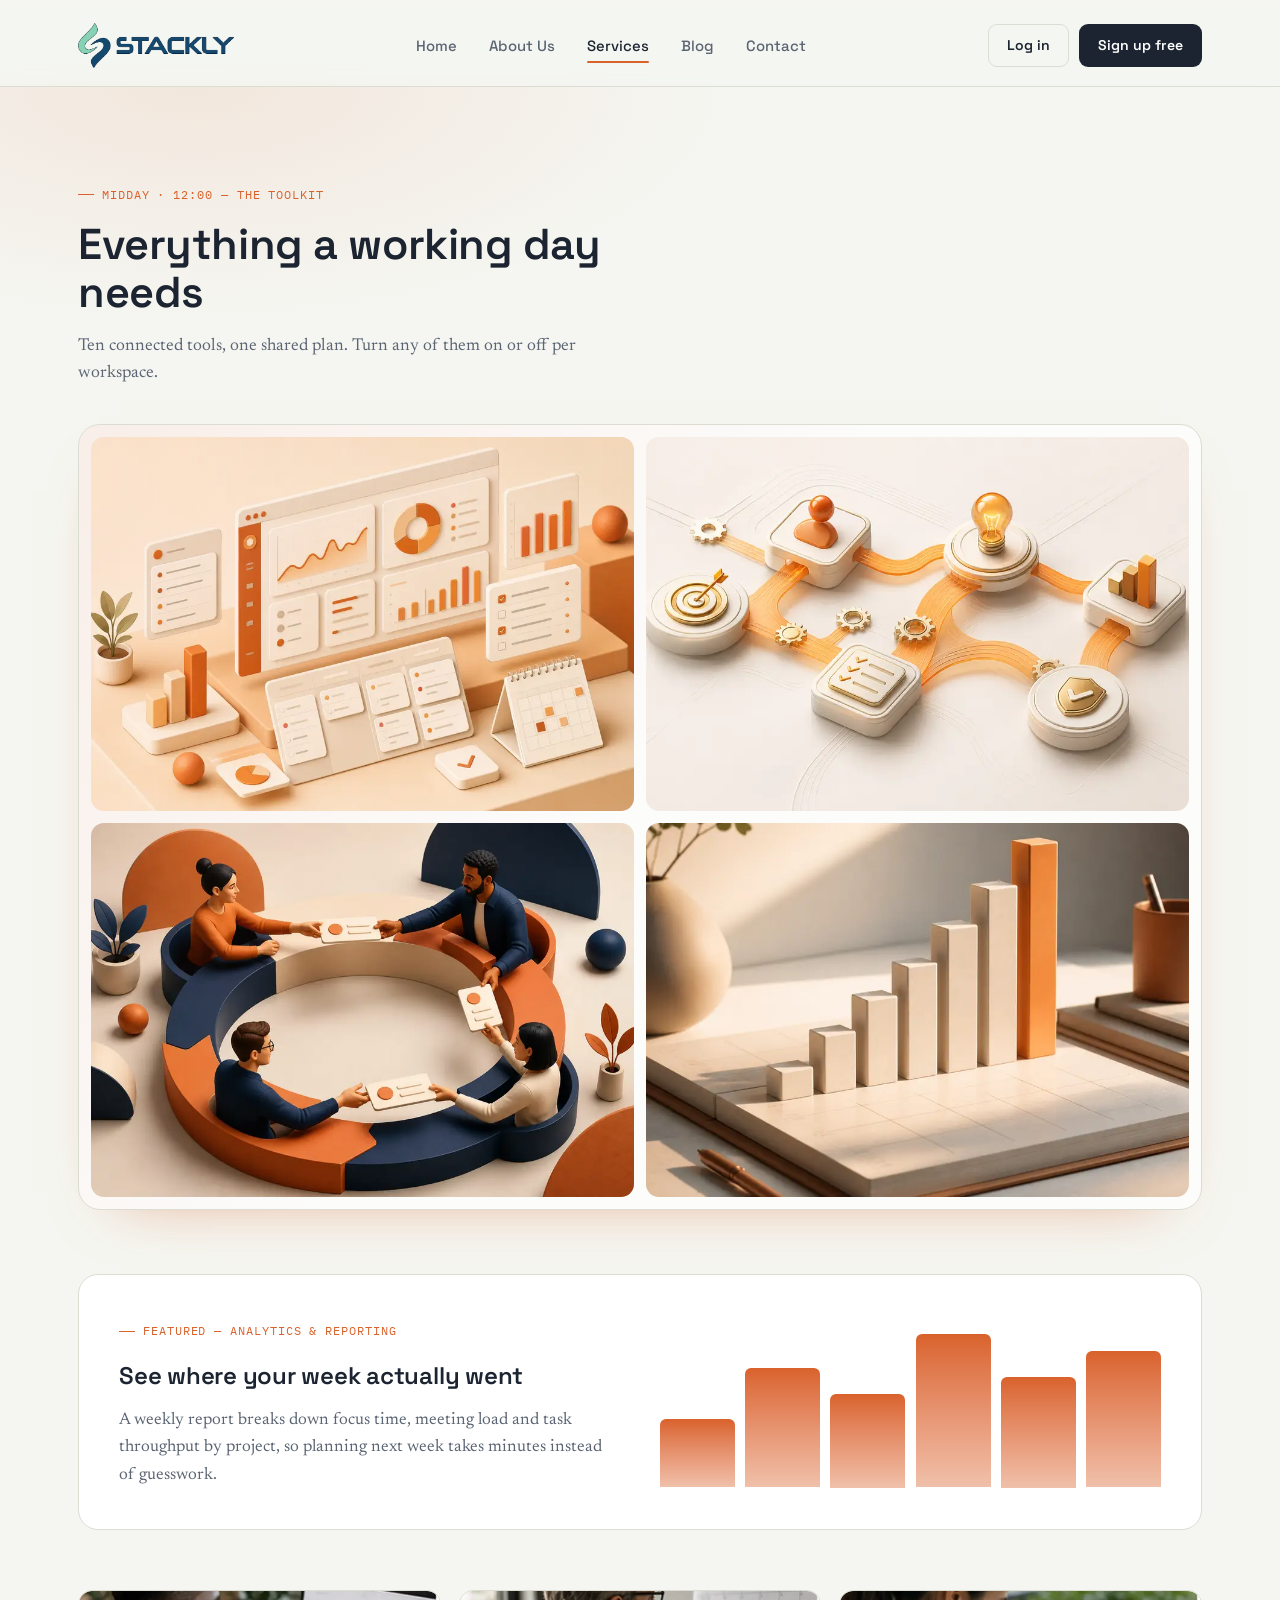
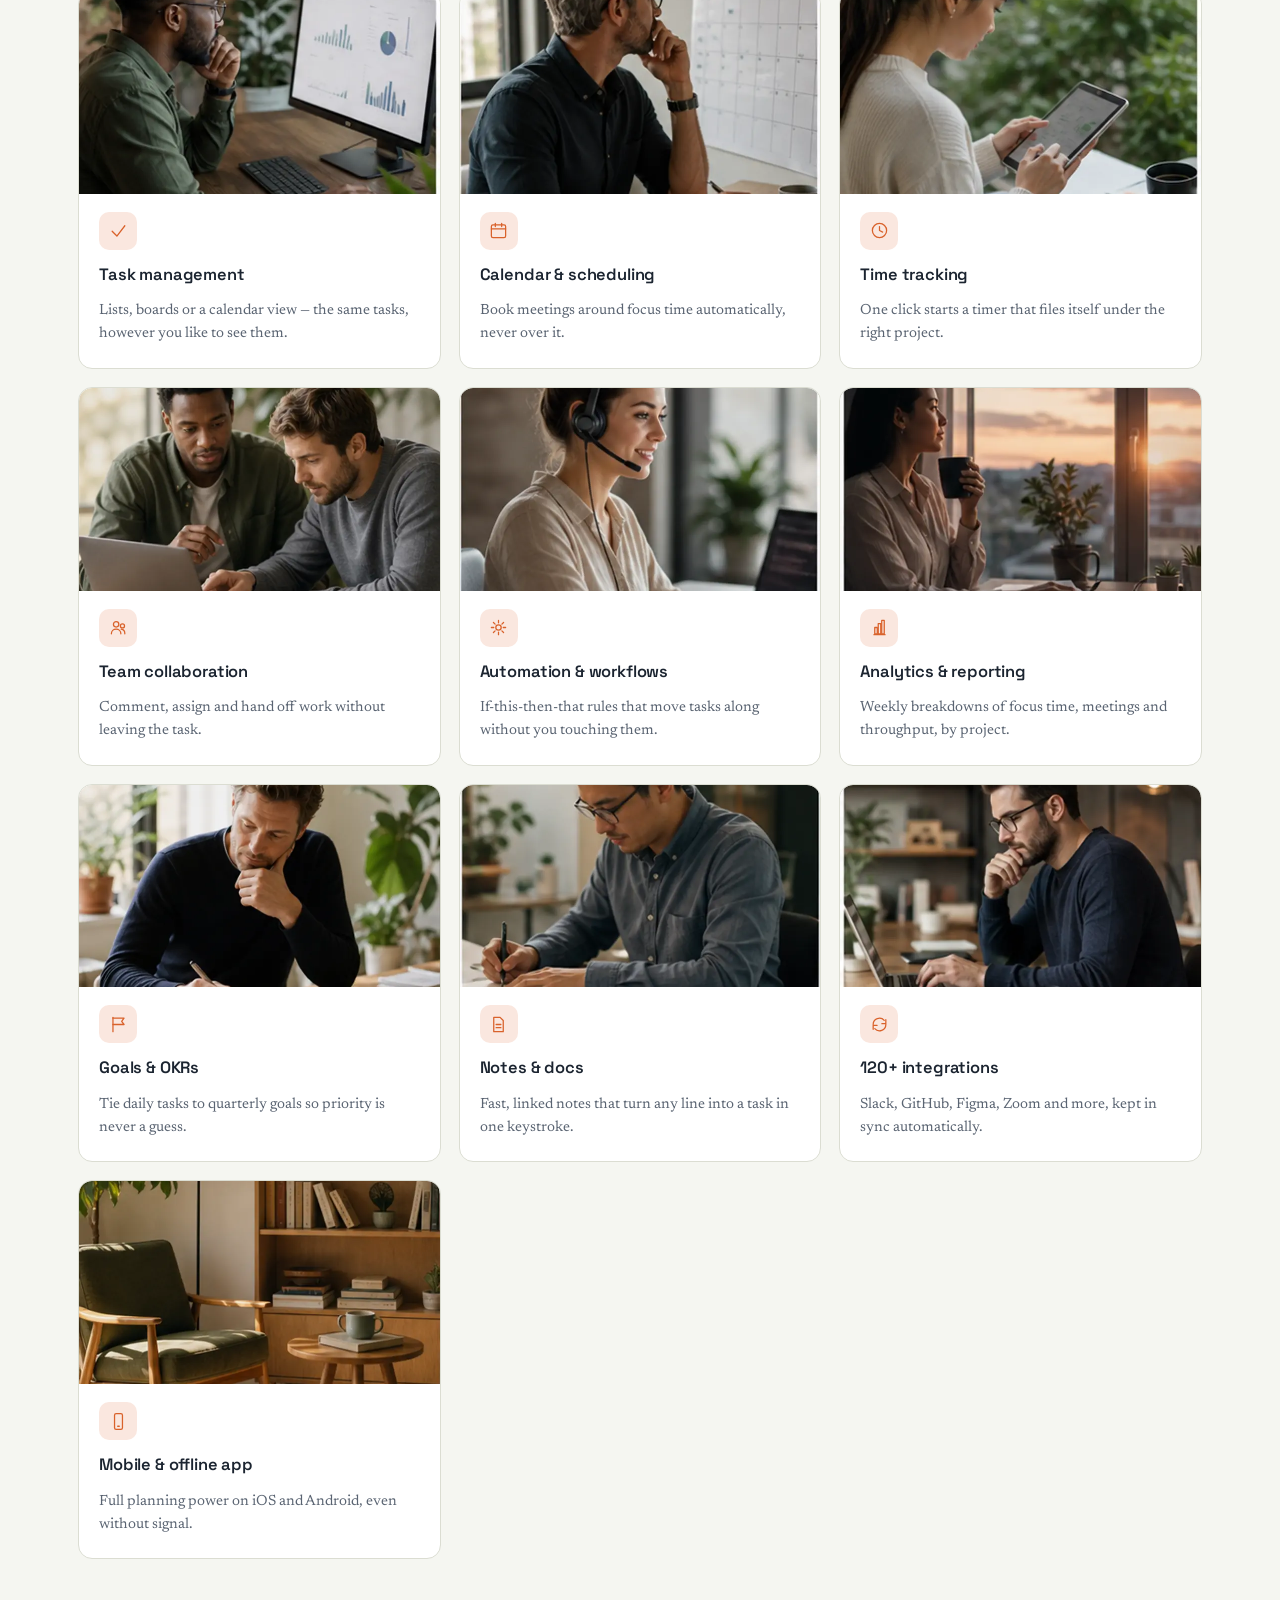
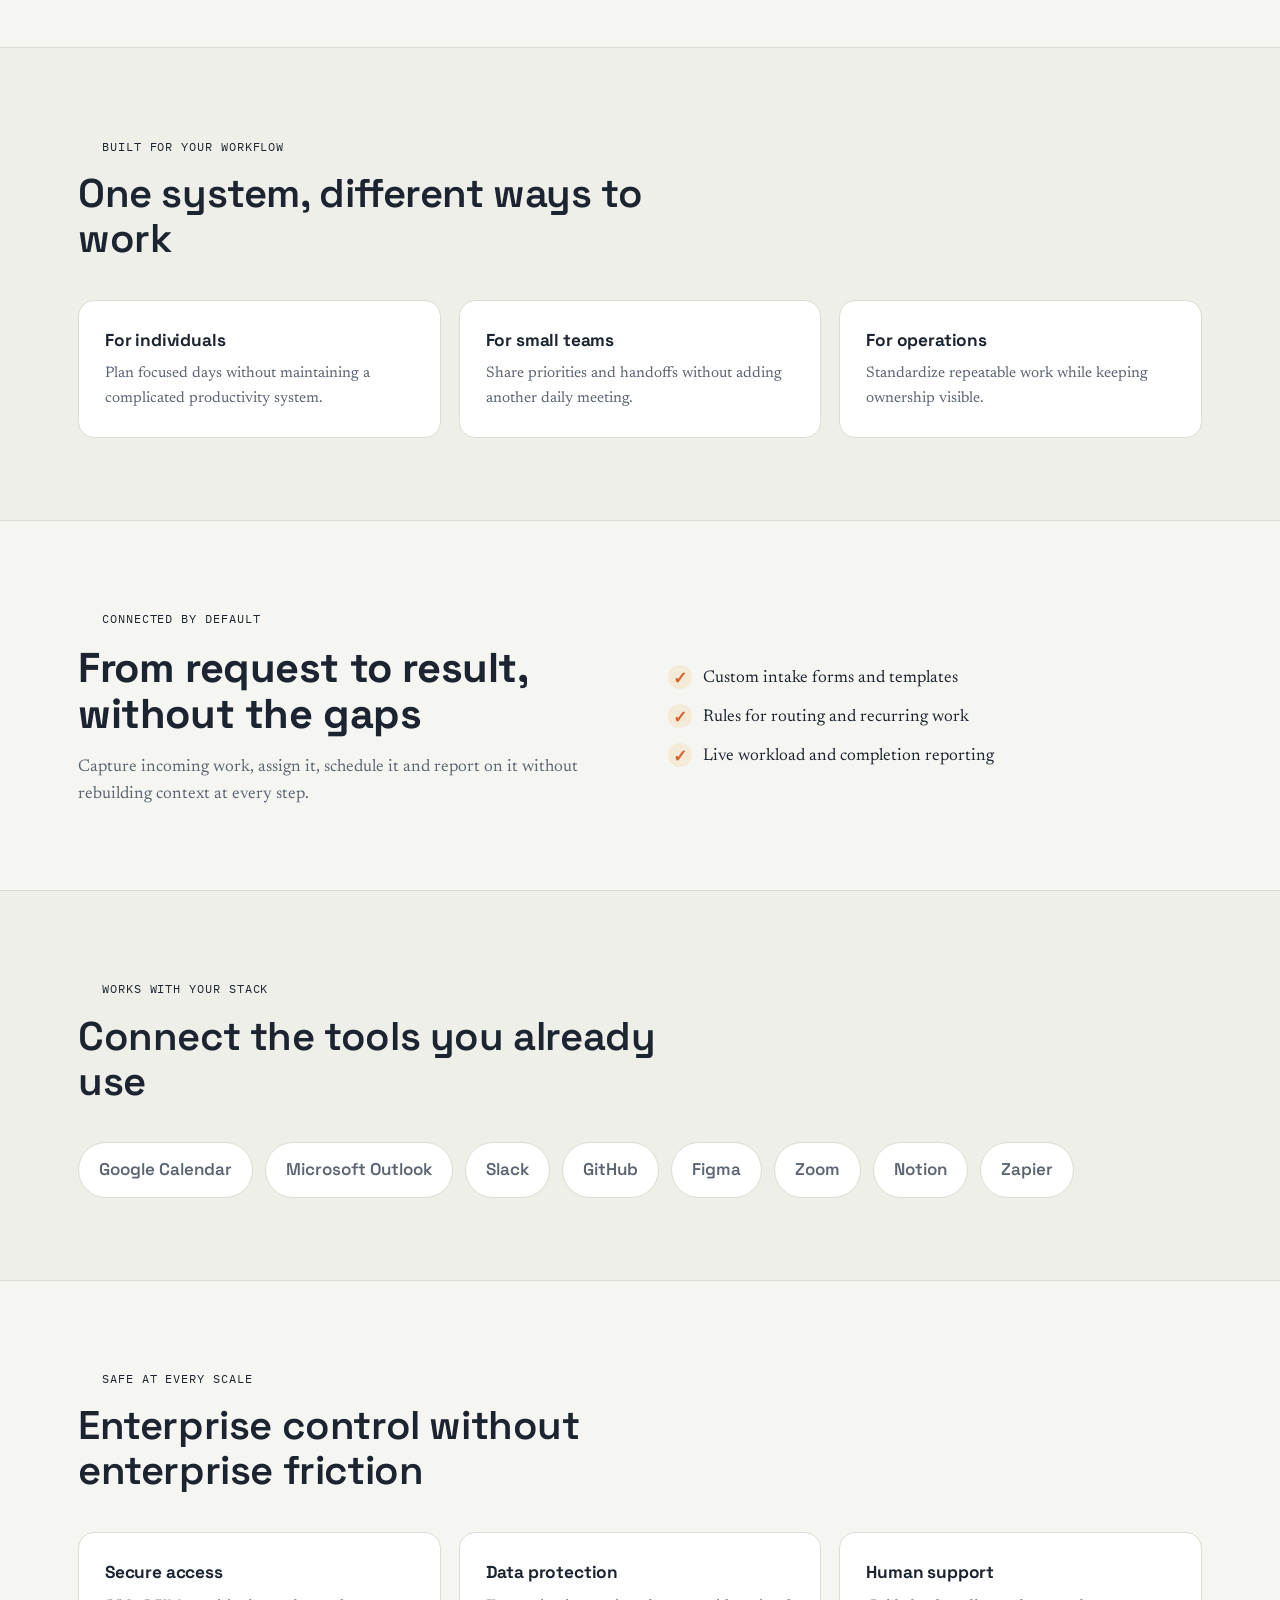
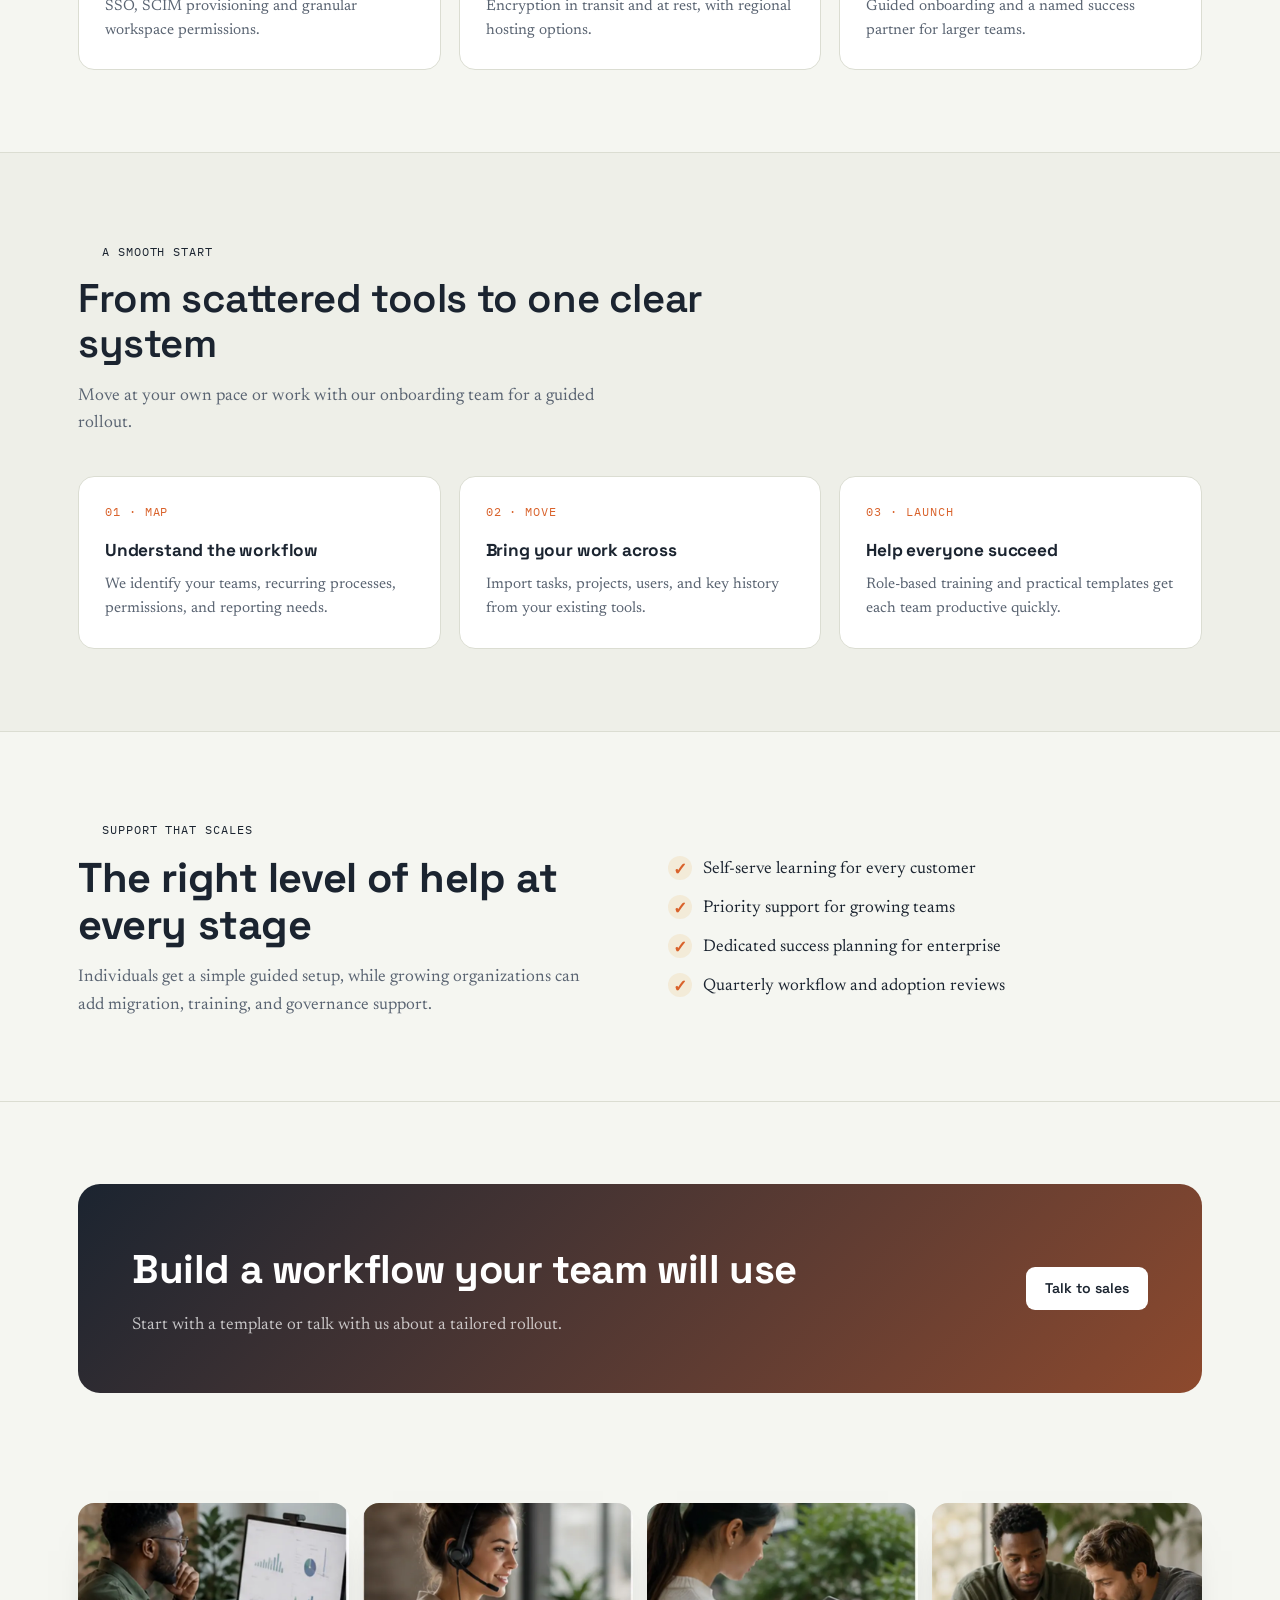
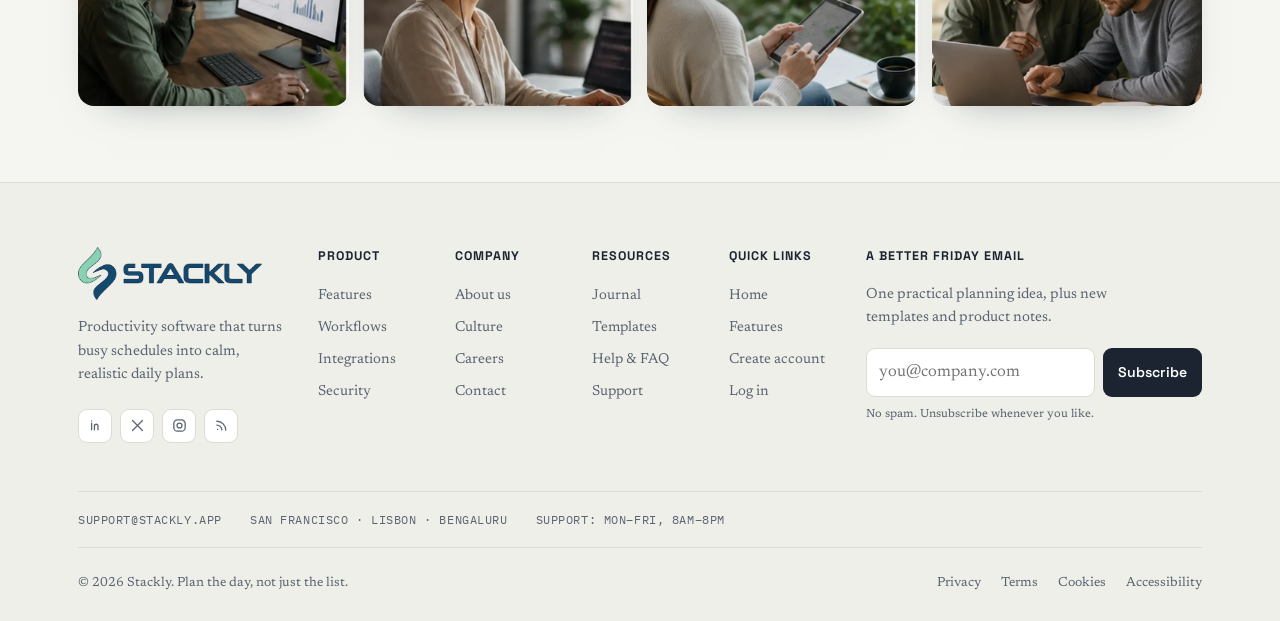
<file: services.html>
<!DOCTYPE html>
<html lang="en">
<head>
<meta charset="UTF-8">
<meta name="viewport" content="width=device-width, initial-scale=1.0">
<title>Services — Stackly</title>
<link rel="preconnect" href="https://fonts.googleapis.com">
<link rel="preconnect" href="https://fonts.gstatic.com" crossorigin>
<link href="https://fonts.googleapis.com/css2?family=Space+Grotesk:wght@400;500;600;700&family=Newsreader:ital,opsz,wght@0,6..72,400;0,6..72,500;1,6..72,400&family=IBM+Plex+Mono:wght@400;500&display=swap" rel="stylesheet">
<link rel="stylesheet" href="styles.css">
</head>
<body data-page="services">
<!-- SVG ICON SPRITE -->
<svg style="display:none" aria-hidden="true">
  <symbol id="i-check" viewBox="0 0 24 24"><polyline points="4,13 10,19 20,6"/></symbol>
  <symbol id="i-calendar" viewBox="0 0 24 24"><rect x="3" y="5" width="18" height="16" rx="2"/><line x1="3" y1="10" x2="21" y2="10"/><line x1="8" y1="3" x2="8" y2="7"/><line x1="16" y1="3" x2="16" y2="7"/></symbol>
  <symbol id="i-clock" viewBox="0 0 24 24"><circle cx="12" cy="12" r="9"/><polyline points="12,7 12,12 16,14"/></symbol>
  <symbol id="i-users" viewBox="0 0 24 24"><circle cx="9" cy="8" r="3.4"/><circle cx="17" cy="10" r="2.6"/><path d="M3 20c0-3.6 2.7-6 6-6s6 2.4 6 6"/><path d="M15.5 14.2c2.5.3 4.5 2.3 4.5 5.8"/></symbol>
  <symbol id="i-chart" viewBox="0 0 24 24"><line x1="5" y1="21" x2="19" y2="21"/><rect x="6" y="12" width="3.2" height="8"/><rect x="10.4" y="7" width="3.2" height="13"/><rect x="14.8" y="3" width="3.2" height="17"/></symbol>
  <symbol id="i-chat" viewBox="0 0 24 24"><path d="M4 5h16v11H8l-4 4z"/></symbol>
  <symbol id="i-doc" viewBox="0 0 24 24"><path d="M6 3h8l4 4v14H6z"/><line x1="9" y1="12" x2="15" y2="12"/><line x1="9" y1="16" x2="15" y2="16"/></symbol>
  <symbol id="i-bolt" viewBox="0 0 24 24"><polygon points="13,2 4,14 11,14 9,22 20,9 13,9"/></symbol>
  <symbol id="i-target" viewBox="0 0 24 24"><circle cx="12" cy="12" r="9"/><circle cx="12" cy="12" r="5"/><circle cx="12" cy="12" r="1"/></symbol>
  <symbol id="i-gear" viewBox="0 0 24 24"><circle cx="12" cy="12" r="3.4"/><path d="M12 3v3M12 18v3M3 12h3M18 12h3M5.6 5.6l2.1 2.1M16.3 16.3l2.1 2.1M18.4 5.6l-2.1 2.1M7.7 16.3l-2.1 2.1"/></symbol>
  <symbol id="i-globe" viewBox="0 0 24 24"><circle cx="12" cy="12" r="9"/><ellipse cx="12" cy="12" rx="4" ry="9"/><line x1="3" y1="12" x2="21" y2="12"/></symbol>
  <symbol id="i-shield" viewBox="0 0 24 24"><path d="M12 3l8 3v6c0 5-3.5 8-8 9-4.5-1-8-4-8-9V6z"/></symbol>
  <symbol id="i-mail" viewBox="0 0 24 24"><rect x="3" y="5" width="18" height="14" rx="2"/><polyline points="3,6 12,13 21,6"/></symbol>
  <symbol id="i-pin" viewBox="0 0 24 24"><path d="M12 21s7-6.5 7-11.5A7 7 0 0 0 5 9.5C5 14.5 12 21 12 21z"/><circle cx="12" cy="9.5" r="2.3"/></symbol>
  <symbol id="i-star" viewBox="0 0 24 24"><polygon points="12,2.5 15,9.5 22,10.3 16.8,15 18.3,21.5 12,18 5.7,21.5 7.2,15 2,10.3 9,9.5"/></symbol>
  <symbol id="i-folder" viewBox="0 0 24 24"><path d="M3 6h6l2 2h10v11H3z"/></symbol>
  <symbol id="i-sync" viewBox="0 0 24 24"><path d="M4 12a8 8 0 0 1 14-5.3M20 6v5h-5"/><path d="M20 12a8 8 0 0 1-14 5.3M4 18v-5h5"/></symbol>
  <symbol id="i-mobile" viewBox="0 0 24 24"><rect x="7" y="2" width="10" height="20" rx="2"/><line x1="11" y1="18" x2="13" y2="18"/></symbol>
  <symbol id="i-heart" viewBox="0 0 24 24"><path d="M12 21s-8-4.6-8-11a5 5 0 0 1 9-3 5 5 0 0 1 9 3c0 6.4-8 11-8 11z"/></symbol>
  <symbol id="i-award" viewBox="0 0 24 24"><circle cx="12" cy="8" r="5"/><path d="M8.5 12.5L7 21l5-2.5L17 21l-1.5-8.5"/></symbol>
  <symbol id="i-briefcase" viewBox="0 0 24 24"><rect x="3" y="7" width="18" height="13" rx="2"/><path d="M8 7V5a2 2 0 0 1 2-2h4a2 2 0 0 1 2 2v2"/></symbol>
  <symbol id="i-search" viewBox="0 0 24 24"><circle cx="10.5" cy="10.5" r="6.5"/><line x1="21" y1="21" x2="15.3" y2="15.3"/></symbol>
  <symbol id="i-send" viewBox="0 0 24 24"><polygon points="3,11 21,3 13,21 11,13"/></symbol>
  <symbol id="i-layers" viewBox="0 0 24 24"><polygon points="12,3 21,8 12,13 3,8"/><polyline points="3,14 12,19 21,14"/></symbol>
  <symbol id="i-flag" viewBox="0 0 24 24"><line x1="5" y1="3" x2="5" y2="21"/><path d="M5 4h14l-3 4 3 4H5"/></symbol>
</svg>

<!-- HEADER -->
<header id="site-header">
  <div class="header-in">
    <a href="index.html" class="logo"><img src="assets/images/stackly-logo.webp" alt="Stackly" class="brand-logo"></a>
    <div class="scrim" id="scrim"></div>
    <nav class="primary" id="primary-nav">
      <a href="index.html" data-nav="home">Home</a>
      <a href="about.html" data-nav="about">About Us</a>
      <a href="services.html" data-nav="services">Services</a>
      <a href="blog.html" data-nav="blog">Blog</a>
      <a href="contact.html" data-nav="contact">Contact</a>
      <div class="mobile-actions">
        <a class="btn btn-ghost" href="login.html">Log in</a>
        <a class="btn btn-solid" href="signup.html">Sign up free</a>
      </div>
    </nav>
    <div class="header-actions">
      <a class="btn btn-ghost" href="login.html">Log in</a>
      <a class="btn btn-solid" href="signup.html">Sign up free</a>
      <button class="hamburger" id="hamburger" aria-label="Toggle menu"><span></span><span></span><span></span></button>
    </div>
  </div>
</header>

<main>
<section class="page" id="services" style="--seg-color:var(--services-a); --seg-color-soft:#D9622B26;">
  <div class="wrap">
    <div class="section-head">
      <span class="eyebrow mono">Midday · 12:00 — the toolkit</span>
      <h2>Everything a working day needs</h2>
      <p>Ten connected tools, one shared plan. Turn any of them on or off per workspace.</p>
    </div>

    <div class="hero-mosaic" aria-label="Stackly services and tools">
      <img src="assets/images/services-dashboard.webp" alt="An isometric productivity analytics dashboard" width="900" height="620" fetchpriority="high">
      <img src="assets/images/services-automation.webp" alt="Workflow nodes connected by flowing ribbons" width="900" height="620" loading="lazy">
      <img src="assets/images/services-team.webp" alt="A team moving cards through a shared workflow" width="900" height="620" loading="lazy">
      <img class="hero-image-fourth" src="assets/images/services-insights.webp" alt="A chart rising from a weekly planner" width="900" height="620" loading="lazy">
    </div>

    <div class="spotlight">
      <div>
        <span class="eyebrow mono">Featured — Analytics & reporting</span>
        <h3>See where your week actually went</h3>
        <p>A weekly report breaks down focus time, meeting load and task throughput by project, so planning next week takes minutes instead of guesswork.</p>
      </div>
      <div class="bars">
        <div class="bar" style="height:40%; animation-delay:0s;"></div>
        <div class="bar" style="height:70%; animation-delay:0.05s;"></div>
        <div class="bar" style="height:55%; animation-delay:0.1s;"></div>
        <div class="bar" style="height:90%; animation-delay:0.15s;"></div>
        <div class="bar" style="height:65%; animation-delay:0.2s;"></div>
        <div class="bar" style="height:80%; animation-delay:0.25s;"></div>
      </div>
    </div>

    <div class="subgrid">
      <div class="subcard"><div class="icon-badge"><svg><use href="#i-check"/></svg></div><h3>Task management</h3><p>Lists, boards or a calendar view — the same tasks, however you like to see them.</p></div>
      <div class="subcard"><div class="icon-badge"><svg><use href="#i-calendar"/></svg></div><h3>Calendar & scheduling</h3><p>Book meetings around focus time automatically, never over it.</p></div>
      <div class="subcard"><div class="icon-badge"><svg><use href="#i-clock"/></svg></div><h3>Time tracking</h3><p>One click starts a timer that files itself under the right project.</p></div>
      <div class="subcard"><div class="icon-badge"><svg><use href="#i-users"/></svg></div><h3>Team collaboration</h3><p>Comment, assign and hand off work without leaving the task.</p></div>
      <div class="subcard"><div class="icon-badge"><svg><use href="#i-gear"/></svg></div><h3>Automation & workflows</h3><p>If-this-then-that rules that move tasks along without you touching them.</p></div>
      <div class="subcard"><div class="icon-badge"><svg><use href="#i-chart"/></svg></div><h3>Analytics & reporting</h3><p>Weekly breakdowns of focus time, meetings and throughput, by project.</p></div>
      <div class="subcard"><div class="icon-badge"><svg><use href="#i-flag"/></svg></div><h3>Goals & OKRs</h3><p>Tie daily tasks to quarterly goals so priority is never a guess.</p></div>
      <div class="subcard"><div class="icon-badge"><svg><use href="#i-doc"/></svg></div><h3>Notes & docs</h3><p>Fast, linked notes that turn any line into a task in one keystroke.</p></div>
      <div class="subcard"><div class="icon-badge"><svg><use href="#i-sync"/></svg></div><h3>120+ integrations</h3><p>Slack, GitHub, Figma, Zoom and more, kept in sync automatically.</p></div>
      <div class="subcard"><div class="icon-badge"><svg><use href="#i-mobile"/></svg></div><h3>Mobile & offline app</h3><p>Full planning power on iOS and Android, even without signal.</p></div>
    </div>
  </div>
</section>

<section class="content-section soft" aria-labelledby="services-fit-title"><div class="wrap"><div class="section-head"><span class="eyebrow mono">Built for your workflow</span><h2 id="services-fit-title">One system, different ways to work</h2></div><div class="feature-grid"><article class="feature-panel"><h3>For individuals</h3><p>Plan focused days without maintaining a complicated productivity system.</p></article><article class="feature-panel"><h3>For small teams</h3><p>Share priorities and handoffs without adding another daily meeting.</p></article><article class="feature-panel"><h3>For operations</h3><p>Standardize repeatable work while keeping ownership visible.</p></article></div></div></section>

<section class="content-section" aria-labelledby="services-flow-title"><div class="wrap split-feature"><div><span class="eyebrow mono">Connected by default</span><h2 id="services-flow-title">From request to result, without the gaps</h2><p>Capture incoming work, assign it, schedule it and report on it without rebuilding context at every step.</p></div><ul class="check-list"><li>Custom intake forms and templates</li><li>Rules for routing and recurring work</li><li>Live workload and completion reporting</li></ul></div></section>

<section class="content-section soft" aria-labelledby="services-integrations-title"><div class="wrap"><div class="section-head"><span class="eyebrow mono">Works with your stack</span><h2 id="services-integrations-title">Connect the tools you already use</h2></div><div class="logo-cloud"><span class="logo-chip">Google Calendar</span><span class="logo-chip">Microsoft Outlook</span><span class="logo-chip">Slack</span><span class="logo-chip">GitHub</span><span class="logo-chip">Figma</span><span class="logo-chip">Zoom</span><span class="logo-chip">Notion</span><span class="logo-chip">Zapier</span></div></div></section>

<section class="content-section" aria-labelledby="services-security-title"><div class="wrap"><div class="section-head"><span class="eyebrow mono">Safe at every scale</span><h2 id="services-security-title">Enterprise control without enterprise friction</h2></div><div class="feature-grid"><article class="feature-panel"><h3>Secure access</h3><p>SSO, SCIM provisioning and granular workspace permissions.</p></article><article class="feature-panel"><h3>Data protection</h3><p>Encryption in transit and at rest, with regional hosting options.</p></article><article class="feature-panel"><h3>Human support</h3><p>Guided onboarding and a named success partner for larger teams.</p></article></div></div></section>

<section class="content-section soft" aria-labelledby="services-onboard-title"><div class="wrap"><div class="section-head"><span class="eyebrow mono">A smooth start</span><h2 id="services-onboard-title">From scattered tools to one clear system</h2><p>Move at your own pace or work with our onboarding team for a guided rollout.</p></div><div class="feature-grid"><article class="feature-panel"><span class="step-num mono">01 · Map</span><h3>Understand the workflow</h3><p>We identify your teams, recurring processes, permissions, and reporting needs.</p></article><article class="feature-panel"><span class="step-num mono">02 · Move</span><h3>Bring your work across</h3><p>Import tasks, projects, users, and key history from your existing tools.</p></article><article class="feature-panel"><span class="step-num mono">03 · Launch</span><h3>Help everyone succeed</h3><p>Role-based training and practical templates get each team productive quickly.</p></article></div></div></section>

<section class="content-section" aria-labelledby="services-plans-title"><div class="wrap split-feature"><div><span class="eyebrow mono">Support that scales</span><h2 id="services-plans-title">The right level of help at every stage</h2><p>Individuals get a simple guided setup, while growing organizations can add migration, training, and governance support.</p></div><ul class="check-list"><li>Self-serve learning for every customer</li><li>Priority support for growing teams</li><li>Dedicated success planning for enterprise</li><li>Quarterly workflow and adoption reviews</li></ul></div></section>

<section class="content-section" aria-labelledby="services-start-title"><div class="wrap"><div class="section-cta"><div><h2 id="services-start-title">Build a workflow your team will use</h2><p>Start with a template or talk with us about a tailored rollout.</p></div><a class="btn" href="contact.html">Talk to sales</a></div></div></section>
<section class="editorial-strip" aria-label="Stackly in action"><div class="wrap editorial-grid">
  <img src="assets/images/editorial-05.webp" alt="Analytics performance review" loading="lazy"><img src="assets/images/editorial-06.webp" alt="Customer support specialist" loading="lazy"><img src="assets/images/editorial-09.webp" alt="Mobile task planning" loading="lazy"><img src="assets/images/editorial-15.webp" alt="Developers pairing on a project" loading="lazy">
</div></section>
</main>

<footer class="site-footer">
  <div class="wrap">
    <div class="footer-grid">
      <div class="footer-brand">
        <a href="index.html" class="logo"><img src="assets/images/stackly-logo.webp" alt="Stackly" class="brand-logo"></a>
        <p>Productivity software that turns busy schedules into calm, realistic daily plans.</p>
<div class="footer-socials" aria-label="Social media">
          <a href="404.html" aria-label="Stackly on LinkedIn"><svg viewBox="0 0 24 24" aria-hidden="true"><path d="M6.5 8.5V18M6.5 5.5v.1M10.5 18v-5.3c0-2.3 3-3.3 4.5-1.5.4.5.5 1.2.5 2V18M10.5 11v7"/></svg></a>
          <a href="404.html" aria-label="Stackly on X"><svg viewBox="0 0 24 24" aria-hidden="true"><path d="M5 5l14 14M19 5L5 19"/></svg></a>
          <a href="404.html" aria-label="Stackly on Instagram"><svg viewBox="0 0 24 24" aria-hidden="true"><rect x="4" y="4" width="16" height="16" rx="5"/><circle cx="12" cy="12" r="3.5"/><circle cx="17.3" cy="6.8" r=".7" class="icon-fill"/></svg></a>
          <a href="404.html" aria-label="Stackly RSS feed"><svg viewBox="0 0 24 24" aria-hidden="true"><circle cx="6.5" cy="17.5" r="1" class="icon-fill"/><path d="M5.5 11.5a7 7 0 0 1 7 7M5.5 6a12.5 12.5 0 0 1 12.5 12.5"/></svg></a>
        </div>
      </div>
      <div class="footer-column"><h2>Product</h2><a href="services.html">Features</a><a href="services.html#services-flow-title">Workflows</a><a href="services.html#services-integrations-title">Integrations</a><a href="services.html#services-security-title">Security</a></div>
      <div class="footer-column"><h2>Company</h2><a href="about.html">About us</a><a href="about.html#about-culture-title">Culture</a><a href="about.html#about-join-title">Careers</a><a href="contact.html">Contact</a></div>
      <div class="footer-column"><h2>Resources</h2><a href="blog.html">Journal</a><a href="blog.html#blog-library-title">Templates</a><a href="contact.html#contact-faq-title">Help & FAQ</a><a href="contact.html#contact-route-title">Support</a></div>
      <div class="footer-column"><h2>Quick Links</h2><a href="index.html">Home</a><a href="services.html">Features</a><a href="signup.html">Create account</a><a href="login.html">Log in</a></div>
      <div class="footer-newsletter">
        <h2>A better Friday email</h2><p>One practical planning idea, plus new templates and product notes.</p>
        <form class="footer-form"><label class="sr-only" for="footer-email-services">Email address</label><input id="footer-email-services" type="email" placeholder="you@company.com" required><button type="submit" class="btn btn-solid">Subscribe</button></form>
        <span class="footer-note">No spam. Unsubscribe whenever you like.</span>
      </div>
    </div>
    <div class="footer-contact"><span>support@stackly.app</span><span>San Francisco · Lisbon · Bengaluru</span><span>Support: Mon–Fri, 8am–8pm</span></div>
    <div class="footer-bottom"><span>© 2026 Stackly. Plan the day, not just the list.</span><div class="foot-links"><a href="404.html">Privacy</a><a href="404.html">Terms</a><a href="404.html">Cookies</a><a href="404.html">Accessibility</a></div></div>
  </div>
</footer>
<script src="app.js"></script>
</body>
</html>
</file>
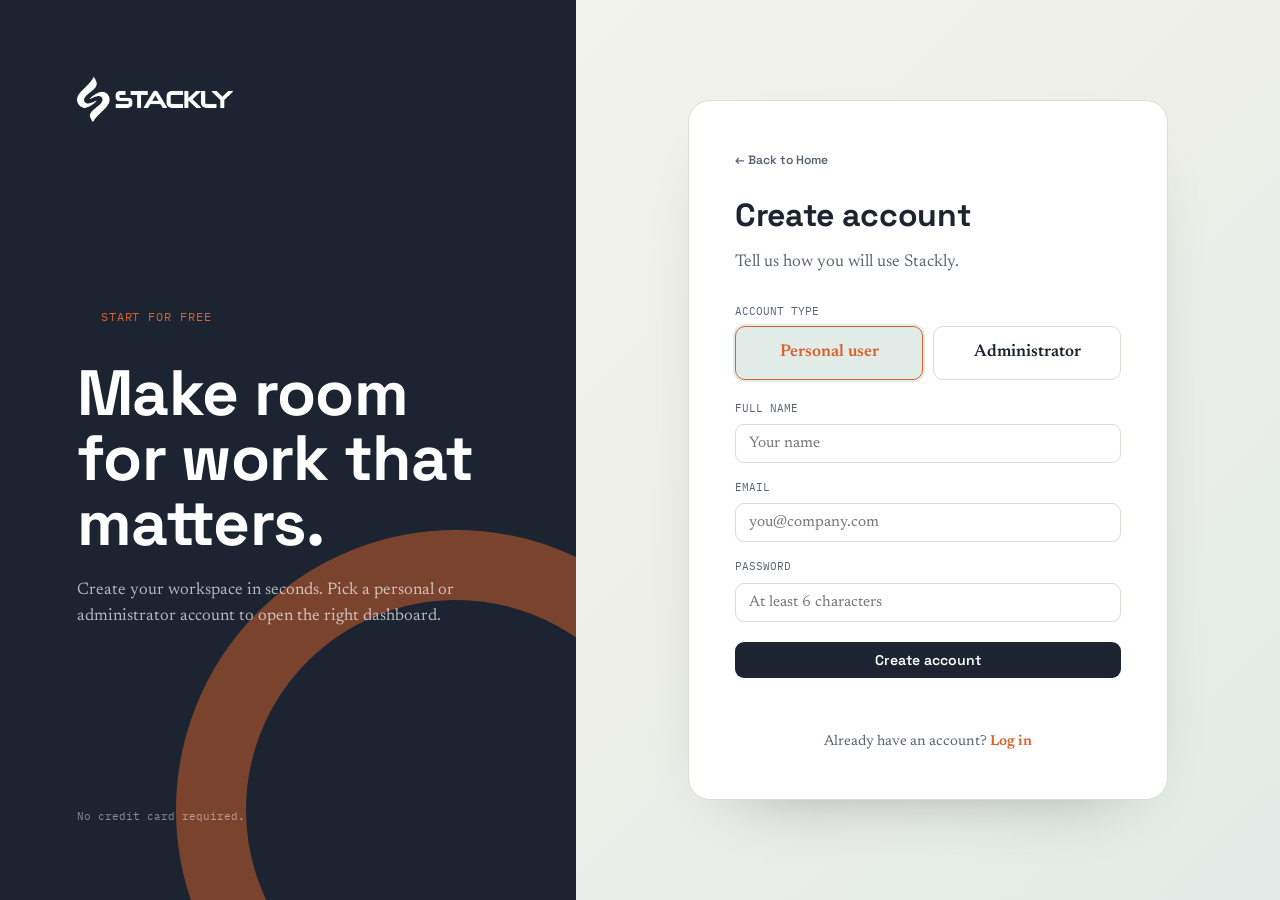
<file: signup.html>
<!DOCTYPE html><html lang="en"><head><meta charset="UTF-8"><meta name="viewport" content="width=device-width,initial-scale=1"><title>Sign up — Stackly</title><link rel="preconnect" href="https://fonts.googleapis.com"><link rel="preconnect" href="https://fonts.gstatic.com" crossorigin><link href="https://fonts.googleapis.com/css2?family=Space+Grotesk:wght@400;500;600;700&family=Newsreader:wght@400;500&family=IBM+Plex+Mono:wght@400;500&display=swap" rel="stylesheet"><link rel="stylesheet" href="styles.css"></head>
<body class="auth-page" data-auth-page="signup" style="--accent:var(--services-a);--accent-soft:#397A6326"><main class="auth-layout"><section class="auth-brand"><a href="index.html" class="logo"><img src="assets/images/stackly-logo.webp" alt="Stackly" class="brand-logo"></a><div class="auth-copy"><span class="eyebrow mono">Start for free</span><h1>Make room for work that matters.</h1><p>Create your workspace in seconds. Pick a personal or administrator account to open the right dashboard.</p></div><span class="auth-note">No credit card required.</span></section><section class="auth-main"><form class="auth-card" data-auth-form><a class="auth-home" href="index.html">&larr; Back to Home</a><h2>Create account</h2><p class="auth-subtitle">Tell us how you will use Stackly.</p><span class="role-label">ACCOUNT TYPE</span><div class="role-picker"><label class="role-option"><input type="radio" name="role" value="user" checked><span>Personal user</span></label><label class="role-option"><input type="radio" name="role" value="admin"><span>Administrator</span></label></div><div class="field"><label for="signup-name">FULL NAME</label><input id="signup-name" name="name" type="text" placeholder="Your name" required></div><div class="field"><label for="signup-email">EMAIL</label><input id="signup-email" name="email" type="email" placeholder="you@company.com" required></div><div class="field"><label for="signup-password">PASSWORD</label><input id="signup-password" name="password" type="password" placeholder="At least 6 characters" minlength="6" required></div><button class="btn btn-solid auth-submit" type="submit">Create account</button><p class="form-error" aria-live="polite"></p><p class="auth-switch">Already have an account? <a href="login.html">Log in</a></p></form></section></main><script src="auth.js"></script></body></html>
</file>
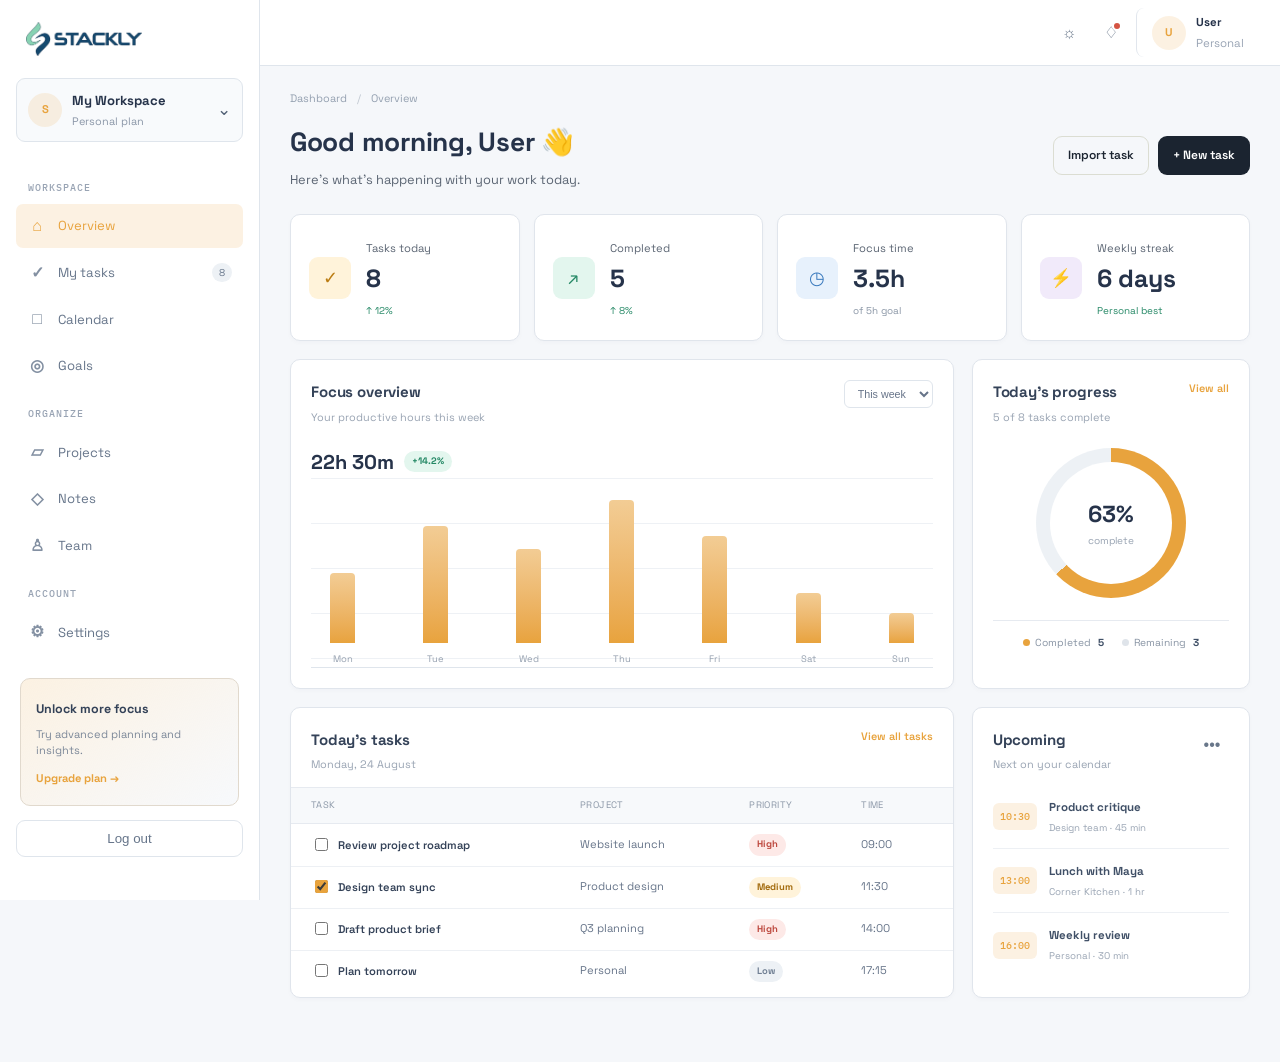
<file: user-dashboard.html>
<!DOCTYPE html><html lang="en"><head><meta charset="UTF-8"><meta name="viewport" content="width=device-width,initial-scale=1"><title>User Dashboard — Stackly</title><link href="https://fonts.googleapis.com/css2?family=Space+Grotesk:wght@400;500;600;700&family=IBM+Plex+Mono:wght@400;500&display=swap" rel="stylesheet"><link rel="stylesheet" href="styles.css"></head><body class="dashboard-page phoenix-dash" data-role="user" style="--accent:var(--home-a);--accent-soft:#E8A33D26"><div class="dashboard-shell"><aside class="dash-sidebar"><a href="index.html" class="dash-logo"><img src="assets/images/stackly-logo.webp" alt="Stackly" class="brand-logo"></a><div class="dash-workspace"><span class="avatar">S</span><div><strong>My Workspace</strong><small>Personal plan</small></div><span>⌄</span></div><nav class="dash-nav"><span class="dash-nav-label">Workspace</span><a class="active" href="#"><b>⌂</b>Overview</a><a href="#"><b>✓</b>My tasks <em>8</em></a><a href="#"><b>□</b>Calendar</a><a href="#"><b>◎</b>Goals</a><span class="dash-nav-label">Organize</span><a href="#"><b>▱</b>Projects</a><a href="#"><b>◇</b>Notes</a><a href="#"><b>♙</b>Team</a><span class="dash-nav-label">Account</span><a href="#"><b>⚙</b>Settings</a></nav><div class="dash-upgrade"><strong>Unlock more focus</strong><p>Try advanced planning and insights.</p><a href="signup.html">Upgrade plan →</a></div><button class="logout-btn" data-logout>Log out</button></aside><div class="dash-stage"><header class="dash-topbar"><button class="dash-menu" type="button" aria-label="Open navigation">☰</button><div class="dash-tools"><button type="button" aria-label="Theme">☼</button><button type="button" aria-label="Notifications" class="notification">♢</button><div class="profile-pill"><span class="avatar" data-user-initial>U</span><span><strong data-user-name>User</strong><small>Personal</small></span></div></div></header><main class="dash-main"><div class="dash-breadcrumb">Dashboard <span>/</span> Overview</div><header class="dash-head"><div><h1>Good morning, <span data-user-name>User</span> 👋</h1><p>Here’s what’s happening with your work today.</p></div><div class="dash-head-actions"><a class="btn btn-ghost" href="#">Import task</a><a class="btn btn-solid" href="#">+ New task</a></div></header><section class="dash-cards"><article class="dash-card"><div class="metric-icon amber">✓</div><div><span>Tasks today</span><strong>8</strong><small class="trend up">↑ 12%</small></div></article><article class="dash-card"><div class="metric-icon green">↗</div><div><span>Completed</span><strong>5</strong><small class="trend up">↑ 8%</small></div></article><article class="dash-card"><div class="metric-icon blue">◷</div><div><span>Focus time</span><strong>3.5h</strong><small class="trend">of 5h goal</small></div></article><article class="dash-card"><div class="metric-icon purple">⚡</div><div><span>Weekly streak</span><strong>6 days</strong><small class="trend up">Personal best</small></div></article></section><section class="dash-content-grid"><article class="dash-panel focus-chart"><div class="panel-head"><div><h2>Focus overview</h2><p>Your productive hours this week</p></div><select><option>This week</option><option>Last week</option></select></div><div class="chart-summary"><strong>22h 30m</strong><span class="status success">+14.2%</span></div><div class="bar-chart"><div style="--h:42%"><i></i><span>Mon</span></div><div style="--h:70%"><i></i><span>Tue</span></div><div style="--h:56%"><i></i><span>Wed</span></div><div style="--h:88%"><i></i><span>Thu</span></div><div style="--h:64%"><i></i><span>Fri</span></div><div style="--h:30%"><i></i><span>Sat</span></div><div style="--h:18%"><i></i><span>Sun</span></div></div></article><aside class="dash-panel today-panel"><div class="panel-head"><div><h2>Today’s progress</h2><p>5 of 8 tasks complete</p></div><a href="#">View all</a></div><div class="progress-ring"><div><strong>63%</strong><span>complete</span></div></div><div class="progress-legend"><span><i class="done"></i>Completed <b>5</b></span><span><i class="left"></i>Remaining <b>3</b></span></div></aside></section><section class="dash-lower-grid"><article class="dash-panel"><div class="panel-head"><div><h2>Today’s tasks</h2><p>Monday, 24 August</p></div><a href="#">View all tasks</a></div><div class="task-table"><div class="task-table-head"><span>Task</span><span>Project</span><span>Priority</span><span>Time</span></div><div class="task-table-row"><span><input type="checkbox"> Review project roadmap</span><span>Website launch</span><span><i class="status danger">High</i></span><span>09:00</span></div><div class="task-table-row"><span><input type="checkbox" checked> Design team sync</span><span>Product design</span><span><i class="status warning">Medium</i></span><span>11:30</span></div><div class="task-table-row"><span><input type="checkbox"> Draft product brief</span><span>Q3 planning</span><span><i class="status danger">High</i></span><span>14:00</span></div><div class="task-table-row"><span><input type="checkbox"> Plan tomorrow</span><span>Personal</span><span><i class="status neutral">Low</i></span><span>17:15</span></div></div></article><aside class="dash-panel"><div class="panel-head"><div><h2>Upcoming</h2><p>Next on your calendar</p></div><button type="button">•••</button></div><div class="event-list"><div><time>10:30</time><span><strong>Product critique</strong><small>Design team · 45 min</small></span></div><div><time>13:00</time><span><strong>Lunch with Maya</strong><small>Corner Kitchen · 1 hr</small></span></div><div><time>16:00</time><span><strong>Weekly review</strong><small>Personal · 30 min</small></span></div></div></aside></section></main></div></div><script src="dashboard.js"></script></body></html>
</file>
<file: styles.css>
/* ============ TOKENS ============ */
:root{
  --paper:#F5F6F1;
  --paper-2:#EEEFE8;
  --ink:#1B2430;
  --ink-soft:#5A6472;
  --line:#DBDDD2;
  --white:#FFFFFF;

  /* day-cycle accents, one per section */
  --home-a:#E8A33D;   /* dawn amber */
  --about-a:#2F6F62;  /* morning green */
  --services-a:#D9622B; /* midday orange */
  --blog-a:#3B6EA5;   /* afternoon blue */
  --contact-a:#6B4E9E;/* dusk violet */

  --accent: var(--home-a);
  --accent-soft: #E8A33D22;

  --display: 'Space Grotesk', sans-serif;
  --body: 'Newsreader', serif;
  --mono: 'IBM Plex Mono', monospace;

  --maxw: 1180px;
  --radius: 14px;
}

*{box-sizing:border-box;}
html{
  scroll-behavior:smooth;
  width:100%;
  max-width:100%;
  overflow-x:hidden;
  overflow-x:clip;
}
.content-section{opacity:.01;transform:translateY(26px);transition:opacity .75s ease,transform .75s cubic-bezier(.2,.7,.2,1)}
.content-section.in-view{opacity:1;transform:none}
.auth-home{display:inline-flex;align-items:center;gap:7px;margin-bottom:22px;color:var(--ink-soft);font:600 .76rem var(--display);text-decoration:none}.auth-home:hover{color:var(--accent)}
@media (prefers-reduced-motion: reduce){
  html{scroll-behavior:auto;}
  *{animation-duration:0.001ms !important; animation-iteration-count:1 !important; transition-duration:0.001ms !important;}
}
body{
  margin:0;
  width:100%;
  max-width:100%;
  background:var(--paper);
  color:var(--ink);
  font-family:var(--body);
  font-size:17px;
  line-height:1.6;
  -webkit-font-smoothing:antialiased;
  transition:background 0.8s ease;
  overflow-x:hidden;
  overflow-x:clip;
}
main,section,header,footer,.wrap,.hero,.subgrid,.feature-grid,.quote-grid,.editorial-grid,.image-story-grid{min-width:0;max-width:100%;}
.subgrid>*,.feature-grid>*,.quote-grid>*,.editorial-grid>*,.image-story-grid>*{min-width:0;}
h1,h2,h3,h4,.display{font-family:var(--display); letter-spacing:-0.01em; margin:0;}
p{margin:0;}
a{color:inherit; text-decoration:none;}
img{max-width:100%; height:auto; display:block;}
.mono{font-family:var(--mono); text-transform:uppercase; letter-spacing:0.08em; font-size:0.72rem;}
.wrap{max-width:var(--maxw); margin:0 auto; padding:0 28px;}
:focus-visible{outline:2px solid var(--accent); outline-offset:3px; border-radius:4px;}

/* ============ DAY RAIL (signature element) ============ */
#day-rail{
  position:sticky; top:0; z-index:60;
  height:5px; width:100%;
  background:var(--line);
  display:flex;
}
#day-rail .seg{flex:1; position:relative; overflow:visible;}
#day-rail .fill{
  position:absolute; inset:0; background:var(--seg-color);
  transform:scaleX(0); transform-origin:left; transition:transform 0.15s linear;
}
#sun{
  position:sticky; top:5px; z-index:59;
  width:0; height:0; pointer-events:none;
}
#sun span{
  position:absolute; top:-4px; left:0;
  width:13px; height:13px; border-radius:50%;
  background:var(--accent);
  box-shadow:0 0 0 5px color-mix(in srgb, var(--accent) 20%, transparent);
  transition: left 0.15s linear, background 0.8s ease, box-shadow 0.8s ease;
}
.rail-labels{
  position:sticky; top:9px; z-index:58;
  display:flex; max-width:var(--maxw); margin:0 auto; padding:0 28px;
  pointer-events:none;
}
.rail-labels span{
  flex:1; font-family:var(--mono); font-size:0.62rem; letter-spacing:0.1em;
  color:var(--ink-soft); opacity:0.55; text-transform:uppercase; padding-top:4px;
  transition:opacity 0.3s ease, color 0.3s ease;
}
.rail-labels span.active{opacity:1; color:var(--accent); font-weight:500;}
@media (max-width: 760px){ .rail-labels{display:none;} }

/* ============ HEADER ============ */
header{
  position:sticky; top:5px; z-index:57;
  backdrop-filter: blur(10px);
  background:color-mix(in srgb, var(--paper) 82%, transparent);
  border-bottom:1px solid var(--line);
  transition:background 0.8s ease, padding 0.25s ease;
}
.header-in{
  max-width:var(--maxw); margin:0 auto; padding:18px 28px;
  display:flex; align-items:center; justify-content:space-between; gap:24px;
}
header.condensed .header-in{padding:11px 28px;}
.logo{display:flex; align-items:center; gap:9px; font-weight:700; font-size:1.15rem;}
.brand-logo{display:block; width:156px; height:auto; object-fit:contain;}
.site-footer .brand-logo{width:184px;}
.logo-mark{
  width:26px; height:26px; border-radius:7px;
  background:linear-gradient(135deg, var(--accent), color-mix(in srgb, var(--accent) 55%, #1B2430));
  transition:background 0.8s ease;
  flex-shrink:0;
}
nav.primary{display:flex; gap:2px;}
nav.primary a{
  padding:9px 15px; border-radius:8px; font-size:0.93rem; font-weight:500;
  color:var(--ink-soft); position:relative; transition:color 0.2s ease;
  font-family:var(--display);
}
nav.primary a:hover{color:var(--ink);}
nav.primary a.active{color:var(--ink);}
nav.primary a.active::after{
  content:''; position:absolute; left:15px; right:15px; bottom:4px; height:2px;
  background:var(--accent); border-radius:2px; transition:background 0.8s ease;
}
.header-actions{display:flex; align-items:center; gap:10px;}
.btn{
  font-family:var(--display); font-weight:600; font-size:0.88rem;
  padding:9px 18px; border-radius:9px; border:1px solid transparent;
  cursor:pointer; display:inline-flex; align-items:center; gap:7px;
  transition:transform 0.15s ease, box-shadow 0.2s ease, background 0.3s ease, border-color 0.3s ease;
}
.btn:active{transform:scale(0.97);}
.btn-ghost{background:transparent; border-color:var(--line); color:var(--ink);}
.btn-ghost:hover{border-color:var(--ink-soft);}
.btn-solid{background:var(--ink); color:var(--white);}
.btn-solid:hover{background:var(--accent); box-shadow:0 6px 18px -6px color-mix(in srgb, var(--accent) 70%, transparent); }
.hamburger{display:none; flex-direction:column; gap:4px; background:none; border:none; cursor:pointer; padding:8px;}
.hamburger span{width:20px; height:2px; background:var(--ink); transition:transform 0.25s ease, opacity 0.25s ease;}
.hamburger.open span:nth-child(1){transform:translateY(6px) rotate(45deg);}
.hamburger.open span:nth-child(2){opacity:0;}
.hamburger.open span:nth-child(3){transform:translateY(-6px) rotate(-45deg);}

@media (max-width:900px){
  nav.primary{
    position:fixed; inset:0 0 0 auto; top:0; height:100vh; width:min(78vw,320px);
    background:var(--paper); flex-direction:column; padding:90px 26px 26px;
    box-shadow:-20px 0 40px -20px rgba(0,0,0,0.15);
    transform:translateX(100%); visibility:hidden;
    transition:transform 0.35s cubic-bezier(.65,0,.35,1), visibility 0s linear .35s;
    gap:4px;
  }
  nav.primary.open{transform:translateX(0); visibility:visible; transition-delay:0s;}
  nav.primary a{padding:14px 10px; font-size:1.1rem; border-bottom:1px solid var(--line);}
  .hamburger{display:flex;}
  .header-actions .btn-ghost{display:none;}
  nav.primary .mobile-actions{display:flex; flex-direction:column; gap:10px; margin-top:20px;}
  nav.primary .mobile-actions .btn{width:100%; justify-content:center;}
}
.mobile-actions{display:none;}
.scrim{
  position:fixed; inset:0; background:rgba(15,18,24,0.35); z-index:55;
  opacity:0; pointer-events:none; transition:opacity 0.3s ease;
}
.scrim.open{opacity:1; pointer-events:auto;}

/* ============ SECTION SHELL ============ */
section.page{scroll-margin-top:70px; padding:96px 0 88px; position:relative; overflow:hidden;}
section.page::before{
  content:''; position:absolute; top:0; left:0; right:0; height:340px; z-index:0;
  background:radial-gradient(60% 100% at 15% 0%, var(--seg-color-soft), transparent 70%);
  opacity:0.7; pointer-events:none;
}
.section-head{position:relative; z-index:1; max-width:640px; margin-bottom:56px;}
.eyebrow{
  display:inline-flex; align-items:center; gap:8px; color:var(--seg-color);
  margin-bottom:16px; font-family:var(--mono); font-size:0.72rem;
}
.eyebrow::before{content:''; width:16px; height:1px; background:var(--seg-color);}
.section-head h2{font-size:clamp(1.9rem,4vw,2.7rem); line-height:1.12; font-weight:600;}
.section-head p{margin-top:16px; color:var(--ink-soft); font-size:1.08rem; max-width:52ch;}

/* ============ HERO IMAGE MOSAICS ============ */
.hero-mosaic{
  position:relative; z-index:1; display:grid; grid-template-columns:repeat(2,minmax(0,1fr));
  grid-template-rows:repeat(2,minmax(0,1fr)); gap:12px; min-height:380px;
  margin:-20px 0 64px; padding:12px; border:1px solid var(--line); border-radius:22px;
  background:color-mix(in srgb, var(--white) 72%, transparent); overflow:hidden;
  box-shadow:0 24px 60px -42px color-mix(in srgb, var(--seg-color) 65%, transparent);
}
@media (max-width:480px){.brand-logo{width:132px}.site-footer .brand-logo{width:160px}}
.hero-mosaic::after{content:''; position:absolute; inset:0; pointer-events:none; background:linear-gradient(125deg, color-mix(in srgb, var(--seg-color) 9%, transparent), transparent 48%);}
.hero-mosaic img{width:100%; height:100%; object-fit:cover; border-radius:13px; display:block; transition:transform .55s cubic-bezier(.2,.8,.2,1), filter .35s ease;}
.hero-mosaic img:first-child{grid-row:auto;}
.hero-mosaic img:hover{transform:scale(1.025); filter:saturate(1.08);}
.hero-mosaic .hero-image-fourth{position:static; width:100%; height:100%; border:0; box-shadow:none;}
.hero-mosaic-home{margin:0; min-height:420px; align-self:stretch; --seg-color:var(--home-a);}
@media (max-width:900px){.hero-mosaic{min-height:330px; margin-top:0;}.hero-mosaic-home{min-height:390px;}}
@media (max-width:600px){
  .hero-mosaic{grid-template-columns:1fr 1fr; grid-template-rows:repeat(2,140px); min-height:0; padding:8px; gap:8px;}
  .hero-mosaic img:first-child{grid-column:auto; grid-row:auto;}
  .hero-mosaic .hero-image-fourth{width:100%; height:100%;}
}

/* subsection grid — reused across all 5 sections */
.subgrid{
  display:grid; grid-template-columns:repeat(3,minmax(0,1fr)); gap:18px; position:relative; z-index:1; align-items:stretch;
}
@media (max-width:920px){.subgrid{grid-template-columns:repeat(2,1fr);}}
@media (max-width:600px){.subgrid{grid-template-columns:1fr;}}
.subcard{
  background:var(--white); border:1px solid var(--line); border-radius:var(--radius);
  padding:22px 20px; display:flex; flex-direction:column; gap:12px; min-width:0; height:100%; overflow:hidden;
  opacity:0; transform:translateY(22px);
  transition:opacity 0.6s ease, transform 0.6s ease, border-color 0.3s ease, box-shadow 0.3s ease;
}
.subcard.in-view{opacity:1; transform:translateY(0);}
.subcard:hover{border-color:var(--seg-color); box-shadow:0 14px 30px -18px color-mix(in srgb, var(--seg-color) 60%, transparent); transform:translateY(-3px);}
.subcard.in-view:hover{transform:translateY(-3px);}
.icon-badge{
  width:38px; height:38px; border-radius:10px; display:flex; align-items:center; justify-content:center;
  background:var(--seg-color-soft); color:var(--seg-color); flex-shrink:0;
}
.icon-badge svg{width:19px; height:19px; stroke:currentColor; fill:none; stroke-width:1.6; stroke-linecap:round; stroke-linejoin:round;}
.subcard h3{font-size:1.03rem; font-weight:600;}
.subcard p{color:var(--ink-soft); font-size:0.92rem; line-height:1.55;}
.subcard .tag{margin-top:auto; font-family:var(--mono); font-size:0.65rem; color:var(--seg-color); opacity:0.85;}

/* stagger reveal */
.subgrid .subcard:nth-child(1){transition-delay:0.02s;}
.subgrid .subcard:nth-child(2){transition-delay:0.06s;}
.subgrid .subcard:nth-child(3){transition-delay:0.10s;}
.subgrid .subcard:nth-child(4){transition-delay:0.14s;}
.subgrid .subcard:nth-child(5){transition-delay:0.18s;}
.subgrid .subcard:nth-child(6){transition-delay:0.22s;}
.subgrid .subcard:nth-child(7){transition-delay:0.26s;}
.subgrid .subcard:nth-child(8){transition-delay:0.30s;}
.subgrid .subcard:nth-child(9){transition-delay:0.34s;}
.subgrid .subcard:nth-child(10){transition-delay:0.38s;}

/* ============ HOME HERO ============ */
.hero{
  position:relative; z-index:1; display:grid; grid-template-columns:1.1fr 0.9fr; gap:48px;
  align-items:center; padding-top:8px; margin-bottom:64px;
}
@media (max-width:900px){.hero{grid-template-columns:1fr;}}
.hero h1{font-size:clamp(2.4rem,5.2vw,3.6rem); line-height:1.06; font-weight:700;}
.hero h1 em{font-style:normal; color:var(--home-a); font-family:var(--display);}
.hero p.lead{margin-top:20px; font-size:1.15rem; color:var(--ink-soft); max-width:46ch;}
.hero-cta{display:flex; gap:12px; margin-top:30px; flex-wrap:wrap;}
.hero-cta .btn{padding:13px 24px; font-size:0.95rem;}
.hero-visual{
  position:relative; aspect-ratio:1/1; border-radius:22px;
  background:linear-gradient(160deg, var(--paper-2), var(--white));
  border:1px solid var(--line); overflow:hidden;
}
.clock-face{
  position:absolute; inset:14%; border-radius:50%; border:1.5px solid var(--line);
}
.clock-hand{
  position:absolute; left:50%; bottom:50%; width:2px; background:var(--ink);
  transform-origin:bottom center; border-radius:2px;
}
.clock-hand.hr{height:24%; animation:spin 60s linear infinite;}
.clock-hand.min{height:34%; width:1.5px; background:var(--home-a); animation:spin 12s linear infinite;}
@keyframes spin{from{transform:translateX(-50%) rotate(0deg);} to{transform:translateX(-50%) rotate(360deg);}}
.float-chip{
  position:absolute; background:var(--white); border:1px solid var(--line); border-radius:10px;
  padding:9px 13px; font-family:var(--mono); font-size:0.7rem; display:flex; align-items:center; gap:7px;
  animation:floaty 5s ease-in-out infinite;
  box-shadow:0 10px 24px -12px rgba(0,0,0,0.18);
}
.float-chip::before{content:''; width:7px; height:7px; border-radius:50%; background:var(--about-a);}
.float-chip.c1{top:10%; left:8%; animation-delay:0s;}
.float-chip.c2{bottom:14%; right:8%; animation-delay:1.4s;}
.float-chip.c2::before{background:var(--services-a);}
@keyframes floaty{0%,100%{transform:translateY(0);} 50%{transform:translateY(-9px);}}

.stat-strip{
  position:relative; z-index:1; display:flex; flex-wrap:wrap; gap:0;
  border-top:1px solid var(--line); border-bottom:1px solid var(--line); margin-bottom:64px;
}
.stat-strip .stat{flex:1; min-width:150px; padding:22px 20px; border-right:1px solid var(--line);}
.stat-strip .stat:last-child{border-right:none;}
.stat .num{font-family:var(--display); font-size:1.9rem; font-weight:700; color:var(--home-a);}
.stat .lbl{font-family:var(--mono); font-size:0.68rem; color:var(--ink-soft); margin-top:4px;}

/* ============ ABOUT — timeline ============ */
.timeline{position:relative; z-index:1; margin:0 0 64px; padding-left:2px;}
.timeline-track{position:relative; padding-left:28px; border-left:2px solid var(--line);}
.tl-item{position:relative; padding-bottom:30px;}
.tl-item:last-child{padding-bottom:0;}
.tl-item::before{
  content:''; position:absolute; left:-34px; top:3px; width:11px; height:11px; border-radius:50%;
  background:var(--about-a); border:3px solid var(--paper);
}
.tl-item .yr{font-family:var(--mono); font-size:0.72rem; color:var(--about-a);}
.tl-item h4{margin-top:5px; font-size:1.05rem; font-weight:600;}
.tl-item p{margin-top:5px; color:var(--ink-soft); font-size:0.94rem;}

/* ============ SERVICES — feature spotlight ============ */
.spotlight{
  position:relative; z-index:1; display:grid; grid-template-columns:1fr 1fr; gap:40px;
  align-items:center; margin-bottom:60px; background:var(--white); border:1px solid var(--line);
  border-radius:20px; padding:40px; overflow:hidden;
}
@media (max-width:820px){.spotlight{grid-template-columns:1fr;}}
.spotlight h3{font-size:1.5rem; font-weight:600;}
.spotlight p{color:var(--ink-soft); margin-top:12px;}
.bars{display:flex; align-items:flex-end; gap:10px; height:170px;}
.bars .bar{flex:1; background:linear-gradient(180deg, var(--services-a), color-mix(in srgb, var(--services-a) 40%, white)); border-radius:6px 6px 0 0; animation:rise 1.4s cubic-bezier(.2,.9,.3,1) both;}
@keyframes rise{from{transform:scaleY(0); transform-origin:bottom;} to{transform:scaleY(1);}}

/* ============ BLOG ============ */
.blog-feature{
  position:relative; z-index:1; display:grid; grid-template-columns:1fr 1fr; gap:36px;
  margin-bottom:44px; border-bottom:1px solid var(--line); padding-bottom:44px;
}
@media (max-width:820px){.blog-feature{grid-template-columns:1fr;}}
.blog-feature .art{
  aspect-ratio:16/10; border-radius:16px; background:linear-gradient(135deg, var(--blog-a), #1B2430);
  position:relative; overflow:hidden;
}
.blog-feature .art::after{
  content:''; position:absolute; inset:0;
  background:repeating-linear-gradient(115deg, rgba(255,255,255,0.06) 0 2px, transparent 2px 22px);
}
.blog-feature h3{font-size:1.6rem; font-weight:600; margin-top:12px;}
.blog-feature p{color:var(--ink-soft); margin-top:10px;}
.tagbar{display:flex; flex-wrap:wrap; gap:8px; margin:56px 0 30px; position:relative; z-index:1;}
.pill{
  font-family:var(--mono); font-size:0.72rem; padding:7px 14px; border-radius:999px;
  border:1px solid var(--line); color:var(--ink-soft); cursor:pointer; transition:all 0.2s ease;
}
.pill:hover, .pill.active{background:var(--blog-a); color:var(--white); border-color:var(--blog-a);}

/* ============ CONTACT ============ */
.contact-grid{position:relative; z-index:1; display:grid; grid-template-columns:1.1fr 0.9fr; gap:44px; margin-bottom:60px;}
@media (max-width:900px){.contact-grid{grid-template-columns:1fr;}}
.form-card{background:var(--white); border:1px solid var(--line); border-radius:18px; padding:34px;}
.field{margin-bottom:16px; display:flex; flex-direction:column; gap:7px;}
.field label{font-family:var(--mono); font-size:0.68rem; color:var(--ink-soft);}
.field input, .field textarea{
  border:1px solid var(--line); border-radius:9px; padding:11px 13px; font-family:var(--body);
  font-size:0.96rem; background:var(--paper); color:var(--ink); transition:border-color 0.2s ease, box-shadow 0.2s ease;
}
.field input:focus, .field textarea:focus{outline:none; border-color:var(--contact-a); box-shadow:0 0 0 3px color-mix(in srgb, var(--contact-a) 18%, transparent);}
.map-list{display:flex; flex-direction:column; gap:14px;}
.map-item{border:1px solid var(--line); border-radius:12px; padding:16px 18px; background:var(--white); display:flex; gap:12px;}
.map-item .dot{width:9px; height:9px; border-radius:50%; background:var(--contact-a); margin-top:6px; flex-shrink:0;}

/* ============ DETAILED FOOTER ============ */
.site-footer{border-top:1px solid var(--line); padding:64px 0 28px; position:relative; z-index:1; background:var(--paper-2);}
.footer-grid{display:grid; grid-template-columns:1.3fr repeat(4,.65fr) 1.3fr; gap:34px; align-items:start;}
.image-story{overflow:hidden}.image-story-grid{display:grid;grid-template-columns:repeat(4,minmax(0,1fr));gap:18px}.image-story-card{position:relative;min-width:0;min-height:330px;border-radius:20px;overflow:hidden;background:#18232c;opacity:0;transform:translateY(24px);transition:opacity .7s ease,transform .7s ease,box-shadow .25s ease}.image-story-card.in-view{opacity:1;transform:none}.image-story-card--wide{grid-column:span 2}.image-story-card img{width:100%;height:100%;object-fit:cover;position:absolute;inset:0;transition:transform .7s ease}.image-story-card::after{content:"";position:absolute;inset:35% 0 0;background:linear-gradient(transparent,rgba(10,18,24,.88))}.image-story-card div{position:absolute;z-index:1;left:24px;right:24px;bottom:22px;color:#fff}.image-story-card span{font-size:.68rem;text-transform:uppercase;letter-spacing:.12em;color:#f2bd65}.image-story-card h3{margin:6px 0 0;font:600 1.22rem var(--display)}.image-story-card:hover img{transform:scale(1.045)}
.editorial-strip{padding:28px 0 76px}.editorial-grid{display:grid;grid-template-columns:repeat(4,minmax(0,1fr));gap:14px;align-items:stretch}.editorial-grid--five{grid-template-columns:repeat(5,minmax(0,1fr))}.editorial-grid img{display:block;width:100%;height:auto;aspect-ratio:4/3;object-fit:cover;border-radius:16px;box-shadow:0 18px 40px -30px rgba(20,30,44,.55);transition:transform .35s ease,box-shadow .35s ease}.editorial-grid img:nth-child(even){transform:none}.editorial-grid img:hover,.editorial-grid img:nth-child(even):hover{transform:translateY(-4px);box-shadow:0 22px 45px -28px rgba(20,30,44,.7)}
@media(max-width:900px){.editorial-grid,.editorial-grid--five{grid-template-columns:repeat(2,minmax(0,1fr))}.editorial-grid img{height:auto}.editorial-grid img:nth-child(even){transform:none}}
@media(max-width:520px){.editorial-strip{padding:18px 0 54px}.editorial-grid,.editorial-grid--five{grid-template-columns:repeat(2,minmax(0,1fr));gap:9px}.editorial-grid img{height:auto;border-radius:11px}}
@media(max-width:900px){.image-story-grid{grid-template-columns:repeat(2,1fr)}.image-story-card--wide{grid-column:span 1}}
@media(max-width:560px){.image-story-grid{grid-template-columns:1fr}.image-story-card{min-height:280px}}
.footer-brand p,.footer-newsletter p{color:var(--ink-soft); font-size:.92rem; margin-top:16px; max-width:30ch;}
.footer-column{display:flex; flex-direction:column; gap:9px;}
.footer-column h2,.footer-newsletter h2{font-size:.78rem; text-transform:uppercase; letter-spacing:.08em; margin-bottom:8px;}
.footer-column a{color:var(--ink-soft); font-size:.9rem; transition:color .2s ease, transform .2s ease;}
.footer-column a:hover{color:var(--accent); transform:translateX(2px);}
.footer-socials{display:flex; gap:8px; margin-top:22px;}
.footer-socials a{width:34px; height:34px; display:grid; place-items:center; border:1px solid var(--line); border-radius:9px; background:var(--white); color:var(--ink-soft); font:600 .72rem var(--display); transition:all .2s ease;}
.footer-socials svg{width:17px; height:17px; fill:none; stroke:currentColor; stroke-width:1.8; stroke-linecap:round; stroke-linejoin:round;}
.footer-socials svg .icon-fill{fill:currentColor; stroke:none;}
.footer-socials a:hover{border-color:var(--accent); color:var(--accent); transform:translateY(-2px);}
.footer-form{display:flex; gap:8px; margin-top:18px;}
.footer-form input{min-width:0; flex:1; border:1px solid var(--line); border-radius:9px; padding:10px 12px; background:var(--white); color:var(--ink); font:inherit;}
.footer-form input:focus{outline:none; border-color:var(--accent); box-shadow:0 0 0 3px var(--accent-soft);}
.footer-form .btn{padding:10px 14px;}
.footer-note{display:block; color:var(--ink-soft); font-size:.72rem; margin-top:9px;}
.footer-contact{display:flex; flex-wrap:wrap; gap:12px 28px; margin-top:48px; padding:20px 0; border-top:1px solid var(--line); border-bottom:1px solid var(--line); color:var(--ink-soft); font:400 .72rem var(--mono); text-transform:uppercase; letter-spacing:.05em;}
.footer-bottom{display:flex; justify-content:space-between; gap:20px; flex-wrap:wrap; padding-top:24px; color:var(--ink-soft); font-size:.82rem;}
.foot-links{display:flex; gap:20px; flex-wrap:wrap;}
.foot-links a{color:var(--ink-soft); transition:color .2s ease;}
.foot-links a:hover{color:var(--accent);}
.sr-only{position:absolute; width:1px; height:1px; padding:0; margin:-1px; overflow:hidden; clip:rect(0,0,0,0); white-space:nowrap; border:0;}
@media(max-width:1050px){.footer-grid{grid-template-columns:1.2fr repeat(4,.7fr)}.footer-newsletter{grid-column:1 / -1; max-width:560px;}}
@media(max-width:700px){.site-footer{padding-top:48px}.footer-grid{grid-template-columns:1fr 1fr; gap:34px 24px}.footer-brand,.footer-newsletter{grid-column:1 / -1}.footer-form{flex-direction:column}.footer-form .btn{justify-content:center}.footer-contact{flex-direction:column}.footer-bottom{flex-direction:column}}

/* section label offset for scroll spy accuracy */
h2 svg{vertical-align:-3px;}

/* ============ MULTI-SECTION PAGE CONTENT ============ */
.content-section{padding:82px 0; border-top:1px solid var(--line); position:relative; overflow:hidden;}
.content-section.soft{background:var(--paper-2);}
.content-section .section-head{margin-bottom:38px;}
.content-section .section-head h2{font-size:clamp(1.75rem,3.5vw,2.5rem);}
.feature-grid{display:grid; grid-template-columns:repeat(3,minmax(0,1fr)); gap:18px; align-items:stretch;}
.feature-panel{padding:26px; border:1px solid var(--line); border-radius:16px; background:var(--white);}
.feature-panel .step-num{display:block; color:var(--accent); margin-bottom:16px;}
.feature-panel h3{font-size:1.08rem; margin-bottom:8px;}
.feature-panel p{color:var(--ink-soft); font-size:.95rem;}
.split-feature{display:grid; grid-template-columns:1fr 1fr; align-items:center; gap:56px;}
.split-feature h2{font-size:clamp(1.8rem,3.7vw,2.6rem); line-height:1.12;}
.split-feature p{color:var(--ink-soft); margin-top:16px; max-width:52ch;}
.check-list{list-style:none; padding:0; margin:24px 0 0; display:grid; gap:12px;}
.check-list li{display:flex; gap:11px; align-items:flex-start;}
.check-list li::before{content:'✓'; display:grid; place-items:center; flex:0 0 24px; height:24px; border-radius:50%; background:var(--accent-soft); color:var(--accent); font-family:var(--display); font-weight:700;}
.metric-grid{display:grid; grid-template-columns:repeat(4,1fr); border:1px solid var(--line); border-radius:18px; overflow:hidden; background:var(--white);}
.metric-box{padding:30px 24px; border-right:1px solid var(--line);}
.metric-box:last-child{border-right:0;}
.metric-box strong{display:block; font:700 clamp(1.8rem,4vw,2.6rem)/1 var(--display); color:var(--accent);}
.metric-box span{display:block; margin-top:10px; color:var(--ink-soft); font-size:.9rem;}
.quote-grid{display:grid; grid-template-columns:repeat(3,minmax(0,1fr)); gap:18px; align-items:stretch;}
.quote-card{margin:0; padding:28px; background:var(--white); border:1px solid var(--line); border-radius:16px;}
.quote-card p{font-size:1.05rem; line-height:1.55;}
.quote-card footer{border:0; padding:18px 0 0; color:var(--ink-soft); font-family:var(--mono); font-size:.68rem;}
.logo-cloud{display:flex; flex-wrap:wrap; gap:12px;}
.logo-chip{padding:13px 20px; background:var(--white); border:1px solid var(--line); border-radius:999px; font-family:var(--display); font-weight:600; color:var(--ink-soft);}
.faq-list{display:grid; grid-template-columns:1fr 1fr; gap:14px;}
.faq-item{padding:22px; border:1px solid var(--line); border-radius:14px; background:var(--white);}
.faq-item h3{font-size:1rem; margin-bottom:7px;}
.faq-item p{color:var(--ink-soft); font-size:.92rem;}
.section-cta{padding:54px; border-radius:22px; color:var(--white); background:linear-gradient(135deg,var(--ink),color-mix(in srgb,var(--accent) 60%,var(--ink))); display:flex; justify-content:space-between; align-items:center; gap:30px;}
.section-cta h2{font-size:clamp(1.7rem,3.8vw,2.5rem);}
.section-cta p{margin-top:10px; color:rgba(255,255,255,.72);}
.section-cta .btn{background:var(--white); color:var(--ink); white-space:nowrap;}
@media(max-width:820px){.feature-grid,.quote-grid{grid-template-columns:1fr 1fr}.split-feature{grid-template-columns:1fr}.metric-grid{grid-template-columns:1fr 1fr}.metric-box:nth-child(2){border-right:0}.metric-box:nth-child(-n+2){border-bottom:1px solid var(--line)}.faq-list{grid-template-columns:1fr}.section-cta{align-items:flex-start; flex-direction:column}}
@media(max-width:560px){.content-section{padding:62px 0}.feature-grid,.quote-grid{grid-template-columns:1fr}.metric-grid{grid-template-columns:1fr}.metric-box{border-right:0;border-bottom:1px solid var(--line)!important}.metric-box:last-child{border-bottom:0!important}.section-cta{padding:34px 26px}}

/* ============ 404 PAGE ============ */
.error-page{min-height:100vh; display:grid; place-items:center; background:radial-gradient(circle at 50% 20%,var(--accent-soft),transparent 42%),var(--paper);}
.error-shell{width:min(760px,calc(100% - 40px)); padding:44px 0; text-align:center;}
.error-logo{justify-content:center; margin-bottom:34px;}
.error-card{padding:clamp(34px,7vw,70px); background:var(--white); border:1px solid var(--line); border-radius:24px; box-shadow:0 30px 70px -50px rgba(0,0,0,.45);}
.error-code{color:var(--accent);}
.error-card h1{margin-top:14px; font-size:clamp(2rem,6vw,3.7rem); line-height:1.05;}
.error-card p{max-width:52ch; margin:20px auto 0; color:var(--ink-soft); font-size:1.06rem;}
.error-actions{display:flex; justify-content:center; gap:12px; flex-wrap:wrap; margin-top:30px;}
.error-nav{display:flex; justify-content:center; flex-wrap:wrap; gap:24px; margin-top:28px; color:var(--ink-soft); font-family:var(--display); font-size:.88rem;}
.error-nav a:hover{color:var(--accent);}

/* ============ AUTH & DASHBOARDS ============ */
.auth-page{min-height:100vh; background:linear-gradient(135deg,var(--paper) 0%,var(--paper-2) 58%,var(--accent-soft) 100%);}
.auth-layout{min-height:100vh; display:grid; grid-template-columns:minmax(320px,.9fr) minmax(440px,1.1fr);}
.auth-brand{padding:clamp(36px,6vw,82px); background:var(--ink); color:var(--white); display:flex; flex-direction:column; justify-content:space-between; overflow:hidden; position:relative;}
.auth-brand::after{content:''; position:absolute; width:420px; height:420px; border-radius:50%; right:-160px; bottom:-190px; border:70px solid color-mix(in srgb,var(--accent) 50%,transparent);}
.auth-brand .brand-logo{filter:brightness(0) invert(1);}
.auth-copy{position:relative; z-index:1; max-width:520px;}
.auth-copy .eyebrow{color:var(--accent);}
.auth-copy h1{font-size:clamp(2.5rem,5vw,4.6rem); line-height:1.02; margin-top:18px;}
.auth-copy p{color:rgba(255,255,255,.68); font-size:1.05rem; margin-top:20px; max-width:43ch;}
.auth-note{position:relative; z-index:1; color:rgba(255,255,255,.48); font:400 .7rem var(--mono);}
.auth-main{padding:40px 24px; display:grid; place-items:center;}
.auth-card{width:min(480px,100%); background:var(--white); border:1px solid var(--line); border-radius:22px; padding:clamp(28px,5vw,46px); box-shadow:0 28px 70px -50px rgba(0,0,0,.45);}
.auth-card h2{font-size:2rem;}
.auth-card>.auth-subtitle{color:var(--ink-soft); margin:8px 0 28px;}
.auth-card .field input{background:var(--white); width:100%;}
.role-label{display:block; font:400 .68rem var(--mono); color:var(--ink-soft); margin-bottom:8px;}
.role-picker{display:grid; grid-template-columns:1fr 1fr; gap:10px; margin-bottom:20px;}
.role-option input{position:absolute; opacity:0; pointer-events:none;}
.role-option span{display:flex; align-items:center; justify-content:center; gap:8px; border:1px solid var(--line); border-radius:10px; padding:12px; cursor:pointer; font-weight:600; transition:.2s ease;}
.role-option input:checked+span{border-color:var(--accent); color:var(--accent); background:var(--accent-soft); box-shadow:0 0 0 2px var(--accent-soft);}
.auth-submit{width:100%; justify-content:center; margin-top:4px; border:0;}
.forgot-password{text-align:right; margin:-7px 0 18px; font-size:.84rem;}
.forgot-password a{color:var(--accent); font-weight:600;}
.forgot-password a:hover{text-decoration:underline;}
.auth-switch{text-align:center; color:var(--ink-soft); margin-top:22px; font-size:.9rem;}
.auth-switch a{color:var(--accent); font-weight:600;}
.form-error{min-height:20px; color:#b33a2f; font-size:.82rem; margin-top:10px;}

.dashboard-page{min-height:100vh; background:var(--paper);}
.dashboard-shell{display:grid; grid-template-columns:240px 1fr; min-height:100vh;}
.dash-sidebar{background:var(--ink); color:var(--white); padding:28px 22px; display:flex; flex-direction:column;}
.dash-sidebar .brand-logo{filter:brightness(0) invert(1); margin-bottom:42px;}
.dash-nav{display:grid; gap:8px;}
.dash-nav a{padding:11px 13px; border-radius:9px; color:rgba(255,255,255,.62); font-size:.9rem;}
.dash-nav a.active,.dash-nav a:hover{background:rgba(255,255,255,.1); color:var(--white);}
.logout-btn{margin-top:auto; background:transparent; border:1px solid rgba(255,255,255,.2); color:var(--white); border-radius:9px; padding:10px; cursor:pointer;}
.dash-main{padding:clamp(25px,4vw,54px); overflow:hidden;}
.dash-head{display:flex; justify-content:space-between; align-items:center; gap:18px; margin-bottom:38px;}
.dash-head h1{font-size:clamp(1.8rem,4vw,2.7rem);}
.dash-head p{color:var(--ink-soft); margin-top:6px;}
.profile-pill{display:flex; align-items:center; gap:10px; padding:8px 12px; background:var(--white); border:1px solid var(--line); border-radius:999px; white-space:nowrap;}
.avatar{width:32px; height:32px; border-radius:50%; display:grid; place-items:center; background:var(--accent-soft); color:var(--accent); font-weight:700;}
.dash-cards{display:grid; grid-template-columns:repeat(4,1fr); gap:16px; margin-bottom:26px;}
.dash-card{padding:22px; border:1px solid var(--line); border-radius:15px; background:var(--white);}
.dash-card span{color:var(--ink-soft); font-size:.83rem;}
.dash-card strong{display:block; font:700 2rem var(--display); color:var(--accent); margin-top:10px;}
.dash-grid{display:grid; grid-template-columns:1.35fr .65fr; gap:18px;}
.dash-panel{background:var(--white); border:1px solid var(--line); border-radius:16px; padding:24px;}
.dash-panel h2{font-size:1.1rem; margin-bottom:18px;}
.task-row{display:flex; align-items:center; gap:12px; padding:13px 0; border-top:1px solid var(--line);}
.task-row:first-of-type{border-top:0;}
.task-dot{width:10px; height:10px; border:2px solid var(--accent); border-radius:50%;}
.task-row small{margin-left:auto; color:var(--ink-soft); font-family:var(--mono);}
.activity{display:grid; gap:15px; color:var(--ink-soft); font-size:.9rem;}
.activity li{list-style:none; padding-left:15px; border-left:2px solid var(--accent);}
@media(max-width:850px){.auth-layout{grid-template-columns:1fr}.auth-brand{min-height:300px}.auth-note{display:none}.dashboard-shell{grid-template-columns:76px 1fr}.dash-sidebar{padding:24px 12px}.dash-sidebar .brand-logo{width:52px; object-fit:cover; object-position:left}.dash-nav a{font-size:0;text-align:center}.dash-nav a::first-letter{font-size:1rem}.logout-btn{font-size:0}.logout-btn::after{content:'Exit';font-size:.75rem}.dash-cards{grid-template-columns:1fr 1fr}.dash-grid{grid-template-columns:1fr}}
@media(max-width:560px){.auth-brand{display:none}.auth-main{padding:20px}.dash-main{padding:24px 16px}.dash-head{align-items:flex-start}.profile-pill span{display:none}.dash-cards{grid-template-columns:1fr}.dashboard-shell{grid-template-columns:1fr}.dash-sidebar{display:none}}

/* Phoenix-inspired application dashboard */
.phoenix-dash{background:#f5f7fa;color:#26334a;font-family:var(--display)}
.phoenix-dash .dashboard-shell{grid-template-columns:260px minmax(0,1fr)}
.phoenix-dash .dash-sidebar{position:sticky;top:0;height:100vh;padding:22px 16px;background:#fff;color:#526176;border-right:1px solid #dfe5ec;overflow-y:auto;z-index:20}
.phoenix-dash .dash-logo{display:block;padding:0 10px 22px}.phoenix-dash .dash-logo .brand-logo{filter:none;margin:0;max-width:116px}
.dash-workspace{display:flex;align-items:center;gap:10px;padding:11px;border:1px solid #dfe5ec;border-radius:9px;margin-bottom:22px;background:#f8fafc}.dash-workspace>div{min-width:0;flex:1}.dash-workspace strong,.dash-workspace small{display:block}.dash-workspace strong{font-size:.82rem;color:#26334a}.dash-workspace small{font-size:.68rem;color:#8a96a7;margin-top:2px}
.phoenix-dash .avatar{flex:0 0 34px;height:34px;font-size:.7rem;background:var(--accent-soft);color:var(--accent)}
.phoenix-dash .dash-nav{gap:3px}.dash-nav-label{padding:17px 12px 7px;color:#99a4b4;font:500 .61rem var(--mono);text-transform:uppercase;letter-spacing:.1em}
.phoenix-dash .dash-nav a{display:flex;align-items:center;gap:11px;color:#66758a;padding:9px 11px;border-radius:7px;font-size:.82rem}.phoenix-dash .dash-nav a b{width:20px;color:#8390a2;text-align:center;font-size:1rem}.phoenix-dash .dash-nav a em{font-style:normal;margin-left:auto;padding:2px 7px;border-radius:999px;background:#edf1f5;font-size:.62rem}.phoenix-dash .dash-nav a.active,.phoenix-dash .dash-nav a:hover{color:var(--accent);background:var(--accent-soft)}.phoenix-dash .dash-nav a.active b{color:var(--accent)}
.dash-upgrade{margin:24px 4px 14px;padding:15px;border-radius:10px;background:linear-gradient(145deg,var(--accent-soft),#f7f9fc);border:1px solid color-mix(in srgb,var(--accent) 18%,#dfe5ec)}.dash-upgrade strong{font-size:.78rem;color:#344258}.dash-upgrade p{font-size:.69rem;line-height:1.45;margin:5px 0;color:#7b8798}.dash-upgrade a{color:var(--accent);font-size:.7rem;font-weight:700}.phoenix-dash .logout-btn{margin-top:0;border-color:#dfe5ec;color:#66758a;background:#fff;width:100%}
.dash-stage{min-width:0}.dash-topbar{height:66px;padding:0 30px;display:flex;align-items:center;gap:22px;background:#fff;border-bottom:1px solid #dfe5ec;position:sticky;top:0;z-index:15}.dash-menu{display:none}.dash-search{display:flex;align-items:center;gap:9px;width:min(470px,50vw);background:#f5f7fa;border:1px solid #e1e6ed;border-radius:8px;padding:8px 11px}.dash-search input{border:0;outline:0;background:transparent;width:100%;font:400 .78rem var(--display);color:#344258}.dash-search kbd{white-space:nowrap;border:1px solid #d7dde5;border-radius:4px;background:#fff;padding:2px 5px;color:#9aa5b4;font:400 .58rem var(--mono)}.dash-tools{margin-left:auto;display:flex;align-items:center;gap:8px}.dash-tools>button,.panel-head>button,.dash-menu{border:0;background:transparent;color:#69778a;font-size:1rem;cursor:pointer;width:34px;height:34px;border-radius:50%}.dash-tools>button:hover{background:#f1f4f7}.notification{position:relative}.notification::after{content:'';position:absolute;right:6px;top:5px;width:6px;height:6px;border-radius:50%;background:#d45443;border:2px solid #fff}.phoenix-dash .profile-pill{border:0;border-left:1px solid #e1e6ed;border-radius:0;padding:0 0 0 15px;background:transparent}.profile-pill strong,.profile-pill small{display:block;font-size:.72rem}.profile-pill small{color:#99a4b4;margin-top:2px}
.phoenix-dash .dash-main{padding:24px 30px 46px;max-width:1600px;margin:auto}.dash-breadcrumb{font-size:.68rem;color:#94a0b0;margin-bottom:14px}.dash-breadcrumb span{padding:0 7px;color:#c1c8d1}.phoenix-dash .dash-head{position:static;top:auto;z-index:auto;backdrop-filter:none;background:transparent;border:0;margin-bottom:24px}.phoenix-dash .dash-head h1{font-size:1.65rem;color:#26334a}.phoenix-dash .dash-head p{font-size:.8rem}.dash-head-actions{display:flex;gap:9px}.dash-head-actions .btn{padding:9px 14px;font-size:.75rem}
.phoenix-dash .dash-cards{gap:14px;margin-bottom:18px}.phoenix-dash .dash-card{display:flex;align-items:center;gap:15px;padding:18px;border-radius:10px;border-color:#e0e5ec;box-shadow:0 2px 5px rgba(33,47,67,.025)}.phoenix-dash .dash-card strong{font-size:1.55rem;color:#26334a;margin:3px 0 1px}.phoenix-dash .dash-card span{font-size:.7rem}.metric-icon{width:42px;height:42px;border-radius:9px;display:grid;place-items:center;font-size:1.1rem}.metric-icon.amber,.activity-feed i.amber{background:#fff3da;color:#bb7c13}.metric-icon.green,.activity-feed i.green{background:#e3f6ee;color:#238764}.metric-icon.blue,.activity-feed i.blue{background:#e7f1fc;color:#3979bd}.metric-icon.purple,.activity-feed i.purple{background:#f1eafa;color:#8058ad}.trend{font-size:.62rem!important;color:#8995a5}.trend.up{color:#238764}.trend.down{color:#c44b41}
.dash-content-grid,.dash-lower-grid{display:grid;grid-template-columns:minmax(0,1.55fr) minmax(260px,.65fr);gap:18px;margin-bottom:18px}.phoenix-dash .dash-panel{border-color:#e0e5ec;border-radius:10px;padding:20px;box-shadow:0 2px 5px rgba(33,47,67,.025)}.panel-head{display:flex;justify-content:space-between;align-items:flex-start;gap:12px}.panel-head h2{font-size:.94rem;margin:0;color:#344258}.panel-head p{font-size:.68rem;color:#98a3b2;margin-top:4px}.panel-head a{font-size:.68rem;color:var(--accent);font-weight:600}.panel-head select{border:1px solid #dfe5ec;border-radius:6px;padding:6px 9px;color:#677489;background:#fff;font-size:.67rem}.chart-summary{display:flex;align-items:center;gap:10px;margin-top:20px}.chart-summary strong{font-size:1.25rem}.status{display:inline-flex;padding:3px 8px;border-radius:999px;font-style:normal;font-size:.59rem;font-weight:700}.status.success{background:#e3f6ee;color:#238764}.status.warning{background:#fff3da;color:#a36b0d}.status.danger{background:#fde9e7;color:#bd493f}.status.neutral{background:#edf1f5;color:#718094}
.bar-chart{height:190px;display:flex;align-items:flex-end;gap:clamp(10px,3vw,30px);padding-top:22px;border-bottom:1px solid #dfe5ec;background:repeating-linear-gradient(to bottom,#eef1f5 0 1px,transparent 1px 45px)}.bar-chart>div{height:100%;flex:1;display:flex;align-items:center;justify-content:flex-end;flex-direction:column;gap:9px}.bar-chart i{display:block;width:min(25px,70%);height:var(--h);background:linear-gradient(to top,var(--accent),color-mix(in srgb,var(--accent) 55%,white));border-radius:4px 4px 0 0}.bar-chart span,.line-chart span{font-size:.59rem;color:#95a0af}
.progress-ring{width:150px;height:150px;margin:22px auto;border-radius:50%;display:grid;place-items:center;background:conic-gradient(var(--accent) 0 63%,#edf1f5 63%);position:relative}.progress-ring::before{content:'';position:absolute;inset:14px;background:#fff;border-radius:50%}.progress-ring div{position:relative;text-align:center}.progress-ring strong,.progress-ring span{display:block}.progress-ring strong{font-size:1.45rem}.progress-ring span{font-size:.63rem;color:#98a3b2}.progress-legend{display:flex;justify-content:center;gap:18px;border-top:1px solid #e6eaf0;padding-top:14px}.progress-legend span{font-size:.64rem;color:#8793a3}.progress-legend i{display:inline-block;width:7px;height:7px;border-radius:50%;margin-right:5px}.progress-legend .done{background:var(--accent)}.progress-legend .left{background:#dfe4ea}.progress-legend b{margin-left:4px;color:#405067}
.task-table{margin:14px -20px -20px}.task-table-head,.task-table-row{display:grid;grid-template-columns:1.8fr 1.1fr .7fr .5fr;align-items:center;gap:12px;padding:10px 20px}.task-table-head{background:#f7f9fb;border-block:1px solid #e6eaf0;color:#8c98a8;font-size:.59rem;text-transform:uppercase;letter-spacing:.04em}.task-table-row{border-bottom:1px solid #edf0f4;font-size:.7rem;color:#667489}.task-table-row:last-child{border-bottom:0}.task-table-row>span:first-child{color:#344258;font-weight:600}.task-table-row input{vertical-align:-2px;margin-right:7px;accent-color:var(--accent)}.table-avatar{display:inline-grid;place-items:center;width:27px;height:27px;border-radius:7px;background:var(--accent-soft);color:var(--accent);font-size:.58rem;margin-right:8px}
.event-list,.activity-feed{display:grid;margin-top:12px}.event-list>div,.activity-feed>div{display:flex;align-items:center;gap:12px;padding:13px 0;border-bottom:1px solid #edf0f4}.event-list>div:last-child,.activity-feed>div:last-child{border:0}.event-list time{padding:7px;border-radius:6px;background:var(--accent-soft);color:var(--accent);font:500 .63rem var(--mono)}.event-list strong,.event-list small,.activity-feed strong,.activity-feed small{display:block}.event-list strong,.activity-feed strong{font-size:.72rem;color:#405067}.event-list small,.activity-feed small{font-size:.61rem;color:#99a4b3;margin-top:3px}.activity-feed i{width:30px;height:30px;border-radius:50%;display:grid;place-items:center;font-style:normal;font-size:.68rem}
.line-chart{height:200px;margin-top:5px}.line-chart svg{width:100%;height:175px;overflow:visible;background:repeating-linear-gradient(to bottom,#eef1f5 0 1px,transparent 1px 45px)}.line-chart .area{fill:url(#area)}.line-chart .line{fill:none;stroke:var(--accent);stroke-width:3}.line-chart>div{display:flex;justify-content:space-between}.donut-wrap{display:flex;align-items:center;justify-content:center;gap:26px;margin-top:34px}.donut-chart{width:135px;height:135px;border-radius:50%;background:conic-gradient(var(--accent) 0 38%,#4f8bc9 38% 72%,#e5a63d 72%);display:grid;place-items:center;position:relative}.donut-chart::before{content:'';position:absolute;inset:20px;background:#fff;border-radius:50%}.donut-chart span{position:relative;font-weight:700;text-align:center}.donut-chart small{display:block;color:#99a4b3;font-size:.57rem;font-weight:400}.donut-legend{display:grid;gap:12px}.donut-legend span{font-size:.65rem;color:#778598}.donut-legend i{display:inline-block;width:8px;height:8px;border-radius:2px;background:var(--c);margin-right:6px}.donut-legend b{margin-left:5px;color:#405067}
@media(max-width:1100px){.phoenix-dash .dash-cards{grid-template-columns:1fr 1fr}.dash-content-grid,.dash-lower-grid{grid-template-columns:1fr}.today-panel{min-height:310px}.donut-wrap{justify-content:flex-start}}
@media(max-width:820px){.phoenix-dash .dashboard-shell{grid-template-columns:1fr}.phoenix-dash .dash-sidebar{display:flex;position:fixed;left:-270px;width:260px;transition:left .25s}.phoenix-dash.nav-open .dash-sidebar{left:0;box-shadow:20px 0 40px rgba(34,48,67,.18)}.dash-menu{display:grid;place-items:center}.dash-topbar{padding:0 16px}.dash-search{width:auto;flex:1}.dash-search kbd{display:none}.phoenix-dash .dash-main{padding:22px 18px}.dash-head-actions{display:none}}
@media(max-width:560px){.phoenix-dash .dash-sidebar{display:flex}.phoenix-dash .dash-cards{grid-template-columns:1fr}.dash-tools>button{display:none}.phoenix-dash .profile-pill{display:flex}.task-table{overflow-x:auto}.task-table-head,.task-table-row{min-width:600px}.dash-search{display:none}.dash-content-grid,.dash-lower-grid{grid-template-columns:minmax(0,1fr)}.donut-wrap{flex-direction:column}.phoenix-dash .dash-head h1{font-size:1.35rem}}
.view-panel{min-height:390px}.table-filter{display:flex;align-items:center;gap:6px;border:1px solid #dfe5ec;border-radius:7px;padding:6px 9px;color:#8b97a7}.table-filter input{border:0;outline:0;font:400 .68rem var(--display);width:150px}.dash-dark{background:#172033;color:#dbe3ef}.dash-dark .dash-stage,.dash-dark .dash-main{background:#172033}.dash-dark .dash-topbar,.dash-dark .dash-sidebar,.dash-dark .dash-panel,.dash-dark .dash-card,.dash-dark .profile-pill{background:#202b40;border-color:#344157}.dash-dark .dash-head h1,.dash-dark .panel-head h2,.dash-dark .dash-card strong,.dash-dark .task-table-row>span:first-child,.dash-dark .profile-pill strong,.dash-dark .dash-workspace strong{color:#edf2f8}.dash-dark .dash-workspace,.dash-dark .dash-search,.dash-dark .task-table-head{background:#192338;border-color:#344157}.dash-dark .dash-search input,.dash-dark .table-filter input{color:#edf2f8}.dash-dark .task-table-row,.dash-dark .event-list>div,.dash-dark .activity-feed>div{border-color:#344157}.dash-dark .progress-ring::before,.dash-dark .donut-chart::before{background:#202b40}
.phoenix-dash .profile-pill[role="button"]{cursor:pointer;border-radius:8px;padding:5px 8px 5px 15px;transition:background .2s ease}.phoenix-dash .profile-pill[role="button"]:hover,.phoenix-dash .profile-pill[role="button"]:focus-visible{background:var(--accent-soft);outline:2px solid transparent}

/* Responsive alignment polish */
.dash-close{display:none}
@media(max-width:900px){
  .header-in,header.condensed .header-in{padding-left:22px;padding-right:22px}
  section.page{padding-top:72px;padding-bottom:72px}
  .hero{gap:34px;margin-bottom:48px}
  .hero-mosaic-home{min-height:350px}
  .spotlight,.contact-grid{gap:28px}
}
.subcard .card-media{
  width:calc(100% + 40px); height:auto; aspect-ratio:16/9; margin:-22px -20px 6px;
  max-width:none; object-fit:cover; border-radius:13px 13px 0 0;
  background:var(--paper-2); transition:transform .45s ease,filter .3s ease;
}
.subcard:hover .card-media{filter:saturate(1.08) contrast(1.02);}
.subcard[hidden]{display:none;}
.tagbar .pill[role="button"]{cursor:pointer;user-select:none;}
.tagbar .pill[aria-pressed="true"]{background:var(--ink);color:var(--white);border-color:var(--ink);}
@media(max-width:820px){
  .phoenix-dash .task-table{overflow-x:auto;overscroll-behavior-inline:contain}
  .phoenix-dash .task-table-head,.phoenix-dash .task-table-row{min-width:620px}
  .phoenix-dash .view-panel{overflow:hidden}
  .phoenix-dash.nav-open::after{content:'';position:fixed;inset:0;background:rgba(18,28,43,.38);z-index:18}
  .phoenix-dash .dash-sidebar{z-index:20}
  .phoenix-dash.nav-open{overflow:hidden}
  .phoenix-dash.nav-open .dash-stage{pointer-events:none}
  .phoenix-dash.nav-open .dash-sidebar{pointer-events:auto}
  .phoenix-dash .dash-sidebar{inset:0 auto 0 0;width:100vw;max-width:none;height:100dvh;left:0;transform:translateX(-100%);transition:transform .28s cubic-bezier(.65,0,.35,1);padding:22px clamp(20px,7vw,42px)}
  .phoenix-dash.nav-open .dash-sidebar{left:0;transform:translateX(0);box-shadow:none}
  .dash-close{position:absolute;top:18px;right:20px;width:40px;height:40px;border:1px solid #dfe5ec;border-radius:50%;background:#fff;color:#526176;font-size:1.35rem;line-height:1;cursor:pointer;display:grid;place-items:center}
  .phoenix-dash .dash-logo{padding-right:54px}
  .phoenix-dash .dash-nav{max-width:560px;width:100%;margin-inline:auto}
  .phoenix-dash .dash-workspace,.phoenix-dash .dash-upgrade,.phoenix-dash .logout-btn{max-width:560px;width:100%;margin-left:auto;margin-right:auto}
}
@media(max-width:600px){
  body{font-size:16px}
  .wrap{width:100%;max-width:100%;min-width:0;padding-left:18px;padding-right:18px}
  .header-in,header.condensed .header-in{width:100%;max-width:100%;min-width:0;padding:12px 16px;gap:12px}
  .header-in>.logo{min-width:0;flex-shrink:1}.header-actions{min-width:max-content;flex-shrink:0}
  .brand-logo{width:116px}.header-actions{gap:5px}.header-actions .btn-solid{display:none}.hamburger{padding:7px}
  section.page{padding:58px 0 60px}
  .hero{width:100%;max-width:100%;gap:28px;margin-bottom:42px;min-width:0;grid-template-columns:minmax(0,1fr)}.hero>*{width:100%;min-width:0;max-width:100%}.hero h1{width:100%;max-width:100%;font-size:clamp(2.15rem,12vw,3rem);overflow-wrap:anywhere}.hero p.lead{width:100%;max-width:100%;font-size:1.02rem;overflow-wrap:anywhere}.eyebrow{max-width:100%;flex-wrap:wrap;overflow-wrap:anywhere}
  .hero-cta{width:100%;max-width:100%;display:grid;grid-template-columns:minmax(0,1fr)}.hero-cta .btn{width:100%;max-width:100%;justify-content:center}
  .hero-mosaic,.hero-mosaic-home{width:100%;max-width:100%;min-width:0;min-height:0}.section-head{max-width:100%;margin-bottom:34px}.section-head p{max-width:100%;font-size:1rem;overflow-wrap:anywhere}
  .stat-strip{display:grid;grid-template-columns:1fr 1fr;margin-bottom:48px}.stat-strip .stat{min-width:0;border-bottom:1px solid var(--line)}.stat-strip .stat:nth-child(2n){border-right:0}.stat-strip .stat:nth-last-child(-n+2){border-bottom:0}
  .content-section{padding:54px 0}.split-feature{gap:32px}.section-cta{padding:30px 22px}.section-cta .btn{width:100%;justify-content:center}
  .spotlight,.form-card{padding:24px 20px}.blog-feature{gap:24px}.contact-grid{gap:24px;margin-bottom:42px}
  .subcard,.feature-panel,.quote-card,.faq-item{width:100%;max-width:100%;min-width:0}
  .subcard h3,.feature-panel h3,.quote-card,.faq-item{overflow-wrap:anywhere}
  .tagbar{width:100%;max-width:100%;margin-top:38px}
  .pill{max-width:100%;white-space:normal;text-align:center}
  .subcard .card-media{height:auto;aspect-ratio:16/9}
  .footer-grid{gap:30px 20px}.footer-contact{margin-top:36px}.foot-links{gap:14px}
  .auth-card{padding:28px 22px}.auth-card h2{font-size:1.7rem}.auth-main{min-width:0}.role-option span{padding:10px 7px;font-size:.84rem}
  .dash-topbar{height:58px}.dash-topbar .dash-menu{flex:0 0 38px}.dash-topbar .dash-tools{margin-left:auto;display:flex}.dash-topbar .profile-pill{display:flex!important;border-left:0!important;padding:2px!important}.dash-topbar .profile-pill .avatar{display:grid!important;width:36px;height:36px;flex-basis:36px}.dash-topbar .profile-pill>span:last-child{display:none}.phoenix-dash .dashboard-shell,.phoenix-dash .dash-stage,.phoenix-dash .dash-main{width:100%;min-width:0;max-width:100%}.phoenix-dash .dash-main{padding:18px 14px 34px}.phoenix-dash .dash-head{gap:10px}.phoenix-dash .dash-panel,.phoenix-dash .dash-card,.dash-content-grid>*,.dash-lower-grid>*{min-width:0;max-width:100%}.phoenix-dash .dash-panel{padding:16px;overflow:hidden}.phoenix-dash .dash-card{padding:16px}.dash-breadcrumb{margin-bottom:10px}.panel-head{align-items:center;min-width:0}.panel-head>div{min-width:0}.panel-head select{max-width:112px;flex-shrink:1}.table-filter input{width:110px;min-width:0}.task-table{margin-left:-16px;margin-right:-16px;margin-bottom:-16px;max-width:calc(100% + 32px)}.task-table-head,.task-table-row{padding-left:16px;padding-right:16px}.bar-chart,.line-chart{max-width:100%;overflow:hidden}
}
@media(max-width:420px){
  .brand-logo{width:108px}
  nav.primary{width:88vw;padding-left:20px;padding-right:20px}
  .hero-mosaic{grid-template-rows:repeat(2,120px)}.hero-mosaic .hero-image-fourth{display:block}
  .footer-grid{grid-template-columns:1fr}.footer-column{grid-column:1}.footer-form{width:100%}
  .role-picker{grid-template-columns:1fr}.auth-card{padding:25px 18px}.auth-main{padding:12px}
  .phoenix-dash .profile-pill span:last-child{display:none}.phoenix-dash .profile-pill[role="button"]{border-left:0;padding:3px}.dash-tools{gap:2px}
  .panel-head{align-items:flex-start}.view-panel .panel-head{flex-direction:column}.table-filter{width:100%}.table-filter input{width:100%}
}

/* Consistent interactive box hover effects */
:is(.feature-panel,.metric-box,.quote-card,.faq-item,.spotlight,.form-card,.map-item,.auth-card,.dash-card,.dash-panel,.error-card,.logo-chip,.role-option span,.profile-pill,.dash-workspace,.dash-upgrade,.footer-socials a,.pill){
  transition:transform .22s ease,border-color .22s ease,box-shadow .22s ease,background-color .22s ease,color .22s ease;
}
@media(hover:hover) and (pointer:fine){
  :is(.feature-panel,.quote-card,.faq-item,.spotlight,.form-card,.map-item,.auth-card,.dash-card,.dash-panel,.error-card):hover{
    transform:translateY(-4px);
    border-color:color-mix(in srgb,var(--accent) 45%,var(--line));
    box-shadow:0 18px 38px -25px color-mix(in srgb,var(--accent) 42%,rgba(20,30,44,.4));
  }
  .metric-box:hover{
    background:color-mix(in srgb,var(--accent-soft) 42%,var(--white));
    box-shadow:inset 0 3px 0 var(--accent);
    transform:translateY(-2px);
  }
  .logo-chip:hover,.pill:hover,.role-option span:hover,.dash-workspace:hover,.dash-upgrade:hover{
    transform:translateY(-2px);
    border-color:var(--accent);
    box-shadow:0 10px 24px -18px color-mix(in srgb,var(--accent) 70%,transparent);
  }
  .task-table-row,.event-list>div,.activity-feed>div,.task-row{
    transition:background-color .18s ease,transform .18s ease,color .18s ease;
  }
  .task-table-row:hover,.event-list>div:hover,.activity-feed>div:hover,.task-row:hover{
    background:color-mix(in srgb,var(--accent-soft) 48%,transparent);
    transform:translateX(3px);
  }
  .subcard:hover{box-shadow:0 18px 36px -23px color-mix(in srgb,var(--seg-color) 65%,transparent)}
}
:is(.feature-panel,.quote-card,.faq-item,.spotlight,.form-card,.auth-card,.dash-card,.dash-panel):focus-within{
  border-color:var(--accent);
  box-shadow:0 0 0 3px var(--accent-soft);
}
</file>
